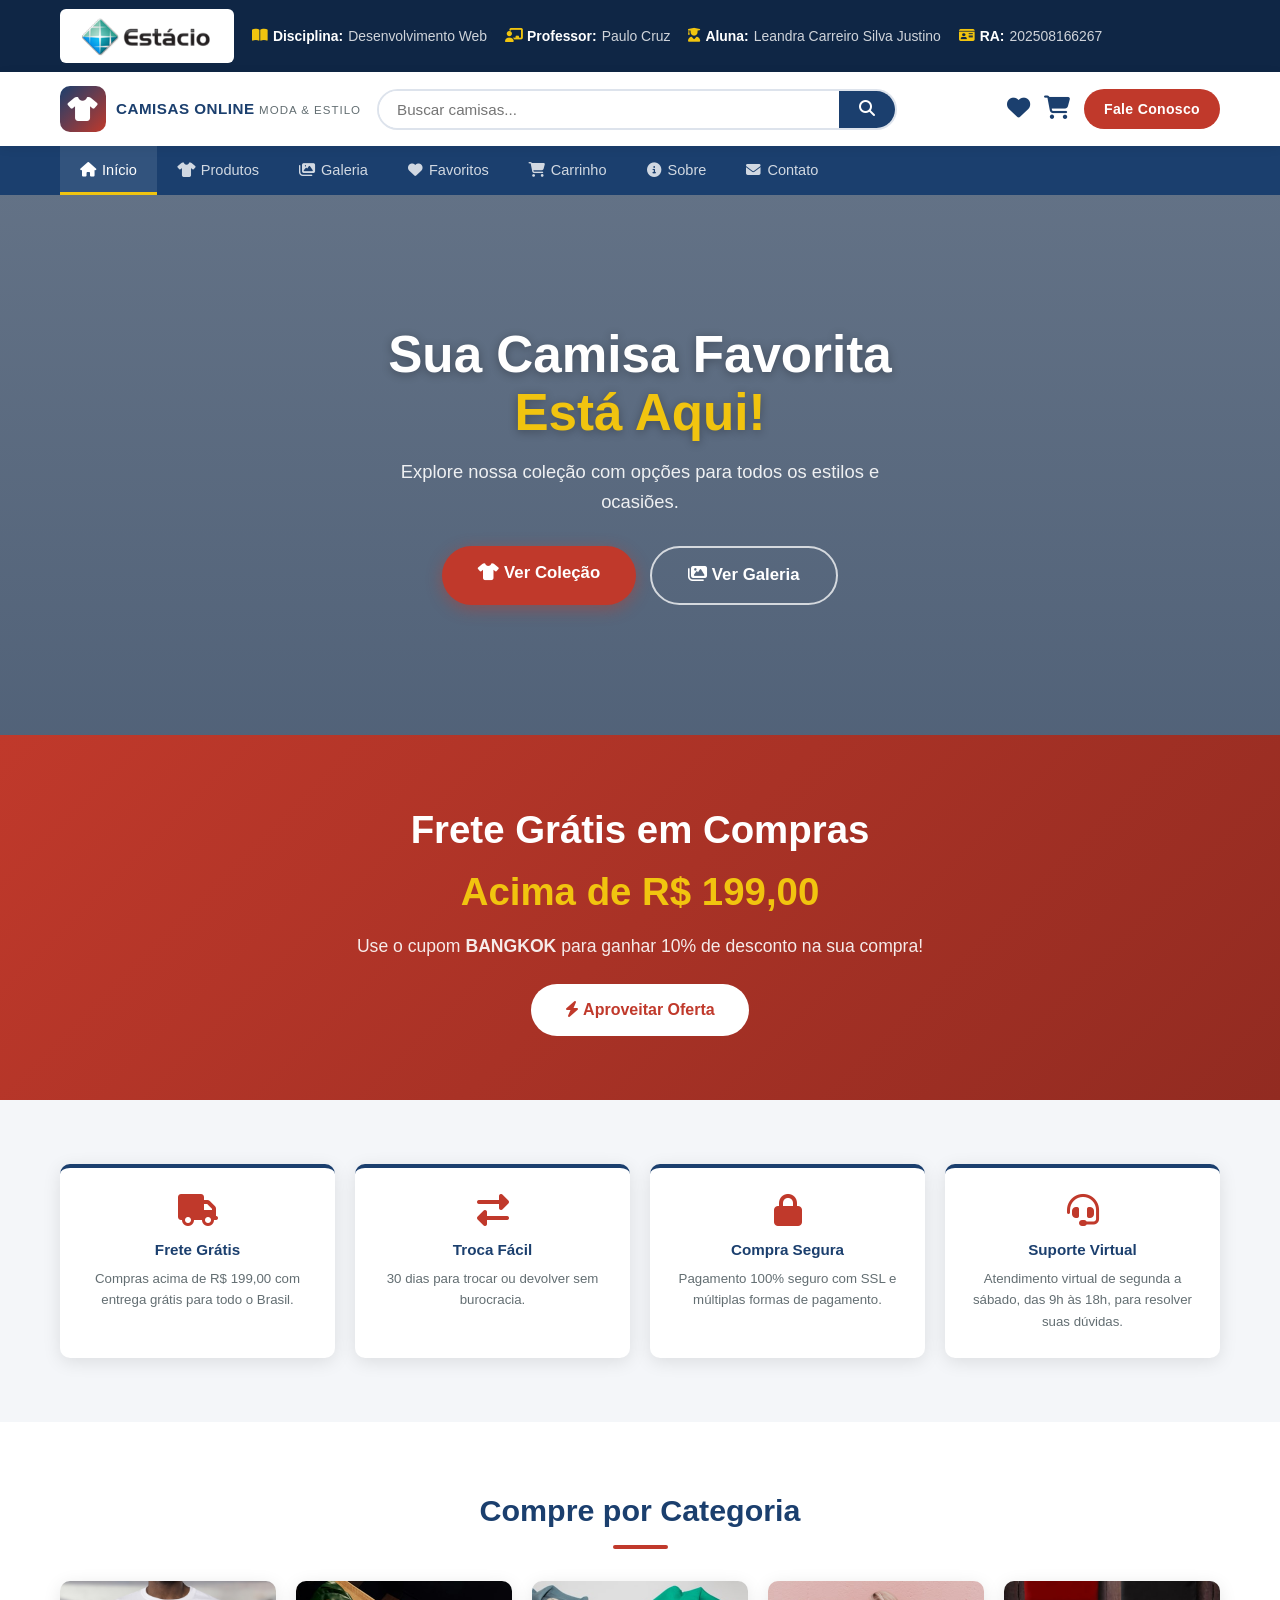
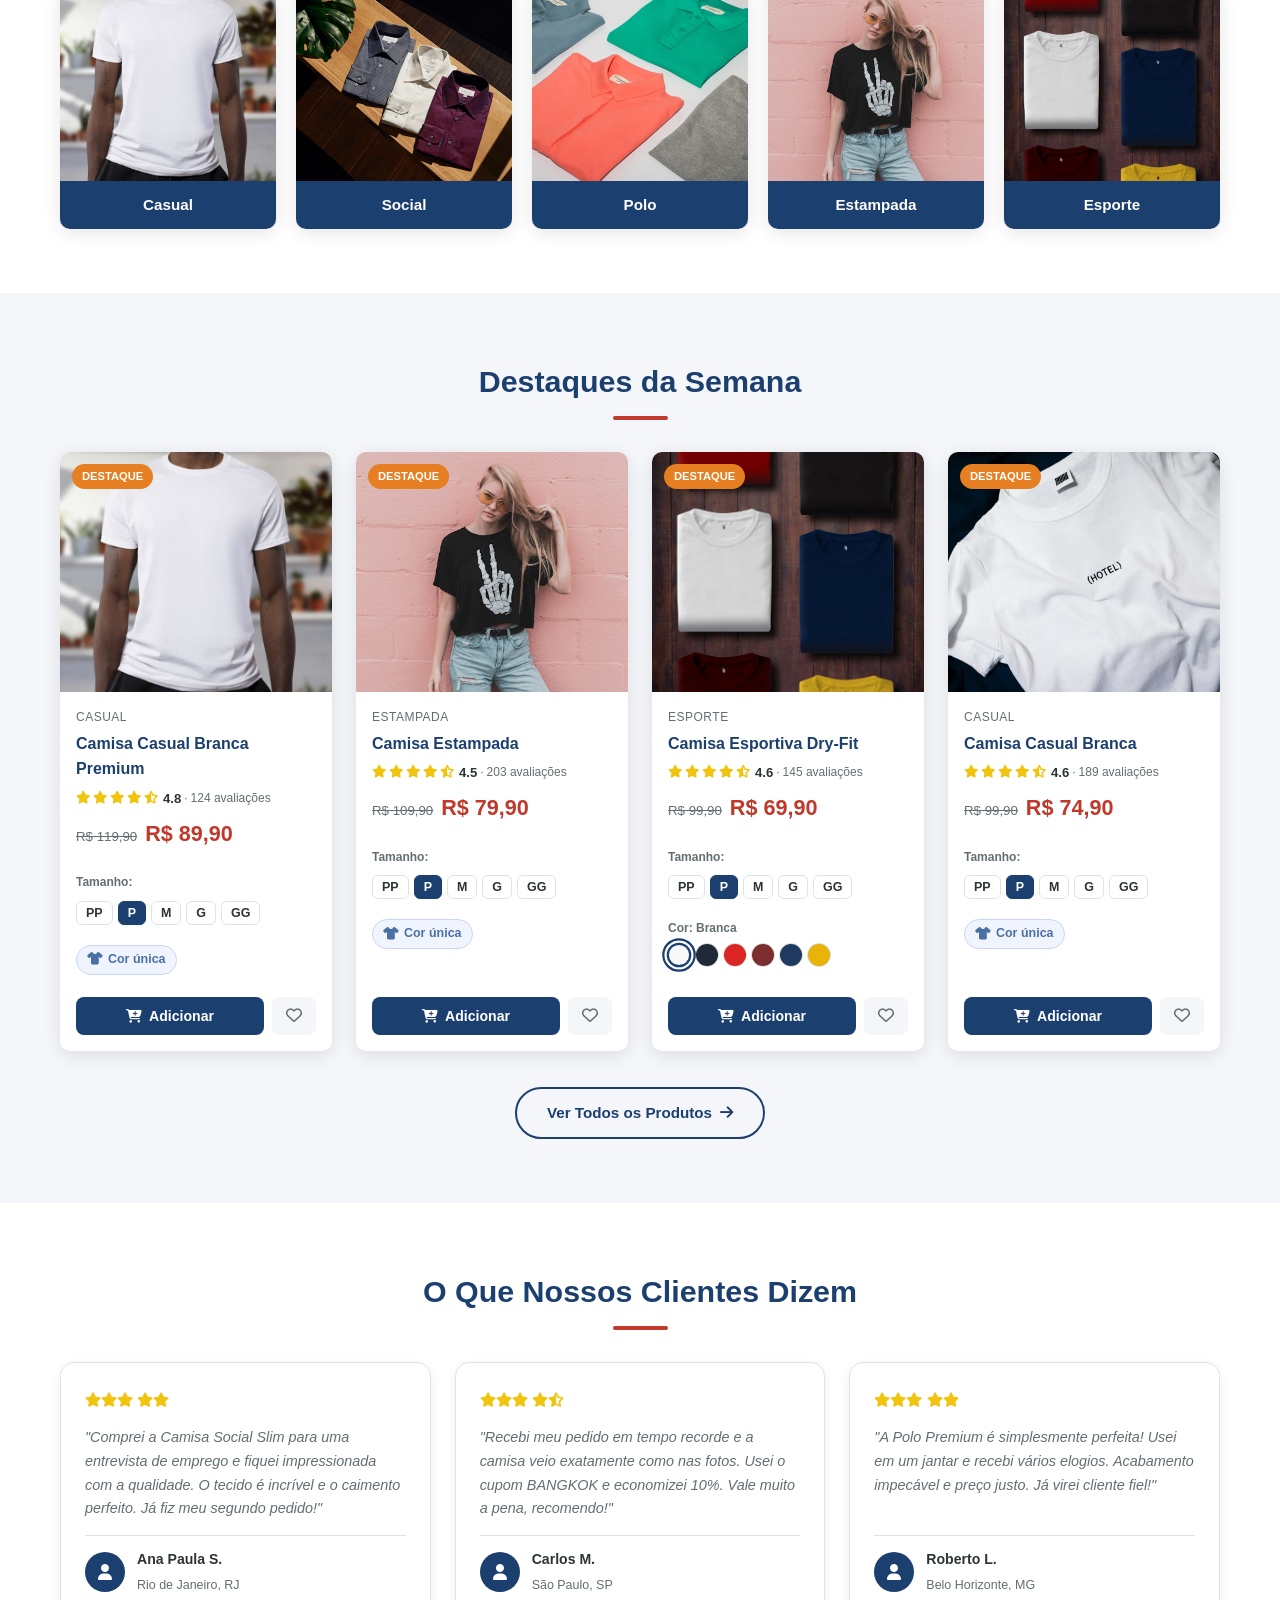
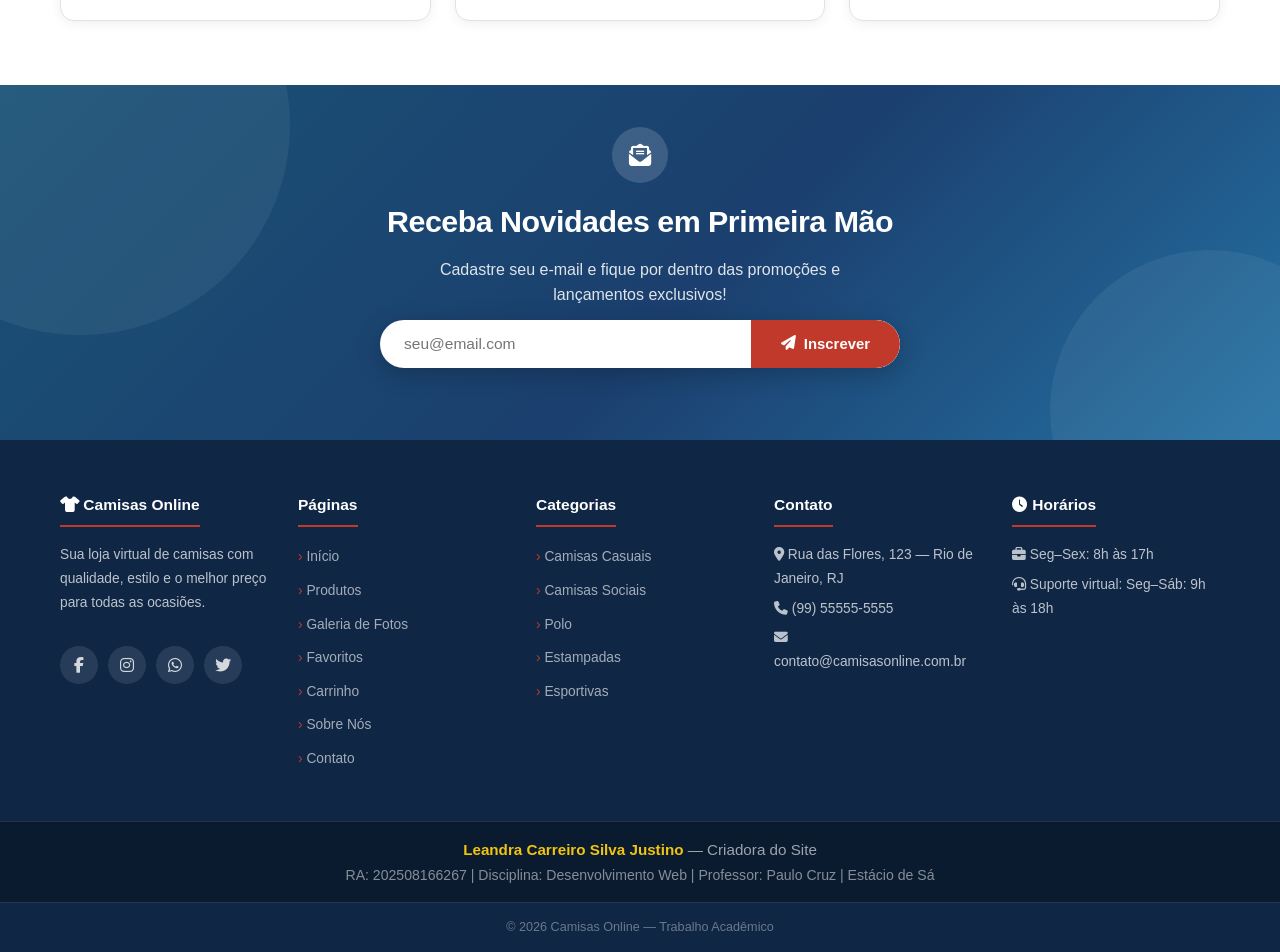
<file: index.html>
﻿<!DOCTYPE html>
<html lang="pt-BR">
<head>
  <meta charset="UTF-8" />
  <meta name="viewport" content="width=device-width, initial-scale=1.0" />
  
  <title>Camisas Online | Página Inicial</title>
  <link rel="stylesheet" href="css/style.css" />
  <link rel="stylesheet" href="https://cdnjs.cloudflare.com/ajax/libs/font-awesome/6.4.0/css/all.min.css" />
</head>
<body>

<!-- ═══════════════ BARRA ACADÊMICA ═══════════════ -->
<div class="barra-academica">
  <div class="container">
    <!-- Logo Estácio -->
    <div class="logo-estacio">
      <img src="images/estacio-logo.png" alt="Logo Estácio de Sá" class="logo-estacio-img" />
    </div>
    <!-- Dados Acadêmicos -->
    <div class="info-academica">
      <p><i class="fas fa-book-open"></i> <strong>Disciplina:</strong> Desenvolvimento Web</p>
      <p><i class="fas fa-chalkboard-teacher"></i> <strong>Professor:</strong> Paulo Cruz</p>
      <p><i class="fas fa-user-graduate"></i> <strong>Aluna:</strong> Leandra Carreiro Silva Justino</p>
      <p><i class="fas fa-id-card"></i> <strong>RA:</strong> 202508166267</p>
    </div>
  </div>
</div>

<!-- ═══════════════ HEADER PRINCIPAL ═══════════════ -->
<header class="header-principal">
  <div class="container header-flex">
    <div class="logo-site">
      <a href="index.html">
        <div class="logo-icone"><i class="fas fa-tshirt"></i></div>
        <div class="logo-texto">
          <span class="l1">CAMISAS ONLINE</span>
          <span class="l2">Moda &amp; Estilo</span>
        </div>
      </a>
    </div>
    <div class="busca-wrap">
      <input type="text" id="busca-header" placeholder="Buscar camisas..." />
      <button id="btn-busca-header"><i class="fas fa-search"></i></button>
    </div>
    <div class="header-acoes">
      <a href="pages/favoritos.html" class="icone-favoritos">
        <i class="fas fa-heart"></i>
        <span class="badge-favoritos">0</span>
      </a>
      <a href="pages/carrinho.html" class="icone-carrinho">
        <i class="fas fa-shopping-cart"></i>
        <span class="badge-carrinho">0</span>
      </a>
      <a href="pages/contato.html" class="btn-cta">Fale Conosco</a>
    </div>
  </div>
</header>

<!-- ═══════════════ NAVBAR ═══════════════ -->
<nav class="navbar">
  <div class="container">
    <ul class="nav-lista">
      <li><a href="index.html" class="ativo"><i class="fas fa-home"></i> Início</a></li>
      <li><a href="pages/produtos.html"><i class="fas fa-tshirt"></i> Produtos</a></li>
      <li><a href="pages/galeria.html"><i class="fas fa-images"></i> Galeria</a></li>
      <li><a href="pages/favoritos.html"><i class="fas fa-heart"></i> Favoritos</a></li>
      <li><a href="pages/carrinho.html"><i class="fas fa-shopping-cart"></i> Carrinho</a></li>
      <li><a href="pages/sobre.html"><i class="fas fa-info-circle"></i> Sobre</a></li>
      <li><a href="pages/contato.html"><i class="fas fa-envelope"></i> Contato</a></li>
    </ul>
  </div>
</nav>

<!-- ═══════════════ HERO ═══════════════ -->
<section class="hero">
  <div class="hero-conteudo">
    <h1>Sua Camisa Favorita<br><span>Está Aqui!</span></h1>
    <p>Explore nossa coleção com opções para todos os estilos e ocasiões.</p>
    <div class="hero-btns">
      <a href="pages/produtos.html" class="btn-hero-prim">
        <i class="fas fa-tshirt"></i> Ver Coleção
      </a>
      <a href="pages/galeria.html" class="btn-hero-sec">
        <i class="fas fa-images"></i> Ver Galeria
      </a>
    </div>
  </div>
</section>

<!-- ═══════════════ BANNER OFERTA ═══════════════ -->
<section class="banner-oferta">
  <div class="container">
    <h2>Frete Grátis em Compras<br><em>Acima de R$ 199,00</em></h2>
    <p>Use o cupom <strong>BANGKOK</strong> para ganhar 10% de desconto na sua compra!</p>
    <a href="pages/produtos.html" class="btn-oferta">
      <i class="fas fa-bolt"></i> Aproveitar Oferta
    </a>
  </div>
</section>

<!-- ═══════════════ VANTAGENS ═══════════════ -->
<section class="section bg-cinza">
  <div class="container">
    <div class="vantagens-grid">
      <div class="vantagem-card">
        <i class="fas fa-truck"></i>
        <h3>Frete Grátis</h3>
        <p>Compras acima de R$ 199,00 com entrega grátis para todo o Brasil.</p>
      </div>
      <div class="vantagem-card">
        <i class="fas fa-exchange-alt"></i>
        <h3>Troca Fácil</h3>
        <p>30 dias para trocar ou devolver sem burocracia.</p>
      </div>
      <div class="vantagem-card">
        <i class="fas fa-lock"></i>
        <h3>Compra Segura</h3>
        <p>Pagamento 100% seguro com SSL e múltiplas formas de pagamento.</p>
      </div>
      <div class="vantagem-card">
        <i class="fas fa-headset"></i>
        <h3>Suporte Virtual</h3>
        <p>Atendimento virtual de segunda a sábado, das 9h às 18h, para resolver suas dúvidas.</p>
      </div>
    </div>
  </div>
</section>

<!-- ═══════════════ CATEGORIAS ═══════════════ -->
<section class="section">
  <div class="container">
    <h2 class="titulo-secao">Compre por Categoria</h2>
    <div class="cats-grid">
      <div class="cat-item" onclick="sessionStorage.setItem('cat_pendente','casual');window.location='pages/produtos.html'">
        <div class="cat-foto" style="background-image:url('images/camisa-casual-branca-premium.jpg')"></div>
        <div class="cat-label">Casual</div>
      </div>
      <div class="cat-item" onclick="sessionStorage.setItem('cat_pendente','social');window.location='pages/produtos.html'">
        <div class="cat-foto" style="background-image:url('images/camisa-social-slim.jpg')"></div>
        <div class="cat-label">Social</div>
      </div>
      <div class="cat-item" onclick="sessionStorage.setItem('cat_pendente','polo');window.location='pages/produtos.html'">
        <div class="cat-foto" style="background-image:url('images/polo-classica.jpg')"></div>
        <div class="cat-label">Polo</div>
      </div>
      <div class="cat-item" onclick="sessionStorage.setItem('cat_pendente','estampada');window.location='pages/produtos.html'">
        <div class="cat-foto" style="background-image:url('images/camisa-estampada.jpg')"></div>
        <div class="cat-label">Estampada</div>
      </div>
      <div class="cat-item" onclick="sessionStorage.setItem('cat_pendente','esporte');window.location='pages/produtos.html'">
        <div class="cat-foto" style="background-image:url('images/camisa-esportiva-dry-fit.jpg')"></div>
        <div class="cat-label">Esporte</div>
      </div>
    </div>
  </div>
</section>

<!-- ═══════════════ PRODUTOS EM DESTAQUE ═══════════════ -->
<section class="section bg-cinza">
  <div class="container">
    <h2 class="titulo-secao">Destaques da Semana</h2>
    <div class="grid-produtos" id="destaques-grid"></div>
    <div class="centro">
      <a href="pages/produtos.html" class="btn-mais">
        Ver Todos os Produtos <i class="fas fa-arrow-right"></i>
      </a>
    </div>
  </div>
</section>

<!-- ═══════════════ DEPOIMENTOS ═══════════════ -->
<section class="section">
  <div class="container">
    <h2 class="titulo-secao">O Que Nossos Clientes Dizem</h2>
    <div class="depoimentos-grid">

      <div class="depoimento-card">
        <div class="depoimento-estrelas">
          <i class="fas fa-star"></i><i class="fas fa-star"></i><i class="fas fa-star"></i>
          <i class="fas fa-star"></i><i class="fas fa-star"></i>
        </div>
        <p class="depoimento-texto">"Comprei a Camisa Social Slim para uma entrevista de emprego e fiquei impressionada com a qualidade. O tecido é incrível e o caimento perfeito. Já fiz meu segundo pedido!"</p>
        <div class="depoimento-autor">
          <div class="depoimento-avatar"><i class="fas fa-user"></i></div>
          <div>
            <strong>Ana Paula S.</strong>
            <span>Rio de Janeiro, RJ</span>
          </div>
        </div>
      </div>

      <div class="depoimento-card">
        <div class="depoimento-estrelas">
          <i class="fas fa-star"></i><i class="fas fa-star"></i><i class="fas fa-star"></i>
          <i class="fas fa-star"></i><i class="fas fa-star-half-alt"></i>
        </div>
        <p class="depoimento-texto">"Recebi meu pedido em tempo recorde e a camisa veio exatamente como nas fotos. Usei o cupom BANGKOK e economizei 10%. Vale muito a pena, recomendo!"</p>
        <div class="depoimento-autor">
          <div class="depoimento-avatar"><i class="fas fa-user"></i></div>
          <div>
            <strong>Carlos M.</strong>
            <span>São Paulo, SP</span>
          </div>
        </div>
      </div>

      <div class="depoimento-card">
        <div class="depoimento-estrelas">
          <i class="fas fa-star"></i><i class="fas fa-star"></i><i class="fas fa-star"></i>
          <i class="fas fa-star"></i><i class="fas fa-star"></i>
        </div>
        <p class="depoimento-texto">"A Polo Premium é simplesmente perfeita! Usei em um jantar e recebi vários elogios. Acabamento impecável e preço justo. Já virei cliente fiel!"</p>
        <div class="depoimento-autor">
          <div class="depoimento-avatar"><i class="fas fa-user"></i></div>
          <div>
            <strong>Roberto L.</strong>
            <span>Belo Horizonte, MG</span>
          </div>
        </div>
      </div>

    </div>
  </div>
</section>

<!-- ═══════════════ NEWSLETTER ═══════════════ -->
<section class="newsletter-section">
  <div class="container newsletter-inner">
    <div class="newsletter-icone"><i class="fas fa-envelope-open-text"></i></div>
    <h3 class="newsletter-titulo">Receba Novidades em Primeira Mão</h3>
    <p class="newsletter-sub">Cadastre seu e-mail e fique por dentro das promoções e lançamentos exclusivos!</p>
    <div class="newsletter-form-wrap">
      <form class="newsletter-form" id="form-newsletter" onsubmit="return enviarNewsletter(event)">
        <div class="newsletter-campo">
          <input type="email" id="newsletter-email" placeholder="seu@email.com" required />
          <button type="submit"><i class="fas fa-paper-plane"></i> Inscrever</button>
        </div>
      </form>
      <p class="newsletter-msg" id="newsletter-msg"></p>
    </div>
  </div>
</section>

<!-- ═══════════════ FOOTER ═══════════════ -->
<footer class="footer">
  <div class="container footer-grid">
    <div class="footer-col">
      <h4><i class="fas fa-tshirt"></i> Camisas Online</h4>
      <p>Sua loja virtual de camisas com qualidade, estilo e o melhor preço para todas as ocasiões.</p>
      <br/>
      <div class="redes-sociais">
        <a href="#" title="Facebook"><i class="fab fa-facebook-f"></i></a>
        <a href="#" title="Instagram"><i class="fab fa-instagram"></i></a>
        <a href="#" title="WhatsApp"><i class="fab fa-whatsapp"></i></a>
        <a href="#" title="Twitter"><i class="fab fa-twitter"></i></a>
      </div>
    </div>
    <div class="footer-col">
      <h4>Páginas</h4>
      <ul>
        <li><a href="index.html">Início</a></li>
        <li><a href="pages/produtos.html">Produtos</a></li>
        <li><a href="pages/galeria.html">Galeria de Fotos</a></li>
        <li><a href="pages/favoritos.html">Favoritos</a></li>
        <li><a href="pages/carrinho.html">Carrinho</a></li>
        <li><a href="pages/sobre.html">Sobre Nós</a></li>
        <li><a href="pages/contato.html">Contato</a></li>
      </ul>
    </div>
    <div class="footer-col">
      <h4>Categorias</h4>
      <ul>
        <li><a href="pages/produtos.html" onclick="sessionStorage.setItem('cat_pendente','casual')">Camisas Casuais</a></li>
        <li><a href="pages/produtos.html" onclick="sessionStorage.setItem('cat_pendente','social')">Camisas Sociais</a></li>
        <li><a href="pages/produtos.html" onclick="sessionStorage.setItem('cat_pendente','polo')">Polo</a></li>
        <li><a href="pages/produtos.html" onclick="sessionStorage.setItem('cat_pendente','estampada')">Estampadas</a></li>
        <li><a href="pages/produtos.html" onclick="sessionStorage.setItem('cat_pendente','esporte')">Esportivas</a></li>
      </ul>
    </div>
    <div class="footer-col">
      <h4>Contato</h4>
      <p><i class="fas fa-map-marker-alt"></i> Rua das Flores, 123 — Rio de Janeiro, RJ</p>
      <p><i class="fas fa-phone"></i> (99) 55555-5555</p>
      <p><i class="fas fa-envelope"></i> contato@camisasonline.com.br</p>
    </div>
    <div class="footer-col">
      <h4><i class="fas fa-clock"></i> Horários</h4>
      <p><i class="fas fa-briefcase"></i> Seg–Sex: 8h às 17h</p>
      <p><i class="fas fa-headset"></i> Suporte virtual: Seg–Sáb: 9h às 18h</p>
    </div>
  </div>

  <!-- Créditos da Criadora -->
  <div class="footer-criadora">
    <strong>Leandra Carreiro Silva Justino</strong> — Criadora do Site
    <span class="ra">RA: 202508166267 | Disciplina: Desenvolvimento Web | Professor: Paulo Cruz | Estácio de Sá</span>
  </div>

  <div class="footer-copy">
    &copy; 2026 Camisas Online — Trabalho Acadêmico
  </div>
</footer>

<script src="js/main.js"></script>
<script src="js/carrinho.js"></script>
<script>
  carregarProdutos().then(() => renderizarDestaques());
  atualizarBadge();
  atualizarBadgeFavoritos();
  iniciarBuscaHeader();
</script>

</body>
</html>
</file>
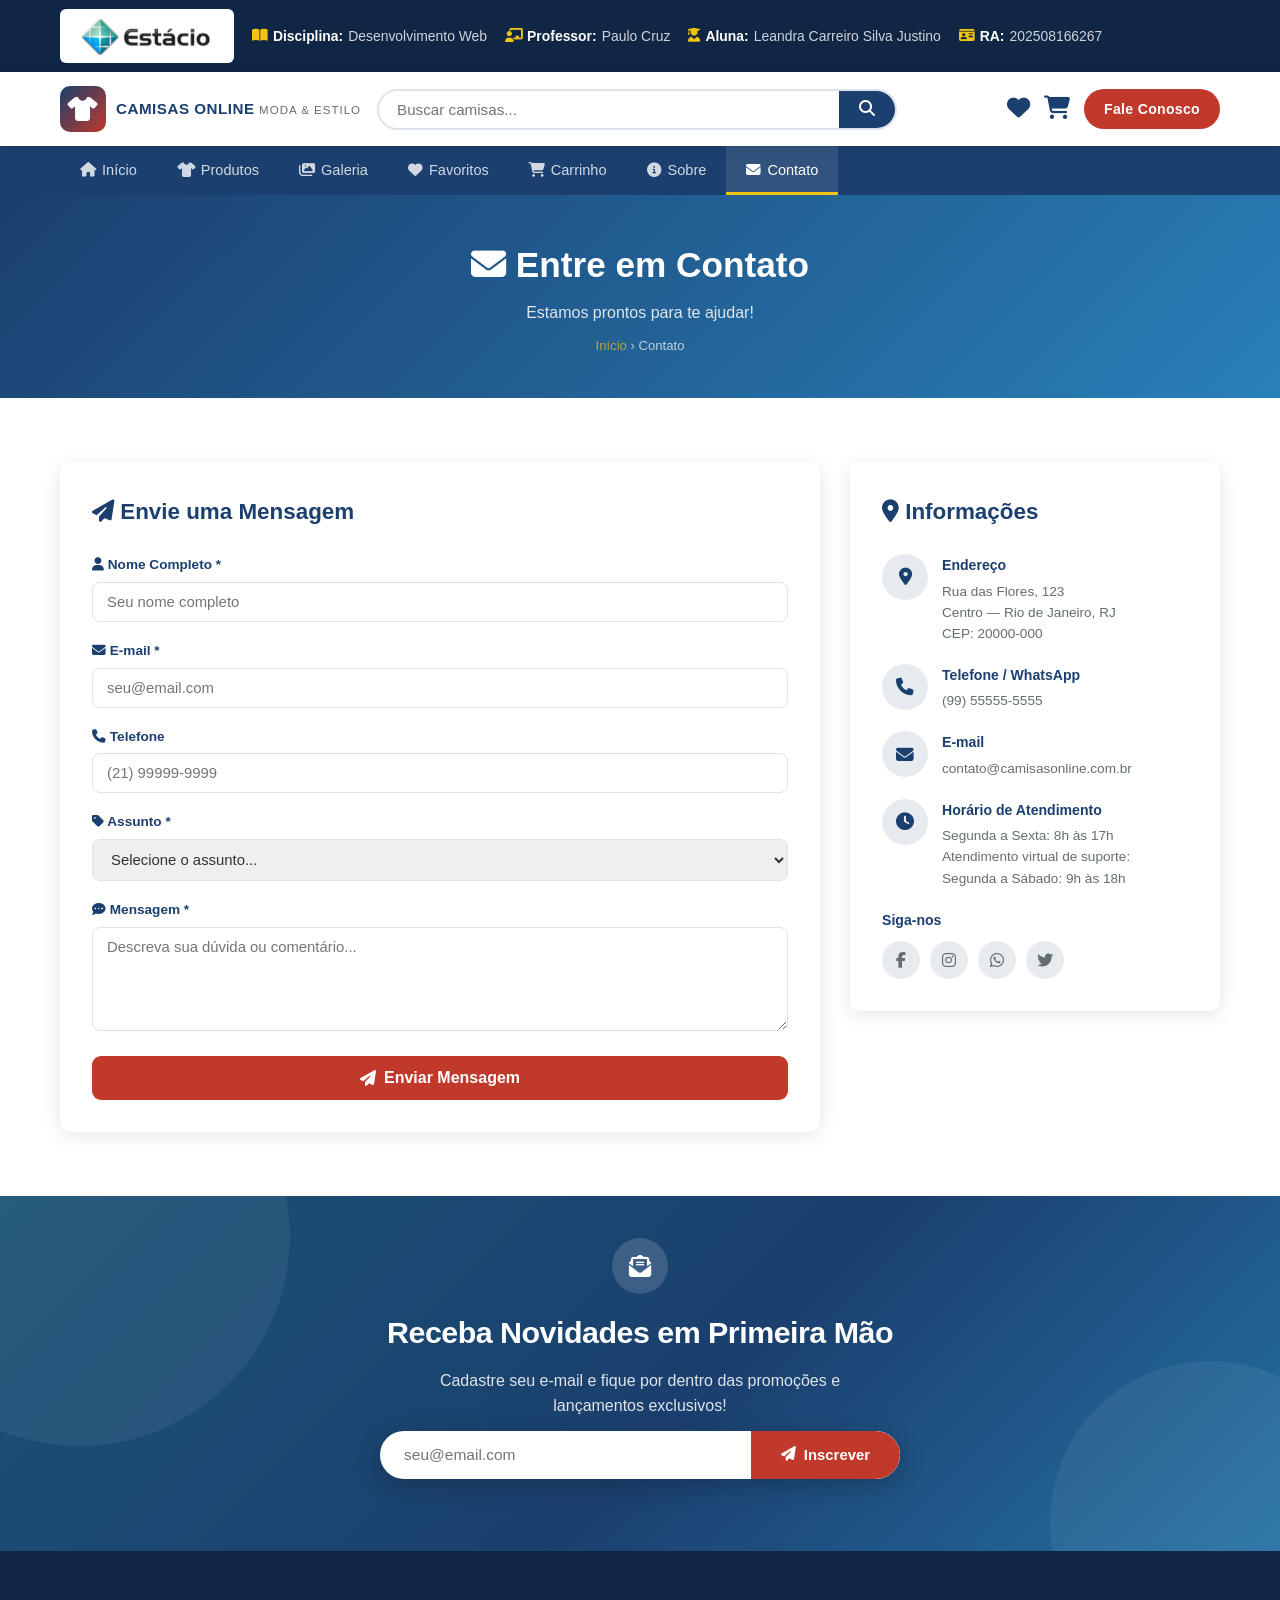
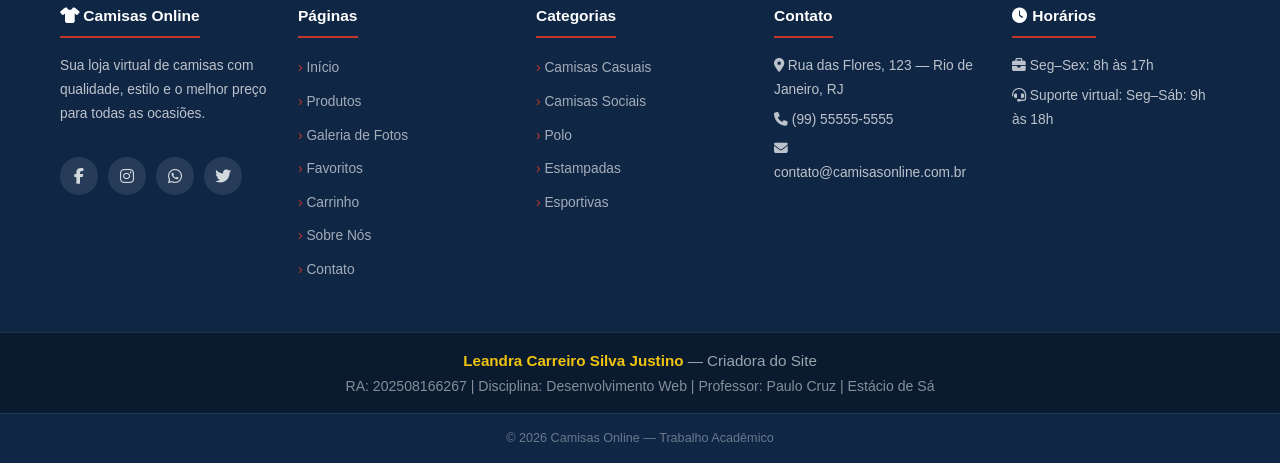
<file: pages/contato.html>
﻿<!DOCTYPE html>
<html lang="pt-BR">
<head>
  <meta charset="UTF-8" />
  <meta name="viewport" content="width=device-width, initial-scale=1.0" />
  
  <title>Camisas Online | Contato</title>
  <link rel="stylesheet" href="../css/style.css" />
  <link rel="stylesheet" href="https://cdnjs.cloudflare.com/ajax/libs/font-awesome/6.4.0/css/all.min.css" />
</head>
<body>

<!-- BARRA ACADÊMICA -->
<div class="barra-academica">
  <div class="container">
    <div class="logo-estacio">
      <img src="../images/estacio-logo.png" alt="Logo Estácio de Sá" class="logo-estacio-img" />
    </div>
    <div class="info-academica">
      <p><i class="fas fa-book-open"></i> <strong>Disciplina:</strong> Desenvolvimento Web</p>
      <p><i class="fas fa-chalkboard-teacher"></i> <strong>Professor:</strong> Paulo Cruz</p>
      <p><i class="fas fa-user-graduate"></i> <strong>Aluna:</strong> Leandra Carreiro Silva Justino</p>
      <p><i class="fas fa-id-card"></i> <strong>RA:</strong> 202508166267</p>
    </div>
  </div>
</div>

<!-- HEADER -->
<header class="header-principal">
  <div class="container header-flex">
    <div class="logo-site">
      <a href="../index.html">
        <div class="logo-icone"><i class="fas fa-tshirt"></i></div>
        <div class="logo-texto">
          <span class="l1">CAMISAS ONLINE</span>
          <span class="l2">Moda &amp; Estilo</span>
        </div>
      </a>
    </div>
    <div class="busca-wrap">
      <input type="text" id="busca-header" placeholder="Buscar camisas..." />
      <button id="btn-busca-header"><i class="fas fa-search"></i></button>
    </div>
    <div class="header-acoes">
      <a href="favoritos.html" class="icone-favoritos">
        <i class="fas fa-heart"></i>
        <span class="badge-favoritos">0</span>
      </a>
      <a href="carrinho.html" class="icone-carrinho">
        <i class="fas fa-shopping-cart"></i>
        <span class="badge-carrinho">0</span>
      </a>
      <a href="contato.html" class="btn-cta">Fale Conosco</a>
    </div>
  </div>
</header>

<!-- NAVBAR -->
<nav class="navbar">
  <div class="container">
    <ul class="nav-lista">
      <li><a href="../index.html"><i class="fas fa-home"></i> Início</a></li>
      <li><a href="produtos.html"><i class="fas fa-tshirt"></i> Produtos</a></li>
      <li><a href="galeria.html"><i class="fas fa-images"></i> Galeria</a></li>
      <li><a href="favoritos.html"><i class="fas fa-heart"></i> Favoritos</a></li>
      <li><a href="carrinho.html"><i class="fas fa-shopping-cart"></i> Carrinho</a></li>
      <li><a href="sobre.html"><i class="fas fa-info-circle"></i> Sobre</a></li>
      <li><a href="contato.html" class="ativo"><i class="fas fa-envelope"></i> Contato</a></li>
    </ul>
  </div>
</nav>

<!-- BANNER -->
<div class="banner-titulo">
  <div class="container">
    <h1><i class="fas fa-envelope"></i> Entre em Contato</h1>
    <p>Estamos prontos para te ajudar!</p>
    <div class="breadcrumb"><a href="../index.html">Início</a> &rsaquo; Contato</div>
  </div>
</div>

<!-- CONTEÚDO -->
<section class="section">
  <div class="container contato-wrap">

    <!-- FORMULÁRIO -->
    <div class="box-form">
      <h2><i class="fas fa-paper-plane"></i> Envie uma Mensagem</h2>

      <form id="form-contato" onsubmit="return validarForm(event)">

        <div class="campo-form">
          <label for="nome"><i class="fas fa-user"></i> Nome Completo *</label>
          <input type="text" id="nome" name="nome" placeholder="Seu nome completo" required />
          <span class="msg-erro" id="erro-nome"></span>
        </div>

        <div class="campo-form">
          <label for="email"><i class="fas fa-envelope"></i> E-mail *</label>
          <input type="email" id="email" name="email" placeholder="seu@email.com" required />
          <span class="msg-erro" id="erro-email"></span>
        </div>

        <div class="campo-form">
          <label for="telefone"><i class="fas fa-phone"></i> Telefone</label>
          <input type="tel" id="telefone" name="telefone"
                 placeholder="(21) 99999-9999"
                 oninput="mascaraTel(this)" maxlength="15" />
        </div>

        <div class="campo-form">
          <label for="assunto"><i class="fas fa-tag"></i> Assunto *</label>
          <select id="assunto" name="assunto" required>
            <option value="">Selecione o assunto...</option>
            <option value="pedido">Dúvida sobre pedido</option>
            <option value="troca">Troca ou devolução</option>
            <option value="produto">Informação sobre produto</option>
            <option value="pagamento">Problema com pagamento</option>
            <option value="outro">Outro</option>
          </select>
        </div>

        <div class="campo-form">
          <label for="mensagem"><i class="fas fa-comment-dots"></i> Mensagem *</label>
          <textarea id="mensagem" name="mensagem" rows="5"
                    placeholder="Descreva sua dúvida ou comentário..." required></textarea>
          <span class="msg-erro" id="erro-msg"></span>
        </div>

        <button type="submit" class="btn-enviar">
          <i class="fas fa-paper-plane"></i> Enviar Mensagem
        </button>
      </form>

      <!-- SUCESSO -->
      <div class="msg-sucesso-form" id="sucesso-form">
        <i class="fas fa-check-circle"></i>
        <h3>Mensagem Enviada!</h3>
        <p>Obrigado pelo contato. Retornaremos em até 24 horas úteis.</p>
      </div>
    </div>

    <!-- INFORMAÇÕES -->
    <div class="box-info-contato">
      <h2><i class="fas fa-map-marker-alt"></i> Informações</h2>

      <div class="card-info-contato">
        <div class="icone-info"><i class="fas fa-map-marker-alt"></i></div>
        <div>
          <h4>Endereço</h4>
          <p>Rua das Flores, 123<br>Centro — Rio de Janeiro, RJ<br>CEP: 20000-000</p>
        </div>
      </div>

      <div class="card-info-contato">
        <div class="icone-info"><i class="fas fa-phone"></i></div>
        <div>
          <h4>Telefone / WhatsApp</h4>
          <p>(99) 55555-5555</p>
        </div>
      </div>

      <div class="card-info-contato">
        <div class="icone-info"><i class="fas fa-envelope"></i></div>
        <div>
          <h4>E-mail</h4>
          <p>contato@camisasonline.com.br</p>
        </div>
      </div>

      <div class="card-info-contato">
        <div class="icone-info"><i class="fas fa-clock"></i></div>
        <div>
          <h4>Horário de Atendimento</h4>
          <p>Segunda a Sexta: 8h às 17h<br>Atendimento virtual de suporte: Segunda a Sábado: 9h às 18h</p>
        </div>
      </div>

      <div class="redes-sociais-contato">
        <h4>Siga-nos</h4>
        <div class="redes-sociais dark">
          <a href="#"><i class="fab fa-facebook-f"></i></a>
          <a href="#"><i class="fab fa-instagram"></i></a>
          <a href="#"><i class="fab fa-whatsapp"></i></a>
          <a href="#"><i class="fab fa-twitter"></i></a>
        </div>
      </div>
    </div>

  </div>
</section>

<!-- NEWSLETTER -->
<section class="newsletter-section">
  <div class="container newsletter-inner">
    <div class="newsletter-icone"><i class="fas fa-envelope-open-text"></i></div>
    <h3 class="newsletter-titulo">Receba Novidades em Primeira Mão</h3>
    <p class="newsletter-sub">Cadastre seu e-mail e fique por dentro das promoções e lançamentos exclusivos!</p>
    <div class="newsletter-form-wrap">
      <form class="newsletter-form" id="form-newsletter" onsubmit="return enviarNewsletter(event)">
        <div class="newsletter-campo">
          <input type="email" id="newsletter-email" placeholder="seu@email.com" required />
          <button type="submit"><i class="fas fa-paper-plane"></i> Inscrever</button>
        </div>
      </form>
      <p class="newsletter-msg" id="newsletter-msg"></p>
    </div>
  </div>
</section>

<!-- FOOTER -->
<footer class="footer">
  <div class="container footer-grid">
    <div class="footer-col">
      <h4><i class="fas fa-tshirt"></i> Camisas Online</h4>
      <p>Sua loja virtual de camisas com qualidade, estilo e o melhor preço para todas as ocasiões.</p>
      <br/>
      <div class="redes-sociais">
        <a href="#" title="Facebook"><i class="fab fa-facebook-f"></i></a>
        <a href="#" title="Instagram"><i class="fab fa-instagram"></i></a>
        <a href="#" title="WhatsApp"><i class="fab fa-whatsapp"></i></a>
        <a href="#" title="Twitter"><i class="fab fa-twitter"></i></a>
      </div>
    </div>
    <div class="footer-col">
      <h4>Páginas</h4>
      <ul>
        <li><a href="../index.html">Início</a></li>
        <li><a href="produtos.html">Produtos</a></li>
        <li><a href="galeria.html">Galeria de Fotos</a></li>
        <li><a href="favoritos.html">Favoritos</a></li>
        <li><a href="carrinho.html">Carrinho</a></li>
        <li><a href="sobre.html">Sobre Nós</a></li>
        <li><a href="contato.html">Contato</a></li>
      </ul>
    </div>
    <div class="footer-col">
      <h4>Categorias</h4>
      <ul>
        <li><a href="produtos.html" onclick="sessionStorage.setItem('cat_pendente','casual')">Camisas Casuais</a></li>
        <li><a href="produtos.html" onclick="sessionStorage.setItem('cat_pendente','social')">Camisas Sociais</a></li>
        <li><a href="produtos.html" onclick="sessionStorage.setItem('cat_pendente','polo')">Polo</a></li>
        <li><a href="produtos.html" onclick="sessionStorage.setItem('cat_pendente','estampada')">Estampadas</a></li>
        <li><a href="produtos.html" onclick="sessionStorage.setItem('cat_pendente','esporte')">Esportivas</a></li>
      </ul>
    </div>
    <div class="footer-col">
      <h4>Contato</h4>
      <p><i class="fas fa-map-marker-alt"></i> Rua das Flores, 123 — Rio de Janeiro, RJ</p>
      <p><i class="fas fa-phone"></i> (99) 55555-5555</p>
      <p><i class="fas fa-envelope"></i> contato@camisasonline.com.br</p>
    </div>
    <div class="footer-col">
      <h4><i class="fas fa-clock"></i> Horários</h4>
      <p><i class="fas fa-briefcase"></i> Seg–Sex: 8h às 17h</p>
      <p><i class="fas fa-headset"></i> Suporte virtual: Seg–Sáb: 9h às 18h</p>
    </div>
  </div>
  <div class="footer-criadora">
    <strong>Leandra Carreiro Silva Justino</strong> — Criadora do Site
    <span class="ra">RA: 202508166267 | Disciplina: Desenvolvimento Web | Professor: Paulo Cruz | Estácio de Sá</span>
  </div>
  <div class="footer-copy">&copy; 2026 Camisas Online — Trabalho Acadêmico</div>
</footer>

<script src="../js/main.js"></script>
<script src="../js/carrinho.js"></script>
<script>
  atualizarBadge();
  atualizarBadgeFavoritos();
  iniciarBuscaHeader();

  function mascaraTel(input) {
    let v = input.value.replace(/\D/g,'');
    if (v.length <= 10) v = v.replace(/(\d{2})(\d{4})(\d{0,4})/,'($1) $2-$3');
    else                v = v.replace(/(\d{2})(\d{5})(\d{0,4})/,'($1) $2-$3');
    input.value = v;
  }

  function validarForm(e) {
    e.preventDefault();
    let ok = true;
    const nome    = document.getElementById('nome').value.trim();
    const email   = document.getElementById('email').value.trim();
    const msg     = document.getElementById('mensagem').value.trim();
    const assunto = document.getElementById('assunto').value;

    document.getElementById('erro-nome').textContent  = '';
    document.getElementById('erro-email').textContent = '';
    document.getElementById('erro-msg').textContent   = '';

    const emailValido = /^[^\s@]+@[^\s@]+\.[^\s@]+$/.test(email);
    if (nome.length < 3)   { document.getElementById('erro-nome').textContent  = 'Nome muito curto.'; ok = false; }
    if (!emailValido)      { document.getElementById('erro-email').textContent = 'E-mail inválido.'; ok = false; }
    if (msg.length < 10)   { document.getElementById('erro-msg').textContent   = 'Mensagem muito curta.'; ok = false; }

    if (!ok) return false;

    // Envia para o PHP via fetch
    const btnEnviar = document.querySelector('.btn-enviar');
    btnEnviar.disabled = true;
    btnEnviar.innerHTML = '<i class="fas fa-spinner fa-spin"></i> Enviando...';

    const dados = new FormData(document.getElementById('form-contato'));

    fetch('../php/contato.php', {
      method: 'POST',
      headers: { 'X-Requested-With': 'XMLHttpRequest' },
      body: dados
    })
    .then(r => r.json())
    .then(res => {
      document.getElementById('form-contato').style.display = 'none';
      document.getElementById('sucesso-form').style.display = 'block';
    })
    .catch(() => {
      // Sem servidor PHP ativo: exibe sucesso de forma acadêmica
      document.getElementById('form-contato').style.display = 'none';
      document.getElementById('sucesso-form').style.display = 'block';
    });

    return false;
  }
</script>
</body>
</html>
</file>
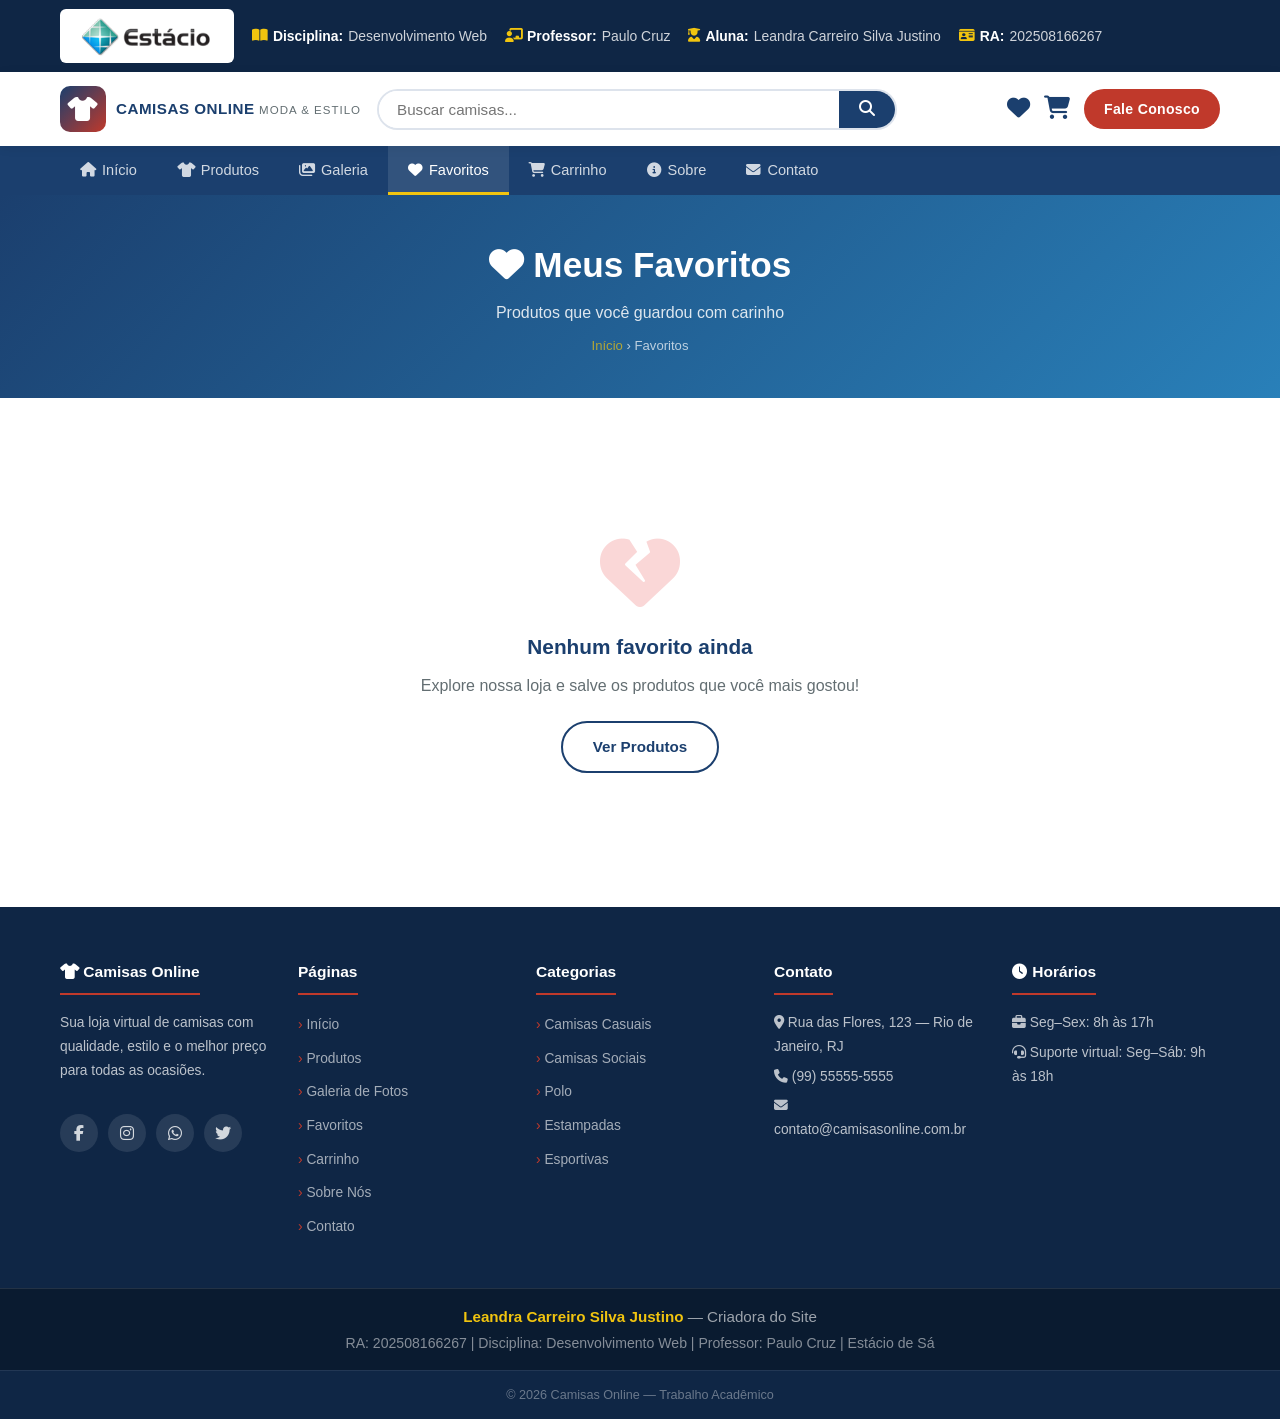
<file: pages/favoritos.html>
﻿<!DOCTYPE html>
<html lang="pt-BR">
<head>
  <meta charset="UTF-8" />
  <meta name="viewport" content="width=device-width, initial-scale=1.0" />
  
  <title>Camisas Online | Favoritos</title>
  <link rel="stylesheet" href="../css/style.css" />
  <link rel="stylesheet" href="https://cdnjs.cloudflare.com/ajax/libs/font-awesome/6.4.0/css/all.min.css" />
</head>
<body>

<!-- BARRA ACADÊMICA -->
<div class="barra-academica">
  <div class="container">
    <div class="logo-estacio">
      <img src="../images/estacio-logo.png" alt="Logo Estácio de Sá" class="logo-estacio-img" />
    </div>
    <div class="info-academica">
      <p><i class="fas fa-book-open"></i> <strong>Disciplina:</strong> Desenvolvimento Web</p>
      <p><i class="fas fa-chalkboard-teacher"></i> <strong>Professor:</strong> Paulo Cruz</p>
      <p><i class="fas fa-user-graduate"></i> <strong>Aluna:</strong> Leandra Carreiro Silva Justino</p>
      <p><i class="fas fa-id-card"></i> <strong>RA:</strong> 202508166267</p>
    </div>
  </div>
</div>

<!-- HEADER -->
<header class="header-principal">
  <div class="container header-flex">
    <div class="logo-site">
      <a href="../index.html">
        <div class="logo-icone"><i class="fas fa-tshirt"></i></div>
        <div class="logo-texto">
          <span class="l1">CAMISAS ONLINE</span>
          <span class="l2">Moda &amp; Estilo</span>
        </div>
      </a>
    </div>
    <div class="busca-wrap">
      <input type="text" id="busca-header" placeholder="Buscar camisas..." />
      <button id="btn-busca-header"><i class="fas fa-search"></i></button>
    </div>
    <div class="header-acoes">
      <a href="favoritos.html" class="icone-favoritos">
        <i class="fas fa-heart"></i>
        <span class="badge-favoritos">0</span>
      </a>
      <a href="carrinho.html" class="icone-carrinho">
        <i class="fas fa-shopping-cart"></i>
        <span class="badge-carrinho">0</span>
      </a>
      <a href="contato.html" class="btn-cta">Fale Conosco</a>
    </div>
  </div>
</header>

<!-- NAVBAR -->
<nav class="navbar">
  <div class="container">
    <ul class="nav-lista">
      <li><a href="../index.html"><i class="fas fa-home"></i> Início</a></li>
      <li><a href="produtos.html"><i class="fas fa-tshirt"></i> Produtos</a></li>
      <li><a href="galeria.html"><i class="fas fa-images"></i> Galeria</a></li>
      <li><a href="favoritos.html" class="ativo"><i class="fas fa-heart"></i> Favoritos</a></li>
      <li><a href="carrinho.html"><i class="fas fa-shopping-cart"></i> Carrinho</a></li>
      <li><a href="sobre.html"><i class="fas fa-info-circle"></i> Sobre</a></li>
      <li><a href="contato.html"><i class="fas fa-envelope"></i> Contato</a></li>
    </ul>
  </div>
</nav>

<!-- BANNER TÍTULO -->
<div class="banner-titulo">
  <div class="container">
    <h1><i class="fas fa-heart"></i> Meus Favoritos</h1>
    <p>Produtos que você guardou com carinho</p>
    <div class="breadcrumb"><a href="../index.html">Início</a> &rsaquo; Favoritos</div>
  </div>
</div>

<!-- FAVORITOS -->
<section class="section">
  <div class="container">

    <div id="favoritos-vazio" class="favoritos-vazio" style="display:none">
      <i class="fas fa-heart-broken"></i>
      <h3>Nenhum favorito ainda</h3>
      <p>Explore nossa loja e salve os produtos que você mais gostou!</p>
      <a href="produtos.html" class="btn-mais">Ver Produtos</a>
    </div>

    <div id="lista-favoritos" class="grid-produtos"></div>

  </div>
</section>


<!-- FOOTER -->
<footer class="footer">
  <div class="container footer-grid">
    <div class="footer-col">
      <h4><i class="fas fa-tshirt"></i> Camisas Online</h4>
      <p>Sua loja virtual de camisas com qualidade, estilo e o melhor preço para todas as ocasiões.</p>
      <br/>
      <div class="redes-sociais">
        <a href="#" title="Facebook"><i class="fab fa-facebook-f"></i></a>
        <a href="#" title="Instagram"><i class="fab fa-instagram"></i></a>
        <a href="#" title="WhatsApp"><i class="fab fa-whatsapp"></i></a>
        <a href="#" title="Twitter"><i class="fab fa-twitter"></i></a>
      </div>
    </div>
    <div class="footer-col">
      <h4>Páginas</h4>
      <ul>
        <li><a href="../index.html">Início</a></li>
        <li><a href="produtos.html">Produtos</a></li>
        <li><a href="galeria.html">Galeria de Fotos</a></li>
        <li><a href="favoritos.html">Favoritos</a></li>
        <li><a href="carrinho.html">Carrinho</a></li>
        <li><a href="sobre.html">Sobre Nós</a></li>
        <li><a href="contato.html">Contato</a></li>
      </ul>
    </div>
    <div class="footer-col">
      <h4>Categorias</h4>
      <ul>
        <li><a href="produtos.html" onclick="sessionStorage.setItem('cat_pendente','casual')">Camisas Casuais</a></li>
        <li><a href="produtos.html" onclick="sessionStorage.setItem('cat_pendente','social')">Camisas Sociais</a></li>
        <li><a href="produtos.html" onclick="sessionStorage.setItem('cat_pendente','polo')">Polo</a></li>
        <li><a href="produtos.html" onclick="sessionStorage.setItem('cat_pendente','estampada')">Estampadas</a></li>
        <li><a href="produtos.html" onclick="sessionStorage.setItem('cat_pendente','esporte')">Esportivas</a></li>
      </ul>
    </div>
    <div class="footer-col">
      <h4>Contato</h4>
      <p><i class="fas fa-map-marker-alt"></i> Rua das Flores, 123 — Rio de Janeiro, RJ</p>
      <p><i class="fas fa-phone"></i> (99) 55555-5555</p>
      <p><i class="fas fa-envelope"></i> contato@camisasonline.com.br</p>
    </div>
    <div class="footer-col">
      <h4><i class="fas fa-clock"></i> Horários</h4>
      <p><i class="fas fa-briefcase"></i> Seg–Sex: 8h às 17h</p>
      <p><i class="fas fa-headset"></i> Suporte virtual: Seg–Sáb: 9h às 18h</p>
    </div>
  </div>
  <div class="footer-criadora">
    <strong>Leandra Carreiro Silva Justino</strong> — Criadora do Site
    <span class="ra">RA: 202508166267 | Disciplina: Desenvolvimento Web | Professor: Paulo Cruz | Estácio de Sá</span>
  </div>
  <div class="footer-copy">&copy; 2026 Camisas Online — Trabalho Acadêmico</div>
</footer>

<script src="../js/main.js"></script>
<script src="../js/carrinho.js"></script>
<script>
  carregarProdutos().then(() => renderizarFavoritos());
  atualizarBadge();
  atualizarBadgeFavoritos();
  iniciarBuscaHeader();
</script>
</body>
</html>
</file>
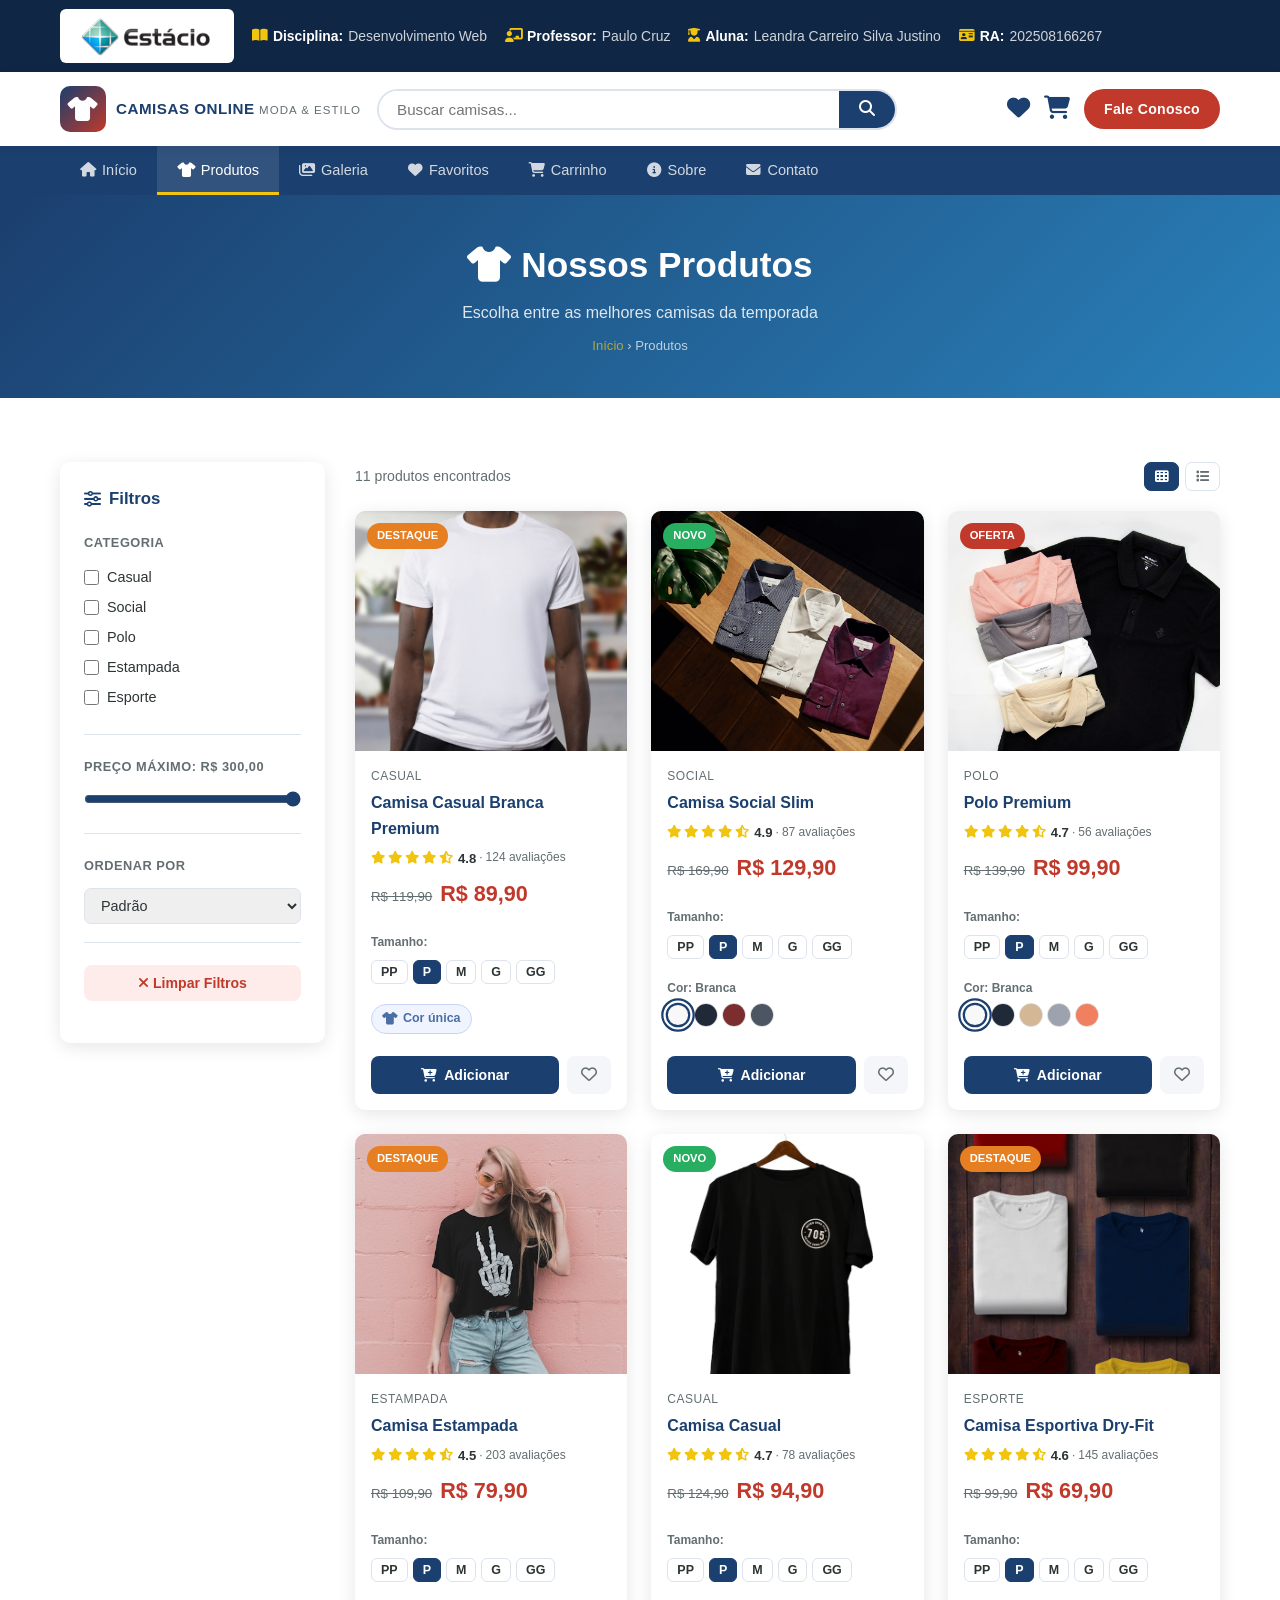
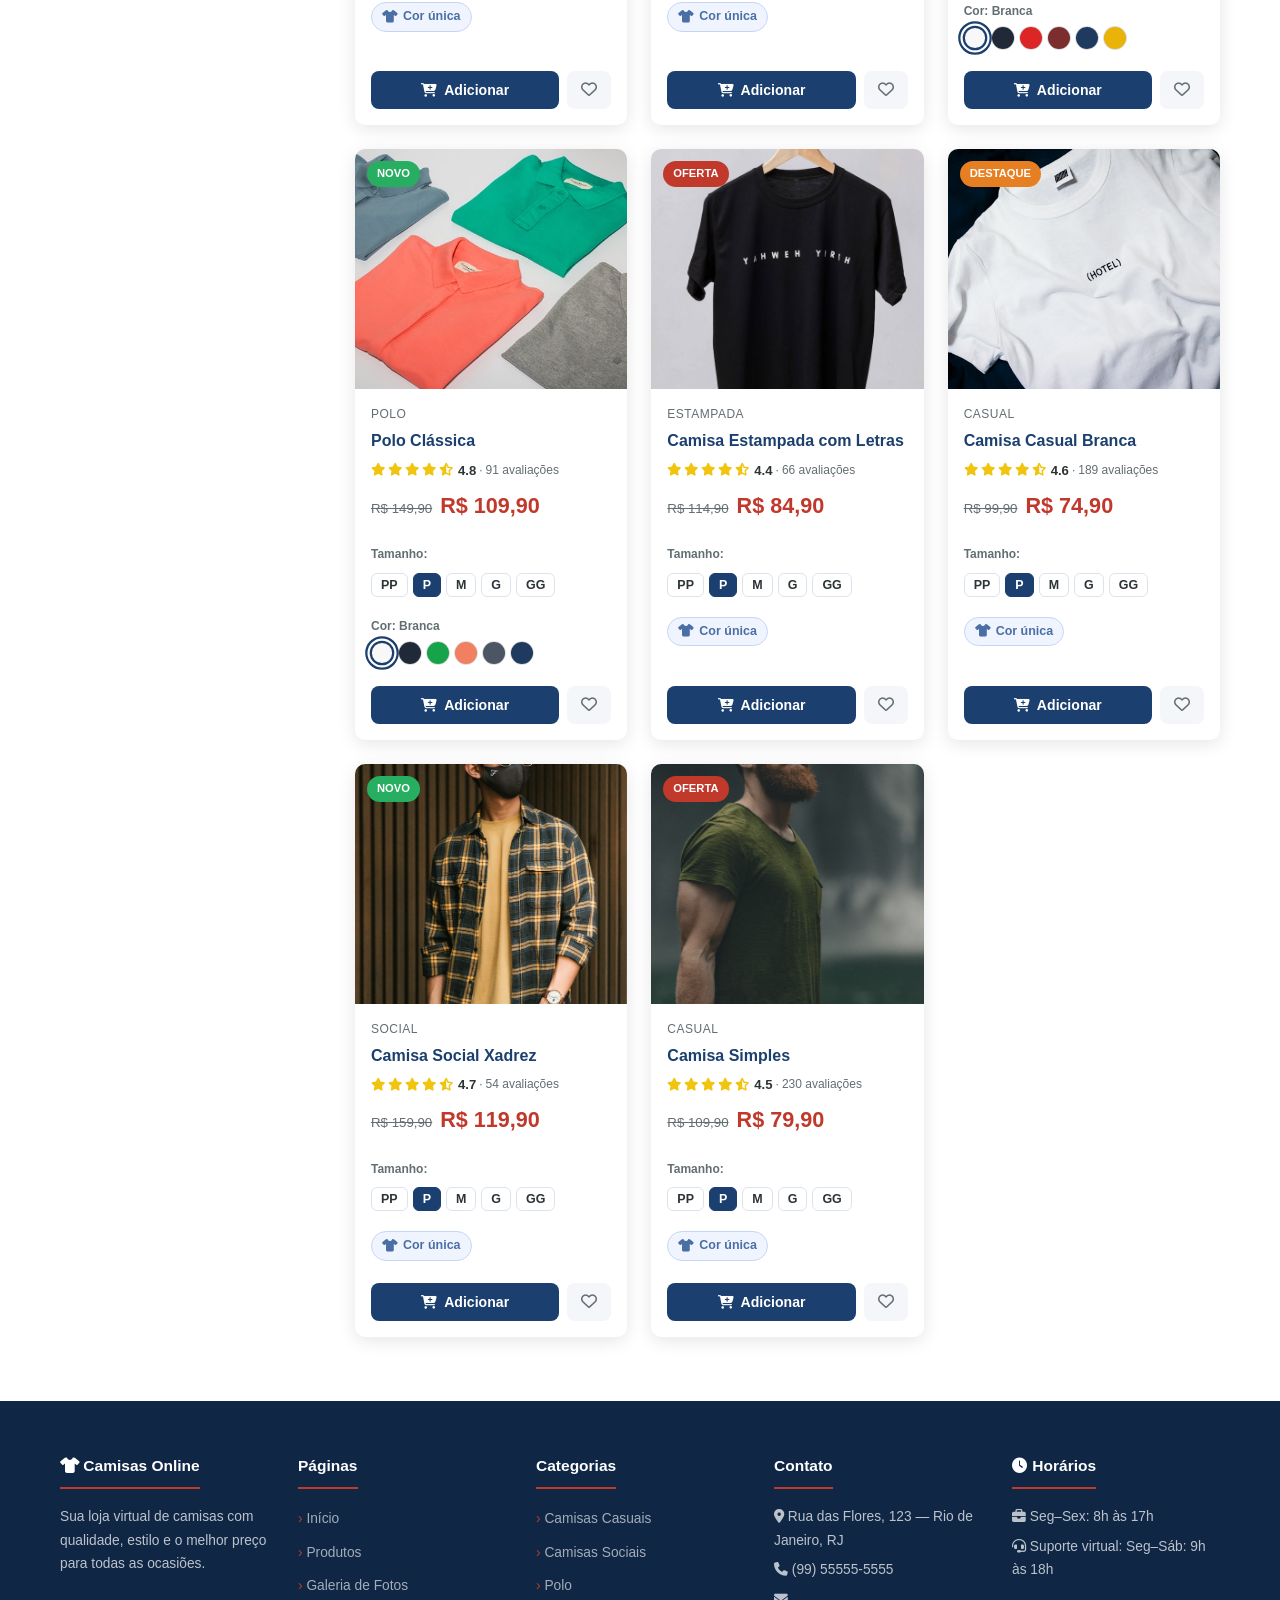
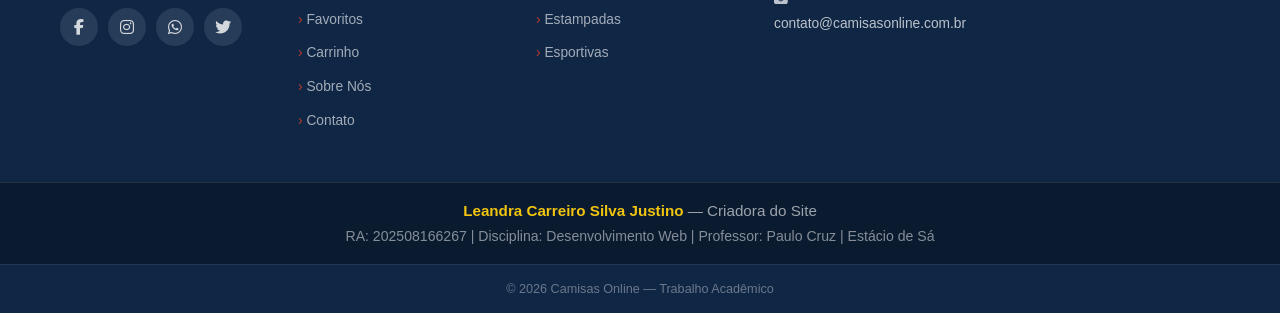
<file: pages/produtos.html>
﻿<!DOCTYPE html>
<html lang="pt-BR">
<head>
  <meta charset="UTF-8" />
  <meta name="viewport" content="width=device-width, initial-scale=1.0" />
  
  <title>Camisas Online | Produtos</title>
  <link rel="stylesheet" href="../css/style.css" />
  <link rel="stylesheet" href="https://cdnjs.cloudflare.com/ajax/libs/font-awesome/6.4.0/css/all.min.css" />
</head>
<body>

<!-- BARRA ACADÊMICA -->
<div class="barra-academica">
  <div class="container">
    <div class="logo-estacio">
      <img src="../images/estacio-logo.png" alt="Logo Estácio de Sá" class="logo-estacio-img" />
    </div>
    <div class="info-academica">
      <p><i class="fas fa-book-open"></i> <strong>Disciplina:</strong> Desenvolvimento Web</p>
      <p><i class="fas fa-chalkboard-teacher"></i> <strong>Professor:</strong> Paulo Cruz</p>
      <p><i class="fas fa-user-graduate"></i> <strong>Aluna:</strong> Leandra Carreiro Silva Justino</p>
      <p><i class="fas fa-id-card"></i> <strong>RA:</strong> 202508166267</p>
    </div>
  </div>
</div>

<!-- HEADER -->
<header class="header-principal">
  <div class="container header-flex">
    <div class="logo-site">
      <a href="../index.html">
        <div class="logo-icone"><i class="fas fa-tshirt"></i></div>
        <div class="logo-texto">
          <span class="l1">CAMISAS ONLINE</span>
          <span class="l2">Moda &amp; Estilo</span>
        </div>
      </a>
    </div>
    <div class="busca-wrap">
      <input type="text" id="busca-input" placeholder="Buscar camisas..."
             oninput="filtroAtivo.busca=this.value;renderizarTodos()"
             onkeydown="if(event.key==='Enter'){filtroAtivo.busca=this.value;renderizarTodos()}" />
      <button onclick="filtroAtivo.busca=document.getElementById('busca-input').value;renderizarTodos()"><i class="fas fa-search"></i></button>
    </div>
    <div class="header-acoes">
      <a href="favoritos.html" class="icone-favoritos">
        <i class="fas fa-heart"></i>
        <span class="badge-favoritos">0</span>
      </a>
      <a href="carrinho.html" class="icone-carrinho">
        <i class="fas fa-shopping-cart"></i>
        <span class="badge-carrinho">0</span>
      </a>
      <a href="contato.html" class="btn-cta">Fale Conosco</a>
    </div>
  </div>
</header>

<!-- NAVBAR -->
<nav class="navbar">
  <div class="container">
    <ul class="nav-lista">
      <li><a href="../index.html"><i class="fas fa-home"></i> Início</a></li>
      <li><a href="produtos.html" class="ativo"><i class="fas fa-tshirt"></i> Produtos</a></li>
      <li><a href="galeria.html"><i class="fas fa-images"></i> Galeria</a></li>
      <li><a href="favoritos.html"><i class="fas fa-heart"></i> Favoritos</a></li>
      <li><a href="carrinho.html"><i class="fas fa-shopping-cart"></i> Carrinho</a></li>
      <li><a href="sobre.html"><i class="fas fa-info-circle"></i> Sobre</a></li>
      <li><a href="contato.html"><i class="fas fa-envelope"></i> Contato</a></li>
    </ul>
  </div>
</nav>

<!-- TÍTULO DA PÁGINA -->
<div class="banner-titulo">
  <div class="container">
    <h1><i class="fas fa-tshirt"></i> Nossos Produtos</h1>
    <p>Escolha entre as melhores camisas da temporada</p>
    <div class="breadcrumb">
      <a href="../index.html">Início</a> &rsaquo; Produtos
    </div>
  </div>
</div>

<!-- LOJA -->
<section class="section">
  <div class="container loja-wrap">

    <!-- SIDEBAR -->
    <aside class="sidebar-filtros">
      <h3><i class="fas fa-sliders-h"></i> Filtros</h3>

      <div class="grupo-filtro">
        <h4>Categoria</h4>
        <label><input type="checkbox" value="casual"    onchange="aplicarFiltros()"> Casual</label>
        <label><input type="checkbox" value="social"    onchange="aplicarFiltros()"> Social</label>
        <label><input type="checkbox" value="polo"      onchange="aplicarFiltros()"> Polo</label>
        <label><input type="checkbox" value="estampada" onchange="aplicarFiltros()"> Estampada</label>
        <label><input type="checkbox" value="esporte"   onchange="aplicarFiltros()"> Esporte</label>
      </div>

      <div class="grupo-filtro">
        <h4>Preço máximo: <span id="preco-display">R$ 300,00</span></h4>
        <input type="range" id="range-preco" min="30" max="300" value="300"
               oninput="atualizarPreco(this.value)" />
      </div>

      <div class="grupo-filtro">
        <h4>Ordenar por</h4>
        <select id="select-ordem" onchange="aplicarFiltros()">
          <option value="padrao">Padrão</option>
          <option value="menor">Menor preço</option>
          <option value="maior">Maior preço</option>
          <option value="nome">Nome A–Z</option>
        </select>
      </div>

      <div class="grupo-filtro">
        <button class="btn-limpar-filtros" onclick="limparFiltros()">
          <i class="fas fa-times"></i> Limpar Filtros
        </button>
      </div>
    </aside>

    <!-- LISTA -->
    <main>
      <div class="barra-resultados">
        <span id="total-resultados"></span>
        <div class="toggle-view">
          <button id="btn-grid" class="ativo" onclick="toggleView('grid')" title="Grade"><i class="fas fa-th"></i></button>
          <button id="btn-lista" onclick="toggleView('lista')" title="Lista"><i class="fas fa-list"></i></button>
        </div>
      </div>
      <div class="grid-produtos" id="lista-produtos"></div>
    </main>

  </div>
</section>


<!-- FOOTER -->
<footer class="footer">
  <div class="container footer-grid">
    <div class="footer-col">
      <h4><i class="fas fa-tshirt"></i> Camisas Online</h4>
      <p>Sua loja virtual de camisas com qualidade, estilo e o melhor preço para todas as ocasiões.</p>
      <br/>
      <div class="redes-sociais">
        <a href="#" title="Facebook"><i class="fab fa-facebook-f"></i></a>
        <a href="#" title="Instagram"><i class="fab fa-instagram"></i></a>
        <a href="#" title="WhatsApp"><i class="fab fa-whatsapp"></i></a>
        <a href="#" title="Twitter"><i class="fab fa-twitter"></i></a>
      </div>
    </div>
    <div class="footer-col">
      <h4>Páginas</h4>
      <ul>
        <li><a href="../index.html">Início</a></li>
        <li><a href="produtos.html">Produtos</a></li>
        <li><a href="galeria.html">Galeria de Fotos</a></li>
        <li><a href="favoritos.html">Favoritos</a></li>
        <li><a href="carrinho.html">Carrinho</a></li>
        <li><a href="sobre.html">Sobre Nós</a></li>
        <li><a href="contato.html">Contato</a></li>
      </ul>
    </div>
    <div class="footer-col">
      <h4>Categorias</h4>
      <ul>
        <li><a href="produtos.html" onclick="sessionStorage.setItem('cat_pendente','casual')">Camisas Casuais</a></li>
        <li><a href="produtos.html" onclick="sessionStorage.setItem('cat_pendente','social')">Camisas Sociais</a></li>
        <li><a href="produtos.html" onclick="sessionStorage.setItem('cat_pendente','polo')">Polo</a></li>
        <li><a href="produtos.html" onclick="sessionStorage.setItem('cat_pendente','estampada')">Estampadas</a></li>
        <li><a href="produtos.html" onclick="sessionStorage.setItem('cat_pendente','esporte')">Esportivas</a></li>
      </ul>
    </div>
    <div class="footer-col">
      <h4>Contato</h4>
      <p><i class="fas fa-map-marker-alt"></i> Rua das Flores, 123 — Rio de Janeiro, RJ</p>
      <p><i class="fas fa-phone"></i> (99) 55555-5555</p>
      <p><i class="fas fa-envelope"></i> contato@camisasonline.com.br</p>
    </div>
    <div class="footer-col">
      <h4><i class="fas fa-clock"></i> Horários</h4>
      <p><i class="fas fa-briefcase"></i> Seg–Sex: 8h às 17h</p>
      <p><i class="fas fa-headset"></i> Suporte virtual: Seg–Sáb: 9h às 18h</p>
    </div>
  </div>
  <div class="footer-criadora">
    <strong>Leandra Carreiro Silva Justino</strong> — Criadora do Site
    <span class="ra">RA: 202508166267 | Disciplina: Desenvolvimento Web | Professor: Paulo Cruz | Estácio de Sá</span>
  </div>
  <div class="footer-copy">&copy; 2026 Camisas Online — Trabalho Acadêmico</div>
</footer>

<script src="../js/main.js"></script>
<script src="../js/carrinho.js"></script>
<script>
  // Checar parâmetros da URL
  const params = new URLSearchParams(window.location.search);
  if (params.get('cat')) {
    filtroAtivo.cats = [params.get('cat')];
    document.querySelectorAll('.grupo-filtro input[type="checkbox"]').forEach(c => {
      if (c.value === params.get('cat')) c.checked = true;
    });
  }
  if (params.get('busca')) {
    filtroAtivo.busca = params.get('busca');
    const bi = document.getElementById('busca-input');
    if (bi) bi.value = params.get('busca');
  }
  const buscaPendente = sessionStorage.getItem('busca_pendente');
  if (buscaPendente) {
    filtroAtivo.busca = buscaPendente;
    const bi = document.getElementById('busca-input');
    if (bi) bi.value = buscaPendente;
    sessionStorage.removeItem('busca_pendente');
  }
  const catPendente = sessionStorage.getItem('cat_pendente');
  if (catPendente) {
    filtroAtivo.cats = [catPendente];
    document.querySelectorAll('.grupo-filtro input[type="checkbox"]').forEach(c => {
      if (c.value === catPendente) c.checked = true;
    });
    sessionStorage.removeItem('cat_pendente');
  }
  carregarProdutos().then(() => renderizarTodos());
  atualizarBadge();
  atualizarBadgeFavoritos();
  iniciarBuscaHeader();
</script>
</body>
</html>
</file>
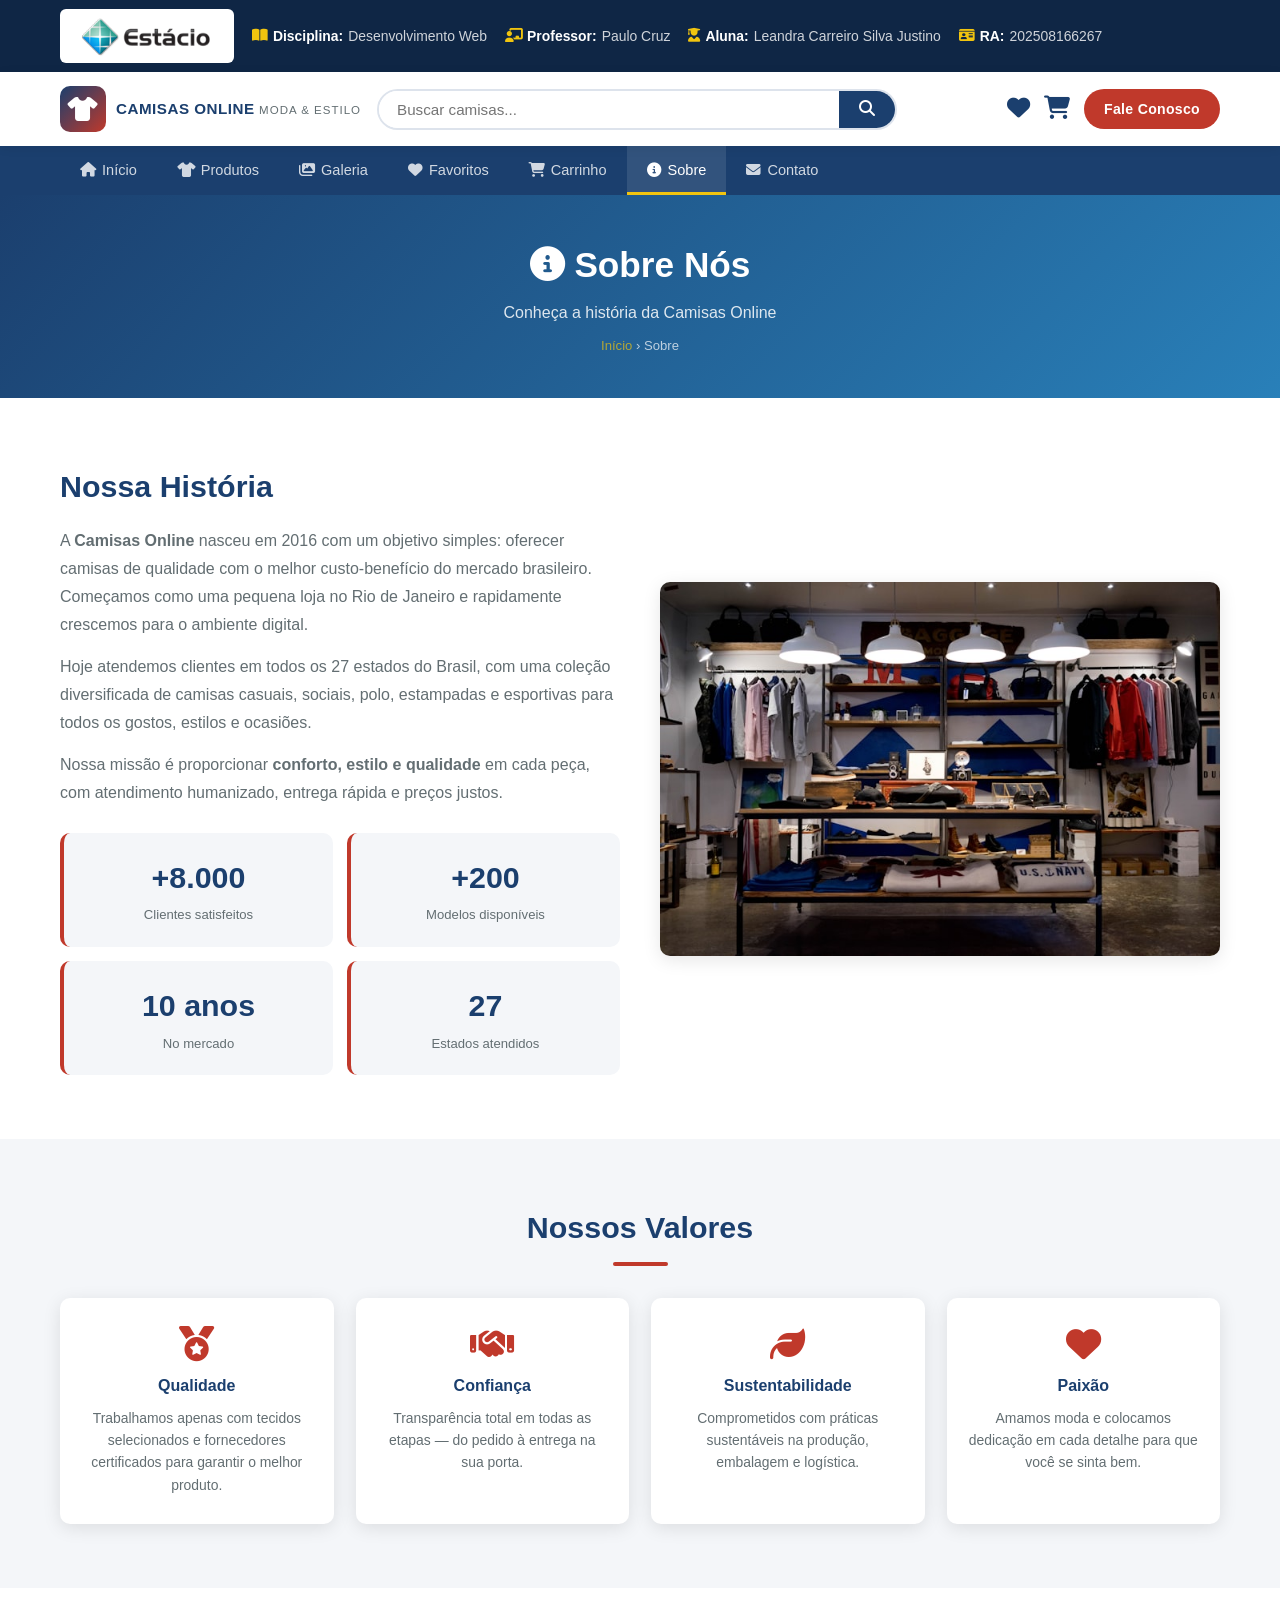
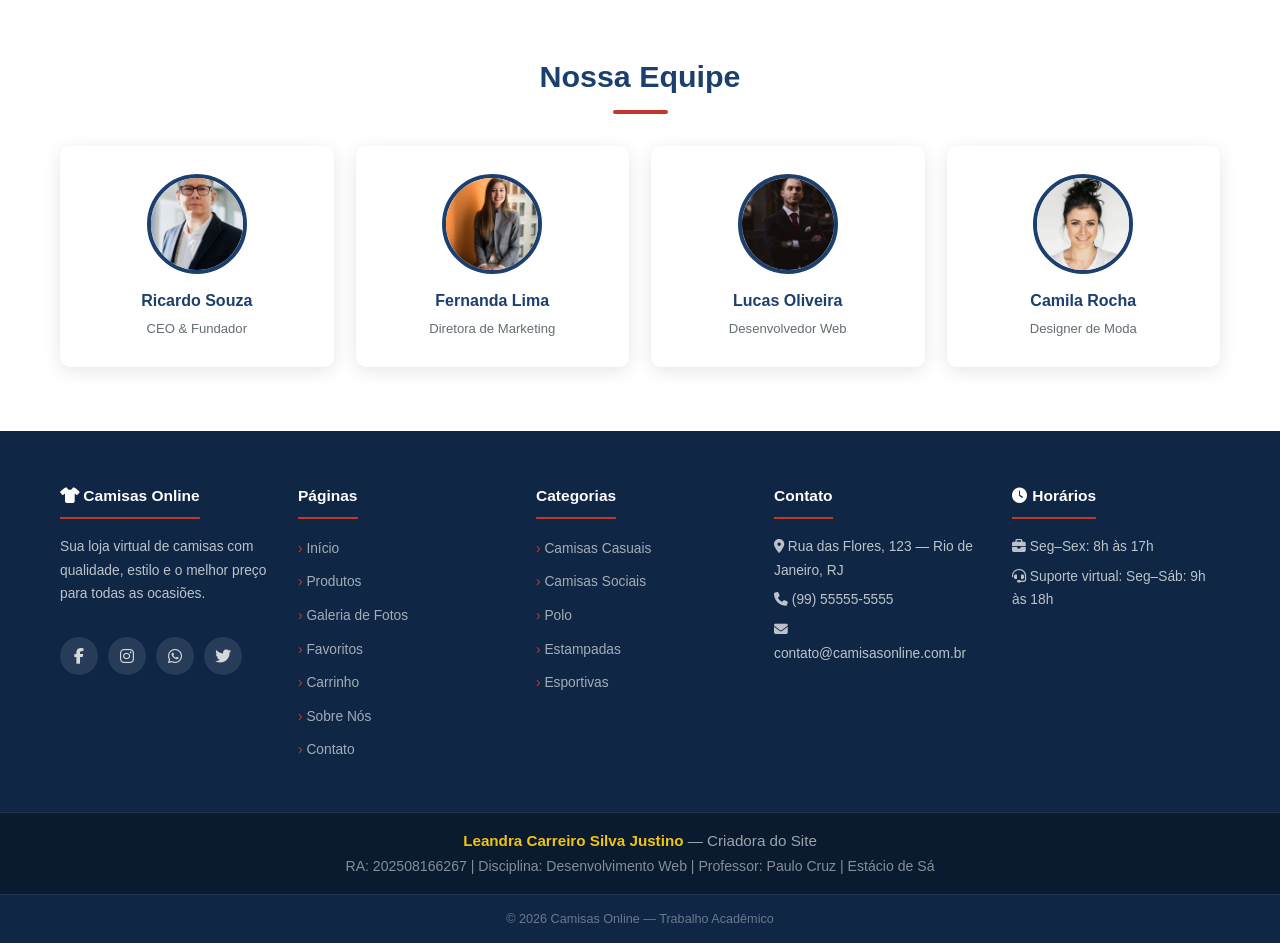
<file: pages/sobre.html>
﻿<!DOCTYPE html>
<html lang="pt-BR">
<head>
  <meta charset="UTF-8" />
  <meta name="viewport" content="width=device-width, initial-scale=1.0" />
  
  <title>Camisas Online | Sobre Nós</title>
  <link rel="stylesheet" href="../css/style.css" />
  <link rel="stylesheet" href="https://cdnjs.cloudflare.com/ajax/libs/font-awesome/6.4.0/css/all.min.css" />
</head>
<body>

<!-- BARRA ACADÊMICA -->
<div class="barra-academica">
  <div class="container">
    <div class="logo-estacio">
      <img src="../images/estacio-logo.png" alt="Logo Estácio de Sá" class="logo-estacio-img" />
    </div>
    <div class="info-academica">
      <p><i class="fas fa-book-open"></i> <strong>Disciplina:</strong> Desenvolvimento Web</p>
      <p><i class="fas fa-chalkboard-teacher"></i> <strong>Professor:</strong> Paulo Cruz</p>
      <p><i class="fas fa-user-graduate"></i> <strong>Aluna:</strong> Leandra Carreiro Silva Justino</p>
      <p><i class="fas fa-id-card"></i> <strong>RA:</strong> 202508166267</p>
    </div>
  </div>
</div>

<!-- HEADER -->
<header class="header-principal">
  <div class="container header-flex">
    <div class="logo-site">
      <a href="../index.html">
        <div class="logo-icone"><i class="fas fa-tshirt"></i></div>
        <div class="logo-texto">
          <span class="l1">CAMISAS ONLINE</span>
          <span class="l2">Moda &amp; Estilo</span>
        </div>
      </a>
    </div>
    <div class="busca-wrap">
      <input type="text" id="busca-header" placeholder="Buscar camisas..." />
      <button id="btn-busca-header"><i class="fas fa-search"></i></button>
    </div>
    <div class="header-acoes">
      <a href="favoritos.html" class="icone-favoritos">
        <i class="fas fa-heart"></i>
        <span class="badge-favoritos">0</span>
      </a>
      <a href="carrinho.html" class="icone-carrinho">
        <i class="fas fa-shopping-cart"></i>
        <span class="badge-carrinho">0</span>
      </a>
      <a href="contato.html" class="btn-cta">Fale Conosco</a>
    </div>
  </div>
</header>

<!-- NAVBAR -->
<nav class="navbar">
  <div class="container">
    <ul class="nav-lista">
      <li><a href="../index.html"><i class="fas fa-home"></i> Início</a></li>
      <li><a href="produtos.html"><i class="fas fa-tshirt"></i> Produtos</a></li>
      <li><a href="galeria.html"><i class="fas fa-images"></i> Galeria</a></li>
      <li><a href="favoritos.html"><i class="fas fa-heart"></i> Favoritos</a></li>
      <li><a href="carrinho.html"><i class="fas fa-shopping-cart"></i> Carrinho</a></li>
      <li><a href="sobre.html" class="ativo"><i class="fas fa-info-circle"></i> Sobre</a></li>
      <li><a href="contato.html"><i class="fas fa-envelope"></i> Contato</a></li>
    </ul>
  </div>
</nav>

<!-- BANNER -->
<div class="banner-titulo">
  <div class="container">
    <h1><i class="fas fa-info-circle"></i> Sobre Nós</h1>
    <p>Conheça a história da Camisas Online</p>
    <div class="breadcrumb"><a href="../index.html">Início</a> &rsaquo; Sobre</div>
  </div>
</div>

<!-- NOSSA HISTÓRIA -->
<section class="section">
  <div class="container sobre-grid">
    <div class="sobre-texto">
      <h2>Nossa História</h2>
      <p>
        A <strong>Camisas Online</strong> nasceu em 2016 com um objetivo simples: oferecer camisas
        de qualidade com o melhor custo-benefício do mercado brasileiro. Começamos como uma pequena
        loja no Rio de Janeiro e rapidamente crescemos para o ambiente digital.
      </p>
      <p>
        Hoje atendemos clientes em todos os 27 estados do Brasil, com uma coleção diversificada de
        camisas casuais, sociais, polo, estampadas e esportivas para todos os gostos, estilos e
        ocasiões.
      </p>
      <p>
        Nossa missão é proporcionar <strong>conforto, estilo e qualidade</strong> em cada peça,
        com atendimento humanizado, entrega rápida e preços justos.
      </p>
      <div class="numeros-grid">
        <div class="numero-box">
          <strong>+8.000</strong>
          <span>Clientes satisfeitos</span>
        </div>
        <div class="numero-box">
          <strong>+200</strong>
          <span>Modelos disponíveis</span>
        </div>
        <div class="numero-box">
          <strong>10 anos</strong>
          <span>No mercado</span>
        </div>
        <div class="numero-box">
          <strong>27</strong>
          <span>Estados atendidos</span>
        </div>
      </div>
    </div>
    <div class="sobre-img">
      <img src="../images/sobre-loja.jpg"
           alt="Interior da loja Camisas Online" loading="lazy" />
    </div>
  </div>
</section>

<!-- VALORES -->
<section class="section bg-cinza">
  <div class="container">
    <h2 class="titulo-secao">Nossos Valores</h2>
    <div class="grid-valores">
      <div class="card-valor">
        <i class="fas fa-medal"></i>
        <h3>Qualidade</h3>
        <p>Trabalhamos apenas com tecidos selecionados e fornecedores certificados para garantir o melhor produto.</p>
      </div>
      <div class="card-valor">
        <i class="fas fa-handshake"></i>
        <h3>Confiança</h3>
        <p>Transparência total em todas as etapas — do pedido à entrega na sua porta.</p>
      </div>
      <div class="card-valor">
        <i class="fas fa-leaf"></i>
        <h3>Sustentabilidade</h3>
        <p>Comprometidos com práticas sustentáveis na produção, embalagem e logística.</p>
      </div>
      <div class="card-valor">
        <i class="fas fa-heart"></i>
        <h3>Paixão</h3>
        <p>Amamos moda e colocamos dedicação em cada detalhe para que você se sinta bem.</p>
      </div>
    </div>
  </div>
</section>

<!-- EQUIPE -->
<section class="section">
  <div class="container">
    <h2 class="titulo-secao">Nossa Equipe</h2>
    <div class="grid-equipe">
      <div class="card-membro">
        <img src="../images/equipe-ceo.jpg" alt="CEO" />
        <h4>Ricardo Souza</h4>
        <p>CEO &amp; Fundador</p>
      </div>
      <div class="card-membro">
        <img src="../images/equipe-marketing.jpg" alt="Marketing" />
        <h4>Fernanda Lima</h4>
        <p>Diretora de Marketing</p>
      </div>
      <div class="card-membro">
        <img src="../images/equipe-dev.jpg" alt="Dev" />
        <h4>Lucas Oliveira</h4>
        <p>Desenvolvedor Web</p>
      </div>
      <div class="card-membro">
        <img src="../images/equipe-design.jpg" alt="Design" />
        <h4>Camila Rocha</h4>
        <p>Designer de Moda</p>
      </div>
    </div>
  </div>
</section>


<!-- FOOTER -->
<footer class="footer">
  <div class="container footer-grid">
    <div class="footer-col">
      <h4><i class="fas fa-tshirt"></i> Camisas Online</h4>
      <p>Sua loja virtual de camisas com qualidade, estilo e o melhor preço para todas as ocasiões.</p>
      <br/>
      <div class="redes-sociais">
        <a href="#" title="Facebook"><i class="fab fa-facebook-f"></i></a>
        <a href="#" title="Instagram"><i class="fab fa-instagram"></i></a>
        <a href="#" title="WhatsApp"><i class="fab fa-whatsapp"></i></a>
        <a href="#" title="Twitter"><i class="fab fa-twitter"></i></a>
      </div>
    </div>
    <div class="footer-col">
      <h4>Páginas</h4>
      <ul>
        <li><a href="../index.html">Início</a></li>
        <li><a href="produtos.html">Produtos</a></li>
        <li><a href="galeria.html">Galeria de Fotos</a></li>
        <li><a href="favoritos.html">Favoritos</a></li>
        <li><a href="carrinho.html">Carrinho</a></li>
        <li><a href="sobre.html">Sobre Nós</a></li>
        <li><a href="contato.html">Contato</a></li>
      </ul>
    </div>
    <div class="footer-col">
      <h4>Categorias</h4>
      <ul>
        <li><a href="produtos.html" onclick="sessionStorage.setItem('cat_pendente','casual')">Camisas Casuais</a></li>
        <li><a href="produtos.html" onclick="sessionStorage.setItem('cat_pendente','social')">Camisas Sociais</a></li>
        <li><a href="produtos.html" onclick="sessionStorage.setItem('cat_pendente','polo')">Polo</a></li>
        <li><a href="produtos.html" onclick="sessionStorage.setItem('cat_pendente','estampada')">Estampadas</a></li>
        <li><a href="produtos.html" onclick="sessionStorage.setItem('cat_pendente','esporte')">Esportivas</a></li>
      </ul>
    </div>
    <div class="footer-col">
      <h4>Contato</h4>
      <p><i class="fas fa-map-marker-alt"></i> Rua das Flores, 123 — Rio de Janeiro, RJ</p>
      <p><i class="fas fa-phone"></i> (99) 55555-5555</p>
      <p><i class="fas fa-envelope"></i> contato@camisasonline.com.br</p>
    </div>
    <div class="footer-col">
      <h4><i class="fas fa-clock"></i> Horários</h4>
      <p><i class="fas fa-briefcase"></i> Seg–Sex: 8h às 17h</p>
      <p><i class="fas fa-headset"></i> Suporte virtual: Seg–Sáb: 9h às 18h</p>
    </div>
  </div>
  <div class="footer-criadora">
    <strong>Leandra Carreiro Silva Justino</strong> — Criadora do Site
    <span class="ra">RA: 202508166267 | Disciplina: Desenvolvimento Web | Professor: Paulo Cruz | Estácio de Sá</span>
  </div>
  <div class="footer-copy">&copy; 2026 Camisas Online — Trabalho Acadêmico</div>
</footer>

<script src="../js/main.js"></script>
<script src="../js/carrinho.js"></script>
<script>atualizarBadge(); atualizarBadgeFavoritos(); iniciarBuscaHeader();</script>
</body>
</html>
</file>
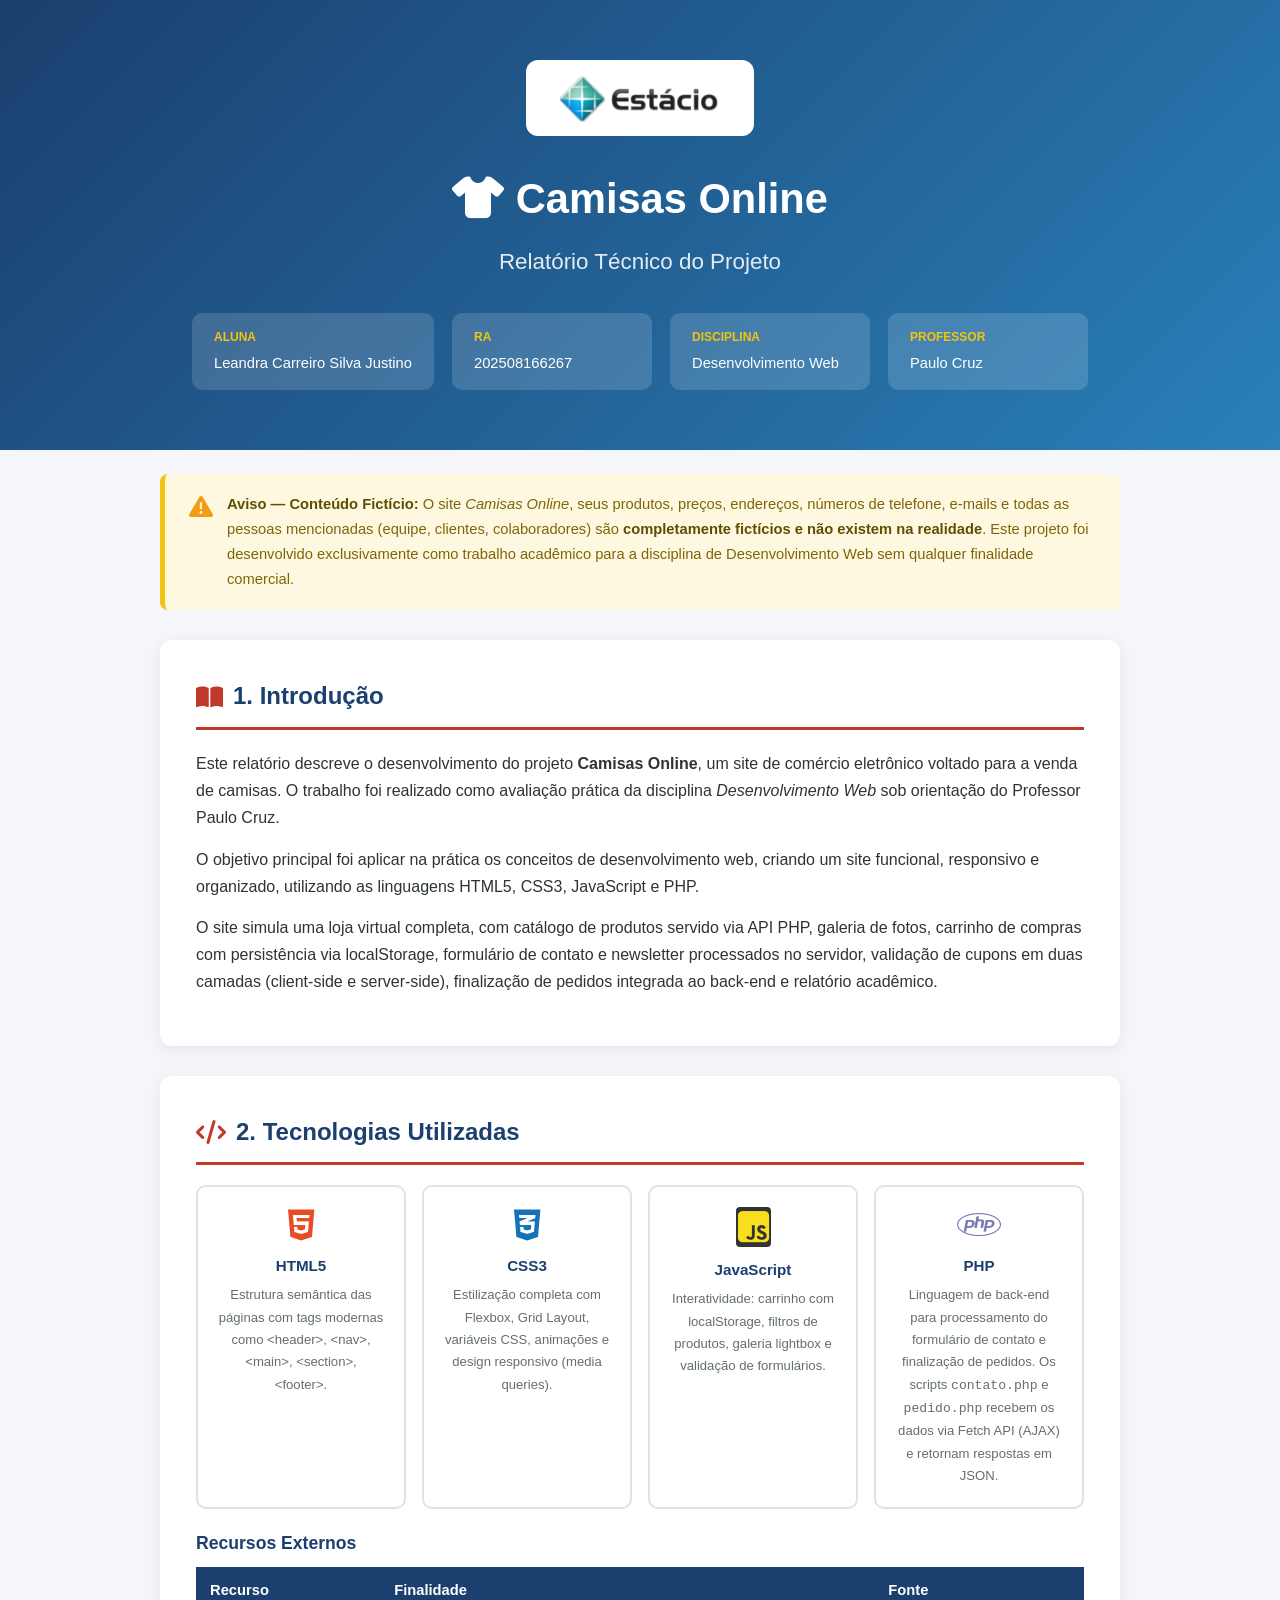
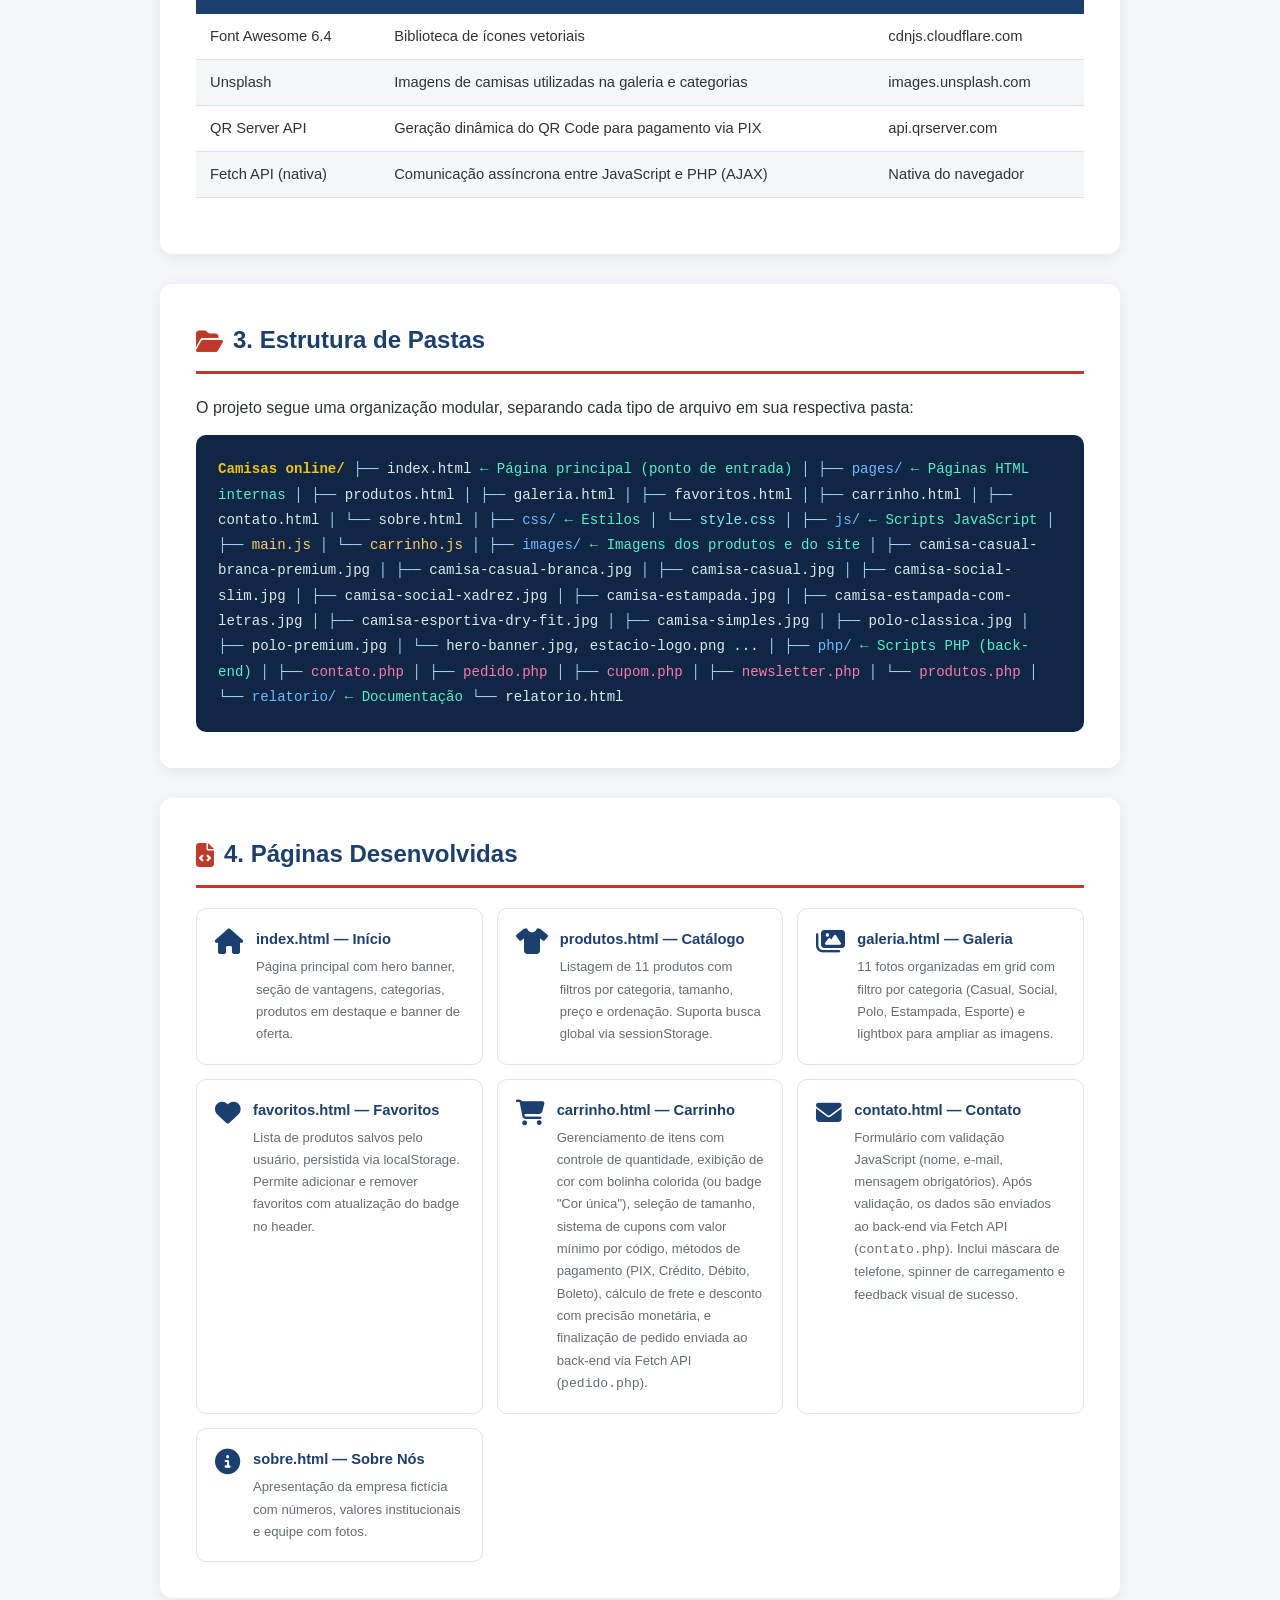
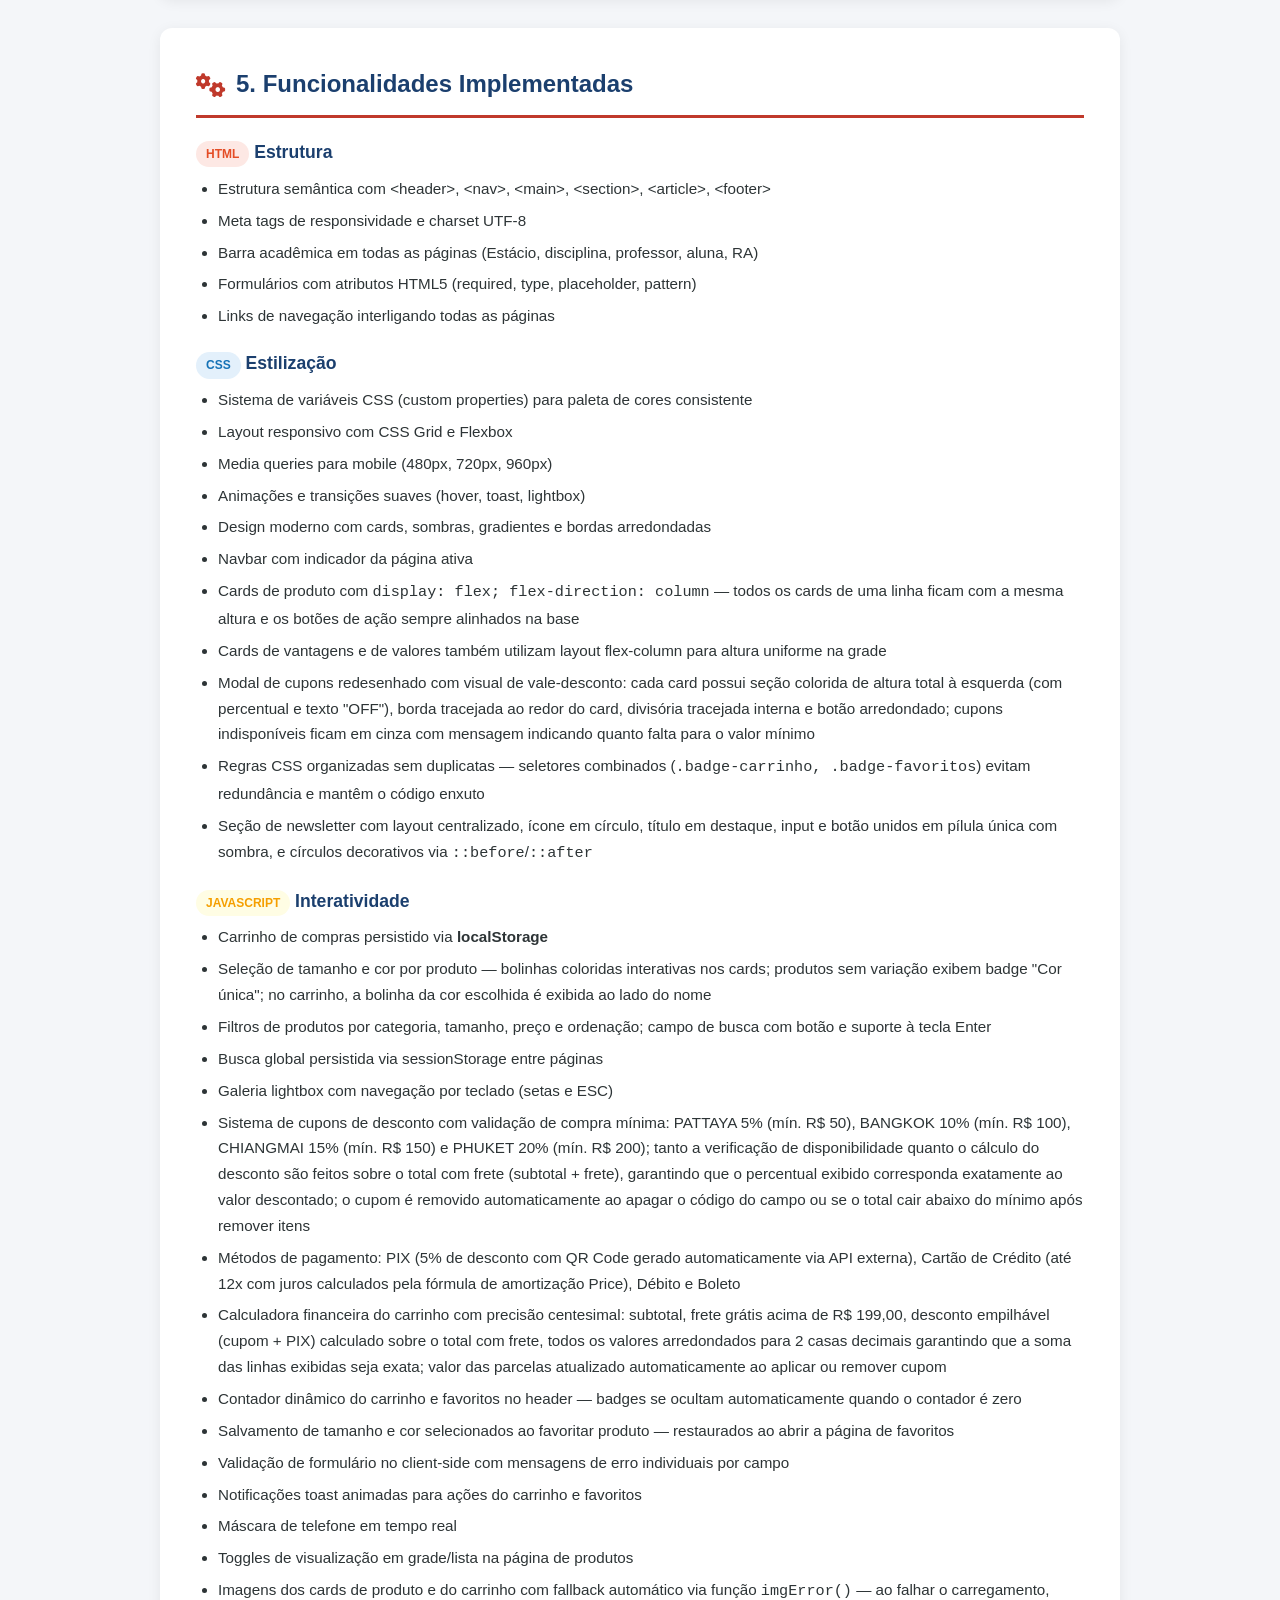
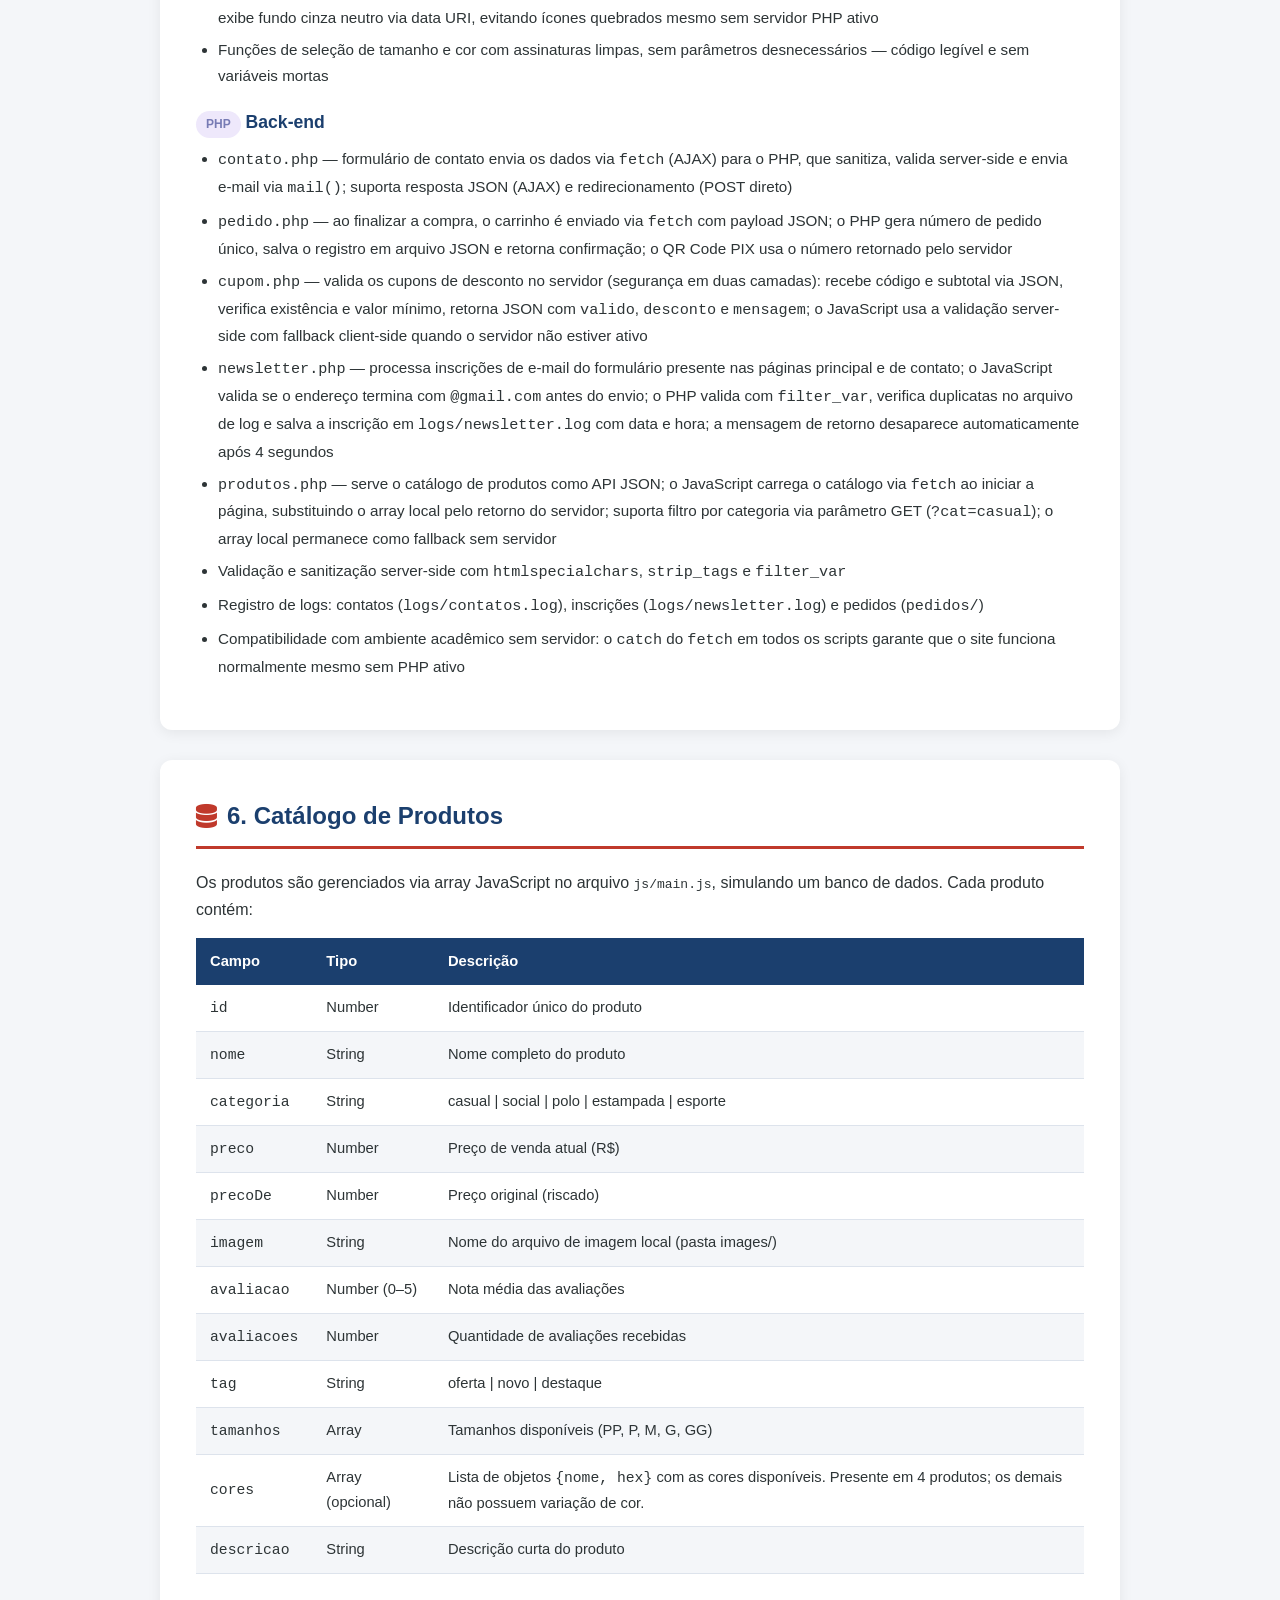
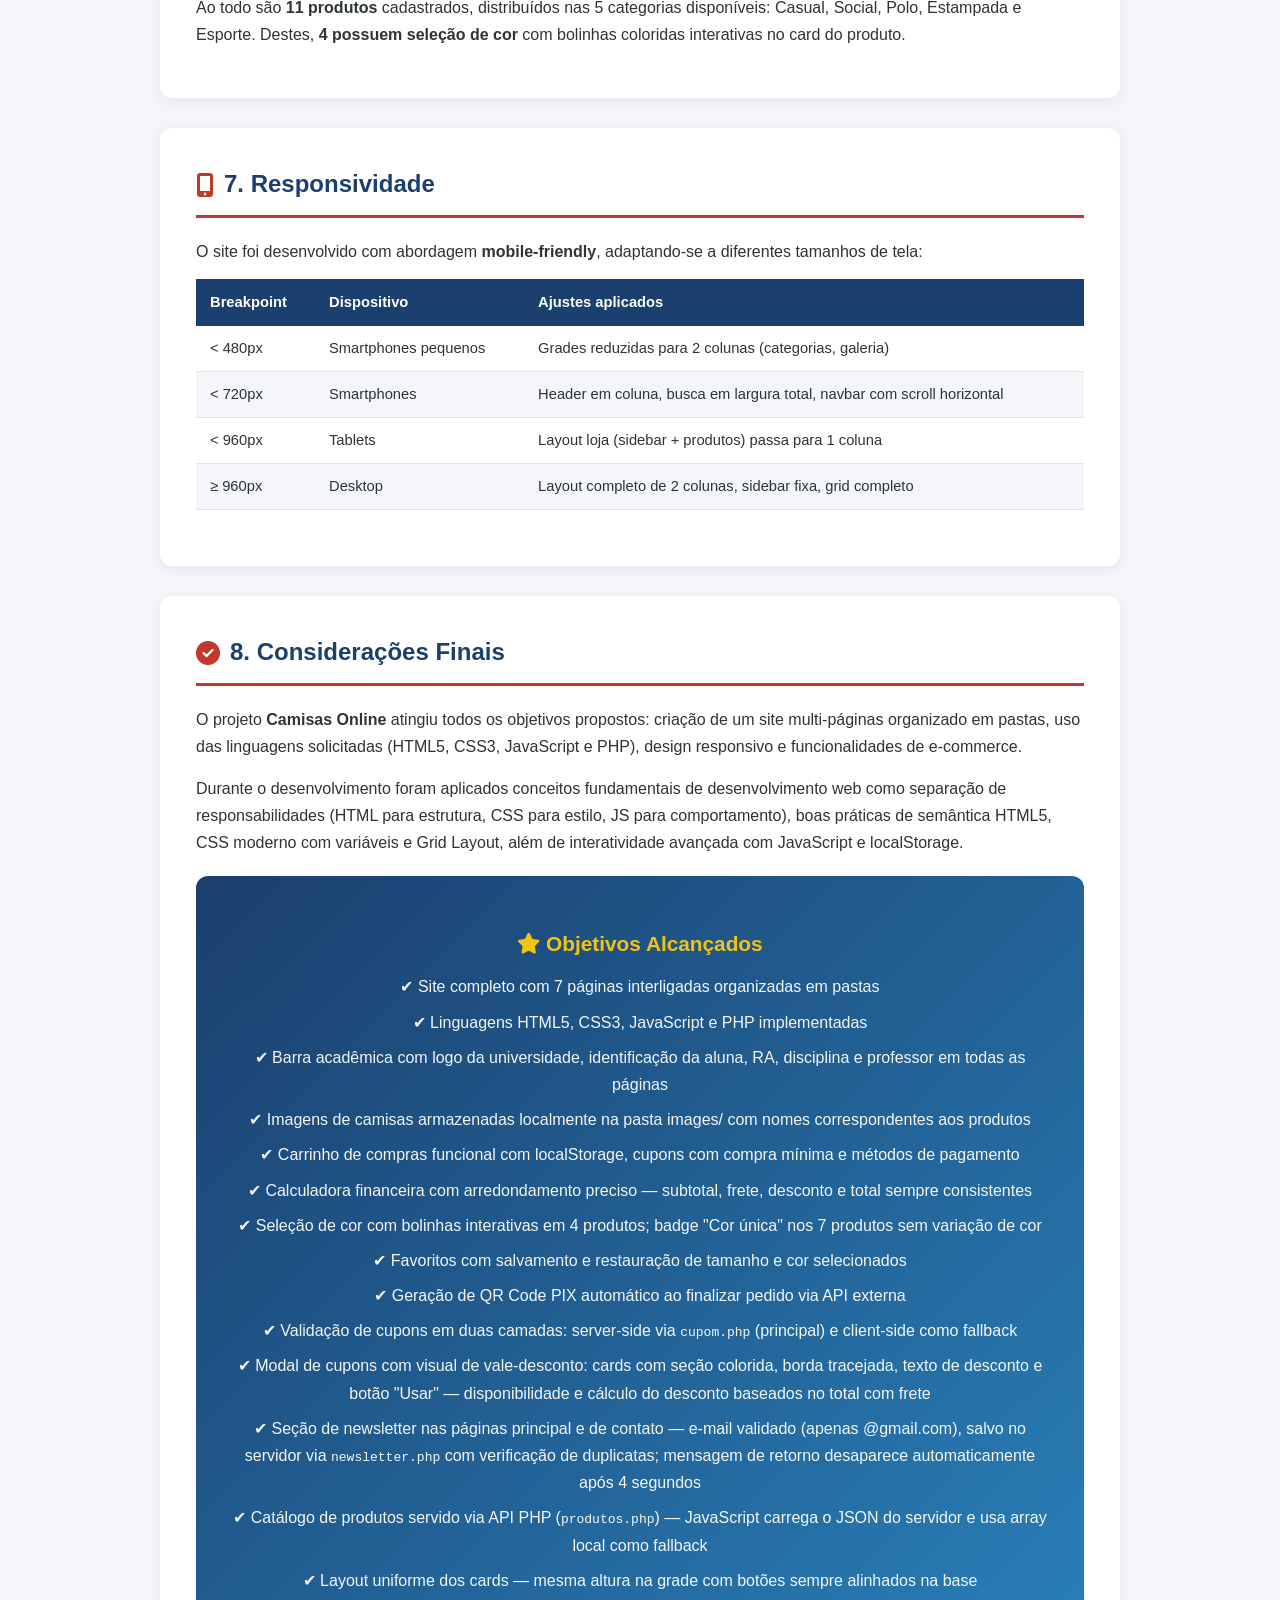
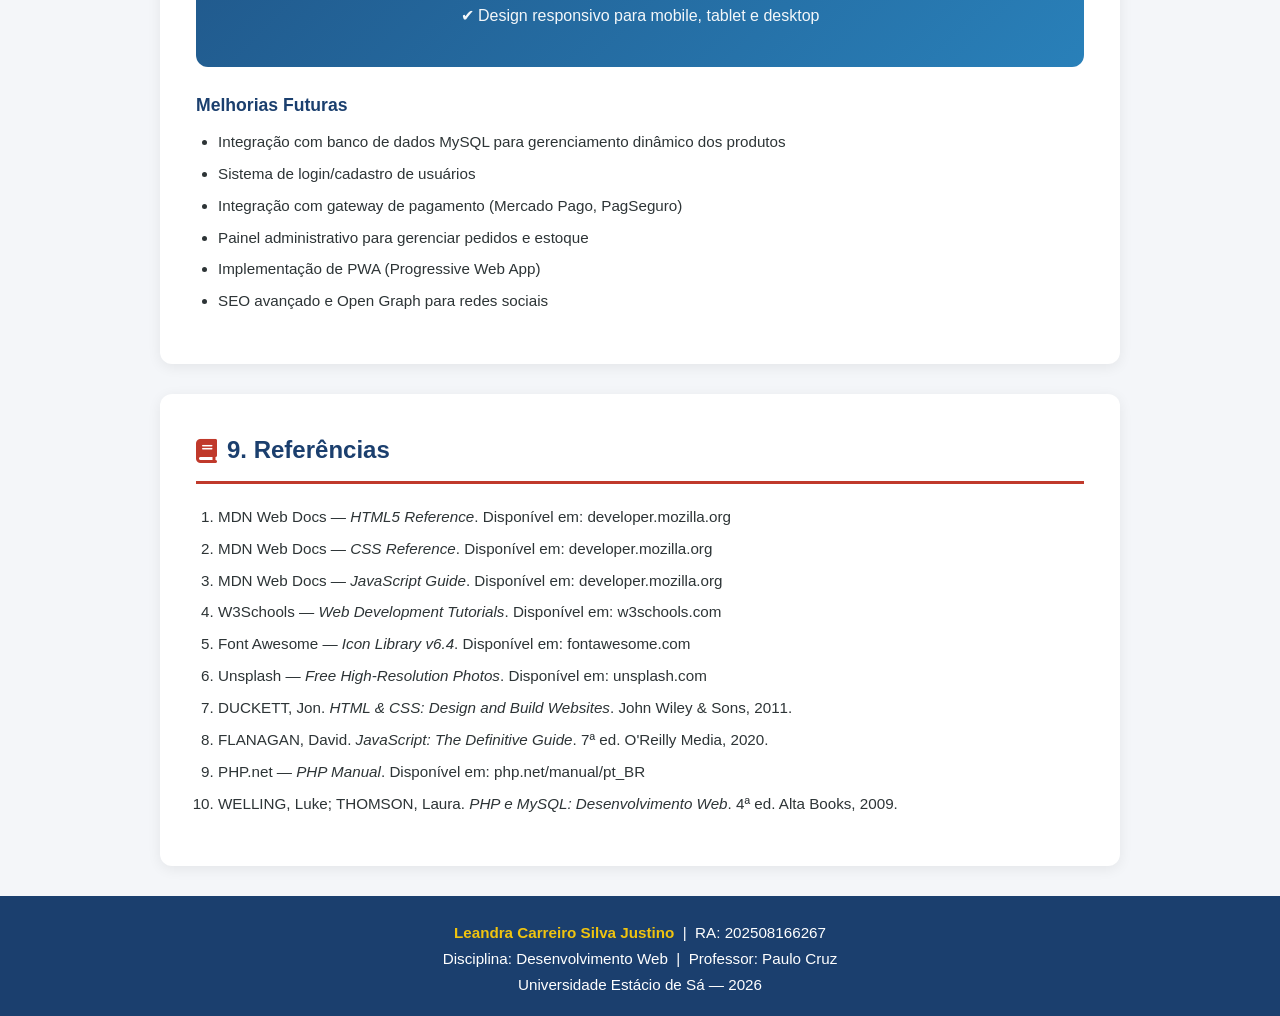
<file: relatorio/relatorio.html>
<!DOCTYPE html>
<html lang="pt-BR">
<head>
  <meta charset="UTF-8" />
  <meta name="viewport" content="width=device-width, initial-scale=1.0" />
  <title>Relatório Técnico — Camisas Online</title>
  <link rel="stylesheet" href="https://cdnjs.cloudflare.com/ajax/libs/font-awesome/6.4.0/css/all.min.css" />
  <style>
    *, *::before, *::after { box-sizing: border-box; margin: 0; padding: 0; }
    :root {
      --azul:    #1b3f6e;
      --verm:    #c0392b;
      --am:      #f1c40f;
      --cinza:   #f4f6f9;
      --texto:   #2d3436;
      --muted:   #636e72;
      --borda:   #dde3ec;
      --branco:  #fff;
    }
    body { font-family: 'Segoe UI', Arial, sans-serif; color: var(--texto); background: var(--cinza); line-height: 1.7; }
    a { color: var(--azul); }

    /* CAPA */
    .capa {
      background: linear-gradient(135deg, var(--azul) 0%, #2980b9 100%);
      color: var(--branco); text-align: center; padding: 60px 30px;
    }
    .capa .logo-box {
      display: inline-flex; align-items: center; gap: 14px;
      background: var(--branco); padding: 12px 24px; border-radius: 12px; margin-bottom: 28px;
    }
    .capa h1 { font-size: 2.6rem; margin-bottom: 8px; }
    .capa h2 { font-size: 1.4rem; font-weight: 400; opacity: .88; margin-bottom: 32px; }
    .capa-grid { display: flex; flex-wrap: wrap; justify-content: center; gap: 18px; margin-top: 20px; }
    .capa-info {
      background: rgba(255,255,255,.15); padding: 14px 22px; border-radius: 10px;
      font-size: .92rem; text-align: left; min-width: 200px;
    }
    .capa-info strong { display: block; color: var(--am); font-size: .75rem; text-transform: uppercase; margin-bottom: 4px; }

    /* CONTAINER */
    .container { max-width: 960px; margin: 0 auto; padding: 0 24px; }

    /* SEÇÕES */
    .secao { background: var(--branco); border-radius: 12px; padding: 36px; margin: 30px auto; max-width: 960px; box-shadow: 0 3px 14px rgba(0,0,0,.07); }
    .secao-titulo {
      font-size: 1.5rem; color: var(--azul); font-weight: 800;
      margin-bottom: 20px; padding-bottom: 10px;
      border-bottom: 3px solid var(--verm); display: flex; align-items: center; gap: 10px;
    }
    .secao-titulo i { color: var(--verm); }
    p { margin-bottom: 14px; color: var(--texto); }
    h3 { font-size: 1.1rem; color: var(--azul); margin: 20px 0 8px; font-weight: 700; }
    ul, ol { padding-left: 22px; margin-bottom: 14px; }
    ul li, ol li { margin-bottom: 6px; font-size: .95rem; }

    /* TABELAS */
    table { width: 100%; border-collapse: collapse; margin-bottom: 20px; font-size: .92rem; }
    thead th { background: var(--azul); color: var(--branco); padding: 11px 14px; text-align: left; font-weight: 700; }
    tbody td { padding: 10px 14px; border-bottom: 1px solid var(--borda); }
    tbody tr:nth-child(even) { background: var(--cinza); }
    tbody tr:hover { background: #eaf0fb; }

    /* ESTRUTURA DE PASTAS */
    .arvore { background: #0f2645; color: #a8d5ff; font-family: monospace; font-size: .88rem;
              padding: 22px; border-radius: 10px; line-height: 1.8; overflow-x: auto; }
    .arvore .raiz  { color: var(--am); font-weight: 700; }
    .arvore .pasta { color: #74b9ff; }
    .arvore .arq   { color: #dfe6e9; }
    .arvore .php   { color: #fd79a8; }
    .arvore .js    { color: #fdcb6e; }
    .arvore .css   { color: #81ecec; }

    /* TECNOLOGIAS */
    .tech-grid { display: grid; grid-template-columns: repeat(auto-fit, minmax(200px,1fr)); gap: 16px; margin-top: 10px; }
    .tech-card {
      border: 2px solid var(--borda); border-radius: 10px; padding: 20px; text-align: center;
      transition: border-color .2s;
    }
    .tech-card:hover { border-color: var(--azul); }
    .tech-card i    { font-size: 2.2rem; margin-bottom: 10px; }
    .tech-card h4   { font-size: .95rem; font-weight: 800; color: var(--azul); margin-bottom: 6px; }
    .tech-card p    { font-size: .82rem; color: var(--muted); margin: 0; }
    .html-ic { color: #e44d26; }
    .css-ic  { color: #1572b6; }
    .js-ic   { color: #f7df1e; background:#333; border-radius:4px; padding:2px; }
    .php-ic  { color: #777bb4; }

    /* PÁGINAS */
    .pag-grid { display: grid; grid-template-columns: repeat(auto-fit, minmax(240px,1fr)); gap: 14px; }
    .pag-card {
      border: 1.5px solid var(--borda); border-radius: 10px; padding: 18px;
      display: flex; gap: 12px; align-items: flex-start;
    }
    .pag-card i { font-size: 1.6rem; color: var(--azul); flex-shrink: 0; margin-top: 2px; }
    .pag-card h4 { font-size: .92rem; font-weight: 800; color: var(--azul); margin-bottom: 4px; }
    .pag-card p  { font-size: .82rem; color: var(--muted); margin: 0; }

    /* BADGE */
    .badge {
      display: inline-block; padding: 3px 10px; border-radius: 20px;
      font-size: .75rem; font-weight: 700; text-transform: uppercase;
    }
    .badge-html { background: #fde8e4; color: #e44d26; }
    .badge-css  { background: #e3f0fb; color: #1572b6; }
    .badge-js   { background: #fffde4; color: #f59f00; }
    .badge-php  { background: #eee8fb; color: #777bb4; }

    /* CONCLUSÃO */
    .box-conclusao {
      background: linear-gradient(135deg, var(--azul), #2980b9);
      color: var(--branco); border-radius: 12px; padding: 30px; margin-top: 20px; text-align: center;
    }
    .box-conclusao h3 { color: var(--am); margin-bottom: 12px; font-size: 1.3rem; }
    .box-conclusao p  { color: #ffffff; opacity: .95; margin-bottom: 8px; }

    /* RODAPÉ */
    .rodape-rel {
      background: var(--azul); color: #ffffff;
      text-align: center; padding: 24px; font-size: .95rem;
    }
    .rodape-rel p      { color: #ffffff; }
    .rodape-rel strong { color: var(--am); }

    @media print {
      body { background: white; }
      .secao { box-shadow: none; border: 1px solid var(--borda); }
    }
    @media (max-width: 600px) {
      .capa h1 { font-size: 1.8rem; }
      .secao   { padding: 24px 18px; }
    }

    /* AVISO FICTÍCIO */
    .aviso-ficticio {
      background: #fff8e1; border-left: 5px solid #f1c40f;
      border-radius: 8px; padding: 18px 24px; margin: 24px auto;
      max-width: 960px; display: flex; align-items: flex-start; gap: 14px;
    }
    .aviso-ficticio i { color: #f39c12; font-size: 1.5rem; flex-shrink: 0; margin-top: 2px; }
    .aviso-ficticio p { margin: 0; font-size: .92rem; color: #7d6608; }
    .aviso-ficticio strong { color: #5d4e00; }
  </style>
</head>
<body>

<!-- CAPA -->
<div class="capa">
  <div class="logo-box">
    <img src="../images/estacio-logo.png" alt="Logo Estácio de Sá" style="height:52px;width:auto;display:block;" />
  </div>

  <h1><i class="fas fa-tshirt"></i> Camisas Online</h1>
  <h2>Relatório Técnico do Projeto</h2>

  <div class="capa-grid">
    <div class="capa-info">
      <strong>Aluna</strong>
      Leandra Carreiro Silva Justino
    </div>
    <div class="capa-info">
      <strong>RA</strong>
      202508166267
    </div>
    <div class="capa-info">
      <strong>Disciplina</strong>
      Desenvolvimento Web
    </div>
    <div class="capa-info">
      <strong>Professor</strong>
      Paulo Cruz
    </div>
  </div>
</div>

<!-- AVISO FICTÍCIO -->
<div class="aviso-ficticio">
  <i class="fas fa-exclamation-triangle"></i>
  <p>
    <strong>Aviso — Conteúdo Fictício:</strong> O site <em>Camisas Online</em>, seus produtos, preços, endereços, números de telefone, e-mails e todas as pessoas mencionadas (equipe, clientes, colaboradores) são <strong>completamente fictícios e não existem na realidade</strong>. Este projeto foi desenvolvido exclusivamente como trabalho acadêmico para a disciplina de Desenvolvimento Web sem qualquer finalidade comercial.
  </p>
</div>

<!-- 1. INTRODUÇÃO -->
<div class="secao">
  <h2 class="secao-titulo"><i class="fas fa-book-open"></i> 1. Introdução</h2>
  <p>
    Este relatório descreve o desenvolvimento do projeto <strong>Camisas Online</strong>, um
    site de comércio eletrônico voltado para a venda de camisas.
    O trabalho foi realizado como avaliação prática da disciplina <em>Desenvolvimento Web</em>
    sob orientação do Professor Paulo Cruz.
  </p>
  <p>
    O objetivo principal foi aplicar na prática os conceitos de desenvolvimento web,
    criando um site funcional, responsivo e organizado, utilizando as linguagens
    HTML5, CSS3, JavaScript e PHP.
  </p>
  <p>
    O site simula uma loja virtual completa, com catálogo de produtos servido via API PHP,
    galeria de fotos, carrinho de compras com persistência via localStorage, formulário de
    contato e newsletter processados no servidor, validação de cupons em duas camadas
    (client-side e server-side), finalização de pedidos integrada ao back-end e relatório acadêmico.
  </p>
</div>

<!-- 2. TECNOLOGIAS -->
<div class="secao">
  <h2 class="secao-titulo"><i class="fas fa-code"></i> 2. Tecnologias Utilizadas</h2>
  <div class="tech-grid">
    <div class="tech-card">
      <i class="fab fa-html5 html-ic"></i>
      <h4>HTML5</h4>
      <p>Estrutura semântica das páginas com tags modernas como &lt;header&gt;, &lt;nav&gt;, &lt;main&gt;, &lt;section&gt;, &lt;footer&gt;.</p>
    </div>
    <div class="tech-card">
      <i class="fab fa-css3-alt css-ic"></i>
      <h4>CSS3</h4>
      <p>Estilização completa com Flexbox, Grid Layout, variáveis CSS, animações e design responsivo (media queries).</p>
    </div>
    <div class="tech-card">
      <i class="fab fa-js-square js-ic"></i>
      <h4>JavaScript</h4>
      <p>Interatividade: carrinho com localStorage, filtros de produtos, galeria lightbox e validação de formulários.</p>
    </div>
    <div class="tech-card">
      <i class="fab fa-php php-ic"></i>
      <h4>PHP</h4>
      <p>Linguagem de back-end para processamento do formulário de contato e finalização de pedidos. Os scripts <code>contato.php</code> e <code>pedido.php</code> recebem os dados via Fetch API (AJAX) e retornam respostas em JSON.</p>
    </div>
  </div>

  <h3>Recursos Externos</h3>
  <table>
    <thead>
      <tr><th>Recurso</th><th>Finalidade</th><th>Fonte</th></tr>
    </thead>
    <tbody>
      <tr><td>Font Awesome 6.4</td><td>Biblioteca de ícones vetoriais</td><td>cdnjs.cloudflare.com</td></tr>
      <tr><td>Unsplash</td><td>Imagens de camisas utilizadas na galeria e categorias</td><td>images.unsplash.com</td></tr>
      <tr><td>QR Server API</td><td>Geração dinâmica do QR Code para pagamento via PIX</td><td>api.qrserver.com</td></tr>
      <tr><td>Fetch API (nativa)</td><td>Comunicação assíncrona entre JavaScript e PHP (AJAX)</td><td>Nativa do navegador</td></tr>
    </tbody>
  </table>
</div>

<!-- 3. ESTRUTURA DE PASTAS -->
<div class="secao">
  <h2 class="secao-titulo"><i class="fas fa-folder-open"></i> 3. Estrutura de Pastas</h2>
  <p>O projeto segue uma organização modular, separando cada tipo de arquivo em sua respectiva pasta:</p>
  <div class="arvore">
<span class="raiz">Camisas online/</span>
├── <span class="arq">index.html</span>              <span style="color:#55efc4">← Página principal (ponto de entrada)</span>
│
├── <span class="pasta">pages/</span>                  <span style="color:#55efc4">← Páginas HTML internas</span>
│   ├── <span class="arq">produtos.html</span>
│   ├── <span class="arq">galeria.html</span>
│   ├── <span class="arq">favoritos.html</span>
│   ├── <span class="arq">carrinho.html</span>
│   ├── <span class="arq">contato.html</span>
│   └── <span class="arq">sobre.html</span>
│
├── <span class="pasta">css/</span>                    <span style="color:#55efc4">← Estilos</span>
│   └── <span class="css">style.css</span>
│
├── <span class="pasta">js/</span>                     <span style="color:#55efc4">← Scripts JavaScript</span>
│   ├── <span class="js">main.js</span>
│   └── <span class="js">carrinho.js</span>
│
├── <span class="pasta">images/</span>                 <span style="color:#55efc4">← Imagens dos produtos e do site</span>
│   ├── <span class="arq">camisa-casual-branca-premium.jpg</span>
│   ├── <span class="arq">camisa-casual-branca.jpg</span>
│   ├── <span class="arq">camisa-casual.jpg</span>
│   ├── <span class="arq">camisa-social-slim.jpg</span>
│   ├── <span class="arq">camisa-social-xadrez.jpg</span>
│   ├── <span class="arq">camisa-estampada.jpg</span>
│   ├── <span class="arq">camisa-estampada-com-letras.jpg</span>
│   ├── <span class="arq">camisa-esportiva-dry-fit.jpg</span>
│   ├── <span class="arq">camisa-simples.jpg</span>
│   ├── <span class="arq">polo-classica.jpg</span>
│   ├── <span class="arq">polo-premium.jpg</span>
│   └── <span class="arq">hero-banner.jpg, estacio-logo.png ...</span>
│
├── <span class="pasta">php/</span>                    <span style="color:#55efc4">← Scripts PHP (back-end)</span>
│   ├── <span class="php">contato.php</span>
│   ├── <span class="php">pedido.php</span>
│   ├── <span class="php">cupom.php</span>
│   ├── <span class="php">newsletter.php</span>
│   └── <span class="php">produtos.php</span>
│
└── <span class="pasta">relatorio/</span>              <span style="color:#55efc4">← Documentação</span>
    └── <span class="arq">relatorio.html</span>
  </div>
</div>

<!-- 4. PÁGINAS DESENVOLVIDAS -->
<div class="secao">
  <h2 class="secao-titulo"><i class="fas fa-file-code"></i> 4. Páginas Desenvolvidas</h2>
  <div class="pag-grid">
    <div class="pag-card">
      <i class="fas fa-home"></i>
      <div>
        <h4>index.html — Início</h4>
        <p>Página principal com hero banner, seção de vantagens, categorias, produtos em destaque e banner de oferta.</p>
      </div>
    </div>
    <div class="pag-card">
      <i class="fas fa-tshirt"></i>
      <div>
        <h4>produtos.html — Catálogo</h4>
        <p>Listagem de 11 produtos com filtros por categoria, tamanho, preço e ordenação. Suporta busca global via sessionStorage.</p>
      </div>
    </div>
    <div class="pag-card">
      <i class="fas fa-images"></i>
      <div>
        <h4>galeria.html — Galeria</h4>
        <p>11 fotos organizadas em grid com filtro por categoria (Casual, Social, Polo, Estampada, Esporte) e lightbox para ampliar as imagens.</p>
      </div>
    </div>
    <div class="pag-card">
      <i class="fas fa-heart"></i>
      <div>
        <h4>favoritos.html — Favoritos</h4>
        <p>Lista de produtos salvos pelo usuário, persistida via localStorage. Permite adicionar e remover favoritos com atualização do badge no header.</p>
      </div>
    </div>
    <div class="pag-card">
      <i class="fas fa-shopping-cart"></i>
      <div>
        <h4>carrinho.html — Carrinho</h4>
        <p>Gerenciamento de itens com controle de quantidade, exibição de cor com bolinha colorida (ou badge "Cor única"), seleção de tamanho, sistema de cupons com valor mínimo por código, métodos de pagamento (PIX, Crédito, Débito, Boleto), cálculo de frete e desconto com precisão monetária, e finalização de pedido enviada ao back-end via Fetch API (<code>pedido.php</code>).</p>
      </div>
    </div>
    <div class="pag-card">
      <i class="fas fa-envelope"></i>
      <div>
        <h4>contato.html — Contato</h4>
        <p>Formulário com validação JavaScript (nome, e-mail, mensagem obrigatórios). Após validação, os dados são enviados ao back-end via Fetch API (<code>contato.php</code>). Inclui máscara de telefone, spinner de carregamento e feedback visual de sucesso.</p>
      </div>
    </div>
    <div class="pag-card">
      <i class="fas fa-info-circle"></i>
      <div>
        <h4>sobre.html — Sobre Nós</h4>
        <p>Apresentação da empresa fictícia com números, valores institucionais e equipe com fotos.</p>
      </div>
    </div>
  </div>
</div>

<!-- 5. FUNCIONALIDADES -->
<div class="secao">
  <h2 class="secao-titulo"><i class="fas fa-cogs"></i> 5. Funcionalidades Implementadas</h2>

  <h3><span class="badge badge-html">HTML</span> Estrutura</h3>
  <ul>
    <li>Estrutura semântica com &lt;header&gt;, &lt;nav&gt;, &lt;main&gt;, &lt;section&gt;, &lt;article&gt;, &lt;footer&gt;</li>
    <li>Meta tags de responsividade e charset UTF-8</li>
    <li>Barra acadêmica em todas as páginas (Estácio, disciplina, professor, aluna, RA)</li>
    <li>Formulários com atributos HTML5 (required, type, placeholder, pattern)</li>
    <li>Links de navegação interligando todas as páginas</li>
  </ul>

  <h3><span class="badge badge-css">CSS</span> Estilização</h3>
  <ul>
    <li>Sistema de variáveis CSS (custom properties) para paleta de cores consistente</li>
    <li>Layout responsivo com CSS Grid e Flexbox</li>
    <li>Media queries para mobile (480px, 720px, 960px)</li>
    <li>Animações e transições suaves (hover, toast, lightbox)</li>
    <li>Design moderno com cards, sombras, gradientes e bordas arredondadas</li>
    <li>Navbar com indicador da página ativa</li>
    <li>Cards de produto com <code>display: flex; flex-direction: column</code> — todos os cards de uma linha ficam com a mesma altura e os botões de ação sempre alinhados na base</li>
    <li>Cards de vantagens e de valores também utilizam layout flex-column para altura uniforme na grade</li>
    <li>Modal de cupons redesenhado com visual de vale-desconto: cada card possui seção colorida de altura total à esquerda (com percentual e texto "OFF"), borda tracejada ao redor do card, divisória tracejada interna e botão arredondado; cupons indisponíveis ficam em cinza com mensagem indicando quanto falta para o valor mínimo</li>
    <li>Regras CSS organizadas sem duplicatas — seletores combinados (<code>.badge-carrinho, .badge-favoritos</code>) evitam redundância e mantêm o código enxuto</li>
    <li>Seção de newsletter com layout centralizado, ícone em círculo, título em destaque, input e botão unidos em pílula única com sombra, e círculos decorativos via <code>::before</code>/<code>::after</code></li>
  </ul>

  <h3><span class="badge badge-js">JavaScript</span> Interatividade</h3>
  <ul>
    <li>Carrinho de compras persistido via <strong>localStorage</strong></li>
    <li>Seleção de tamanho e cor por produto — bolinhas coloridas interativas nos cards; produtos sem variação exibem badge "Cor única"; no carrinho, a bolinha da cor escolhida é exibida ao lado do nome</li>
    <li>Filtros de produtos por categoria, tamanho, preço e ordenação; campo de busca com botão e suporte à tecla Enter</li>
    <li>Busca global persistida via sessionStorage entre páginas</li>
    <li>Galeria lightbox com navegação por teclado (setas e ESC)</li>
    <li>Sistema de cupons de desconto com validação de compra mínima: PATTAYA 5% (mín. R$ 50), BANGKOK 10% (mín. R$ 100), CHIANGMAI 15% (mín. R$ 150) e PHUKET 20% (mín. R$ 200); tanto a verificação de disponibilidade quanto o cálculo do desconto são feitos sobre o total com frete (subtotal + frete), garantindo que o percentual exibido corresponda exatamente ao valor descontado; o cupom é removido automaticamente ao apagar o código do campo ou se o total cair abaixo do mínimo após remover itens</li>
    <li>Métodos de pagamento: PIX (5% de desconto com QR Code gerado automaticamente via API externa), Cartão de Crédito (até 12x com juros calculados pela fórmula de amortização Price), Débito e Boleto</li>
    <li>Calculadora financeira do carrinho com precisão centesimal: subtotal, frete grátis acima de R$ 199,00, desconto empilhável (cupom + PIX) calculado sobre o total com frete, todos os valores arredondados para 2 casas decimais garantindo que a soma das linhas exibidas seja exata; valor das parcelas atualizado automaticamente ao aplicar ou remover cupom</li>
    <li>Contador dinâmico do carrinho e favoritos no header — badges se ocultam automaticamente quando o contador é zero</li>
    <li>Salvamento de tamanho e cor selecionados ao favoritar produto — restaurados ao abrir a página de favoritos</li>
    <li>Validação de formulário no client-side com mensagens de erro individuais por campo</li>
    <li>Notificações toast animadas para ações do carrinho e favoritos</li>
    <li>Máscara de telefone em tempo real</li>
    <li>Toggles de visualização em grade/lista na página de produtos</li>
    <li>Imagens dos cards de produto e do carrinho com fallback automático via função <code>imgError()</code> — ao falhar o carregamento, exibe fundo cinza neutro via data URI, evitando ícones quebrados mesmo sem servidor PHP ativo</li>
    <li>Funções de seleção de tamanho e cor com assinaturas limpas, sem parâmetros desnecessários — código legível e sem variáveis mortas</li>
  </ul>

  <h3><span class="badge badge-php">PHP</span> Back-end</h3>
  <ul>
    <li><code>contato.php</code> — formulário de contato envia os dados via <code>fetch</code> (AJAX) para o PHP, que sanitiza, valida server-side e envia e-mail via <code>mail()</code>; suporta resposta JSON (AJAX) e redirecionamento (POST direto)</li>
    <li><code>pedido.php</code> — ao finalizar a compra, o carrinho é enviado via <code>fetch</code> com payload JSON; o PHP gera número de pedido único, salva o registro em arquivo JSON e retorna confirmação; o QR Code PIX usa o número retornado pelo servidor</li>
    <li><code>cupom.php</code> — valida os cupons de desconto no servidor (segurança em duas camadas): recebe código e subtotal via JSON, verifica existência e valor mínimo, retorna JSON com <code>valido</code>, <code>desconto</code> e <code>mensagem</code>; o JavaScript usa a validação server-side com fallback client-side quando o servidor não estiver ativo</li>
    <li><code>newsletter.php</code> — processa inscrições de e-mail do formulário presente nas páginas principal e de contato; o JavaScript valida se o endereço termina com <code>@gmail.com</code> antes do envio; o PHP valida com <code>filter_var</code>, verifica duplicatas no arquivo de log e salva a inscrição em <code>logs/newsletter.log</code> com data e hora; a mensagem de retorno desaparece automaticamente após 4 segundos</li>
    <li><code>produtos.php</code> — serve o catálogo de produtos como API JSON; o JavaScript carrega o catálogo via <code>fetch</code> ao iniciar a página, substituindo o array local pelo retorno do servidor; suporta filtro por categoria via parâmetro GET (<code>?cat=casual</code>); o array local permanece como fallback sem servidor</li>
    <li>Validação e sanitização server-side com <code>htmlspecialchars</code>, <code>strip_tags</code> e <code>filter_var</code></li>
    <li>Registro de logs: contatos (<code>logs/contatos.log</code>), inscrições (<code>logs/newsletter.log</code>) e pedidos (<code>pedidos/</code>)</li>
    <li>Compatibilidade com ambiente acadêmico sem servidor: o <code>catch</code> do <code>fetch</code> em todos os scripts garante que o site funciona normalmente mesmo sem PHP ativo</li>
  </ul>

</div>

<!-- 6. BANCO DE DADOS / PRODUTOS -->
<div class="secao">
  <h2 class="secao-titulo"><i class="fas fa-database"></i> 6. Catálogo de Produtos</h2>
  <p>Os produtos são gerenciados via array JavaScript no arquivo <code>js/main.js</code>, simulando um banco de dados. Cada produto contém:</p>
  <table>
    <thead>
      <tr><th>Campo</th><th>Tipo</th><th>Descrição</th></tr>
    </thead>
    <tbody>
      <tr><td><code>id</code></td><td>Number</td><td>Identificador único do produto</td></tr>
      <tr><td><code>nome</code></td><td>String</td><td>Nome completo do produto</td></tr>
      <tr><td><code>categoria</code></td><td>String</td><td>casual | social | polo | estampada | esporte</td></tr>
      <tr><td><code>preco</code></td><td>Number</td><td>Preço de venda atual (R$)</td></tr>
      <tr><td><code>precoDe</code></td><td>Number</td><td>Preço original (riscado)</td></tr>
      <tr><td><code>imagem</code></td><td>String</td><td>Nome do arquivo de imagem local (pasta images/)</td></tr>
      <tr><td><code>avaliacao</code></td><td>Number (0–5)</td><td>Nota média das avaliações</td></tr>
      <tr><td><code>avaliacoes</code></td><td>Number</td><td>Quantidade de avaliações recebidas</td></tr>
      <tr><td><code>tag</code></td><td>String</td><td>oferta | novo | destaque</td></tr>
      <tr><td><code>tamanhos</code></td><td>Array</td><td>Tamanhos disponíveis (PP, P, M, G, GG)</td></tr>
      <tr><td><code>cores</code></td><td>Array (opcional)</td><td>Lista de objetos <code>{nome, hex}</code> com as cores disponíveis. Presente em 4 produtos; os demais não possuem variação de cor.</td></tr>
      <tr><td><code>descricao</code></td><td>String</td><td>Descrição curta do produto</td></tr>
    </tbody>
  </table>
  <p>Ao todo são <strong>11 produtos</strong> cadastrados, distribuídos nas 5 categorias disponíveis: Casual, Social, Polo, Estampada e Esporte. Destes, <strong>4 possuem seleção de cor</strong> com bolinhas coloridas interativas no card do produto.</p>
</div>

<!-- 7. RESPONSIVIDADE -->
<div class="secao">
  <h2 class="secao-titulo"><i class="fas fa-mobile-alt"></i> 7. Responsividade</h2>
  <p>O site foi desenvolvido com abordagem <strong>mobile-friendly</strong>, adaptando-se a diferentes tamanhos de tela:</p>
  <table>
    <thead>
      <tr><th>Breakpoint</th><th>Dispositivo</th><th>Ajustes aplicados</th></tr>
    </thead>
    <tbody>
      <tr>
        <td>&lt; 480px</td><td>Smartphones pequenos</td>
        <td>Grades reduzidas para 2 colunas (categorias, galeria)</td>
      </tr>
      <tr>
        <td>&lt; 720px</td><td>Smartphones</td>
        <td>Header em coluna, busca em largura total, navbar com scroll horizontal</td>
      </tr>
      <tr>
        <td>&lt; 960px</td><td>Tablets</td>
        <td>Layout loja (sidebar + produtos) passa para 1 coluna</td>
      </tr>
      <tr>
        <td>&ge; 960px</td><td>Desktop</td>
        <td>Layout completo de 2 colunas, sidebar fixa, grid completo</td>
      </tr>
    </tbody>
  </table>
</div>

<!-- 8. CONSIDERAÇÕES FINAIS -->
<div class="secao">
  <h2 class="secao-titulo"><i class="fas fa-check-circle"></i> 8. Considerações Finais</h2>
  <p>
    O projeto <strong>Camisas Online</strong> atingiu todos os objetivos propostos: criação de um
    site multi-páginas organizado em pastas, uso das linguagens solicitadas (HTML5, CSS3,
    JavaScript e PHP), design responsivo e funcionalidades de e-commerce.
  </p>
  <p>
    Durante o desenvolvimento foram aplicados conceitos fundamentais de desenvolvimento web como
    separação de responsabilidades (HTML para estrutura, CSS para estilo, JS para comportamento),
    boas práticas de semântica HTML5, CSS moderno com variáveis e Grid Layout,
    além de interatividade avançada com JavaScript e localStorage.
  </p>

  <div class="box-conclusao">
    <h3><i class="fas fa-star"></i> Objetivos Alcançados</h3>
    <p>✔ Site completo com 7 páginas interligadas organizadas em pastas</p>
    <p>✔ Linguagens HTML5, CSS3, JavaScript e PHP implementadas</p>
    <p>✔ Barra acadêmica com logo da universidade, identificação da aluna, RA, disciplina e professor em todas as páginas</p>
    <p>✔ Imagens de camisas armazenadas localmente na pasta images/ com nomes correspondentes aos produtos</p>
    <p>✔ Carrinho de compras funcional com localStorage, cupons com compra mínima e métodos de pagamento</p>
    <p>✔ Calculadora financeira com arredondamento preciso — subtotal, frete, desconto e total sempre consistentes</p>
    <p>✔ Seleção de cor com bolinhas interativas em 4 produtos; badge "Cor única" nos 7 produtos sem variação de cor</p>
    <p>✔ Favoritos com salvamento e restauração de tamanho e cor selecionados</p>
    <p>✔ Geração de QR Code PIX automático ao finalizar pedido via API externa</p>
    <p>✔ Validação de cupons em duas camadas: server-side via <code>cupom.php</code> (principal) e client-side como fallback</p>
    <p>✔ Modal de cupons com visual de vale-desconto: cards com seção colorida, borda tracejada, texto de desconto e botão "Usar" — disponibilidade e cálculo do desconto baseados no total com frete</p>
    <p>✔ Seção de newsletter nas páginas principal e de contato — e-mail validado (apenas @gmail.com), salvo no servidor via <code>newsletter.php</code> com verificação de duplicatas; mensagem de retorno desaparece automaticamente após 4 segundos</p>
    <p>✔ Catálogo de produtos servido via API PHP (<code>produtos.php</code>) — JavaScript carrega o JSON do servidor e usa array local como fallback</p>
    <p>✔ Layout uniforme dos cards — mesma altura na grade com botões sempre alinhados na base</p>
    <p>✔ Design responsivo para mobile, tablet e desktop</p>

  </div>

  <h3 style="margin-top:24px">Melhorias Futuras</h3>
  <ul>
    <li>Integração com banco de dados MySQL para gerenciamento dinâmico dos produtos</li>
    <li>Sistema de login/cadastro de usuários</li>
    <li>Integração com gateway de pagamento (Mercado Pago, PagSeguro)</li>
    <li>Painel administrativo para gerenciar pedidos e estoque</li>
    <li>Implementação de PWA (Progressive Web App)</li>
    <li>SEO avançado e Open Graph para redes sociais</li>
  </ul>
</div>

<!-- REFERÊNCIAS -->
<div class="secao">
  <h2 class="secao-titulo"><i class="fas fa-book"></i> 9. Referências</h2>
  <ol>
    <li>MDN Web Docs — <em>HTML5 Reference</em>. Disponível em: developer.mozilla.org</li>
    <li>MDN Web Docs — <em>CSS Reference</em>. Disponível em: developer.mozilla.org</li>
    <li>MDN Web Docs — <em>JavaScript Guide</em>. Disponível em: developer.mozilla.org</li>
    <li>W3Schools — <em>Web Development Tutorials</em>. Disponível em: w3schools.com</li>
    <li>Font Awesome — <em>Icon Library v6.4</em>. Disponível em: fontawesome.com</li>
    <li>Unsplash — <em>Free High-Resolution Photos</em>. Disponível em: unsplash.com</li>
    <li>DUCKETT, Jon. <em>HTML &amp; CSS: Design and Build Websites</em>. John Wiley &amp; Sons, 2011.</li>
    <li>FLANAGAN, David. <em>JavaScript: The Definitive Guide</em>. 7ª ed. O'Reilly Media, 2020.</li>
    <li>PHP.net — <em>PHP Manual</em>. Disponível em: php.net/manual/pt_BR</li>
    <li>WELLING, Luke; THOMSON, Laura. <em>PHP e MySQL: Desenvolvimento Web</em>. 4ª ed. Alta Books, 2009.</li>
  </ol>
</div>

<!-- RODAPÉ -->
<div class="rodape-rel">
  <p>
    <strong>Leandra Carreiro Silva Justino</strong> &nbsp;|&nbsp; RA: 202508166267<br />
    Disciplina: Desenvolvimento Web &nbsp;|&nbsp; Professor: Paulo Cruz<br />
    Universidade Estácio de Sá &mdash; 2026
  </p>
</div>

</body>
</html>
</file>
<file: css/style.css>
/* ============================================================
   CAMISAS ONLINE - ESTILOS GLOBAIS
   Disciplina: Desenvolvimento Web
   Professor: Paulo Cruz
   Aluna: Leandra Carreiro Silva Justino | RA: 202508166267
   ============================================================ */

/* ── RESET ───────────────────────────────────────────────── */
*, *::before, *::after { box-sizing: border-box; margin: 0; padding: 0; }

/* ── VARIÁVEIS ───────────────────────────────────────────── */
:root {
  --azul:       #1b3f6e;
  --azul-esc:   #0f2645;
  --vermelho:   #c0392b;
  --laranja:    #e67e22;
  --amarelo:    #f1c40f;
  --cinza-claro:#f4f6f9;
  --cinza-borda:#dde3ec;
  --texto:      #2d3436;
  --texto-muted:#636e72;
  --branco:     #ffffff;
  --verde:      #27ae60;
  --sombra:     0 4px 18px rgba(0,0,0,.10);
  --radius:     10px;
  --trans:      .25s ease;
}

html { scroll-behavior: smooth; background: #f4f6f9; }

body {
  font-family: 'Segoe UI', Roboto, Arial, sans-serif;
  color: var(--texto);
  background: #fff;
  line-height: 1.6;
}

a               { text-decoration: none; color: inherit; }
ul              { list-style: none; }
img             { max-width: 100%; display: block; }
button, input, select, textarea { font-family: inherit; }
button          { cursor: pointer; border: none; background: none; }

/* ── UTILITÁRIOS ─────────────────────────────────────────── */
.container      { max-width: 1200px; margin: 0 auto; padding: 0 20px; }
.section        { padding: 64px 0; }
.bg-cinza       { background: var(--cinza-claro); }

.titulo-secao {
  text-align: center;
  font-size: 1.9rem;
  font-weight: 800;
  color: var(--azul);
  margin-bottom: 10px;
}
.titulo-secao::after {
  content: '';
  display: block;
  width: 55px;
  height: 4px;
  background: var(--vermelho);
  margin: 10px auto 32px;
  border-radius: 2px;
}

/* ── BARRA ACADÊMICA (TOPO) ──────────────────────────────── */
.barra-academica {
  background: var(--azul-esc);
  padding: 9px 0;
}
.barra-academica .container {
  display: flex;
  align-items: center;
  gap: 18px;
  flex-wrap: wrap;
}

.logo-estacio {
  display: flex;
  align-items: center;
  background: var(--branco);
  padding: 6px 14px;
  border-radius: 6px;
  flex-shrink: 0;
}
.logo-estacio-img {
  height: 42px;
  width: auto;
  display: block;
  object-fit: contain;
}

.info-academica {
  display: flex;
  gap: 18px;
  flex-wrap: wrap;
  flex: 1;
}
.info-academica p {
  font-size: .87rem;
  color: rgba(255,255,255,.8);
  display: flex;
  align-items: center;
  gap: 5px;
}
.info-academica p i   { color: var(--amarelo); }
.info-academica strong{ color: var(--branco); }

/* ── HEADER PRINCIPAL ────────────────────────────────────── */
.header-principal {
  background: var(--branco);
  padding: 14px 0;
  box-shadow: 0 2px 10px rgba(0,0,0,.08);
  position: sticky;
  top: 0;
  z-index: 500;
}
.header-flex {
  display: flex;
  align-items: center;
  gap: 16px;
  flex-wrap: wrap;
}

/* Logo do site */
.logo-site a {
  display: flex;
  align-items: center;
  gap: 10px;
}
.logo-icone {
  width: 46px; height: 46px;
  background: linear-gradient(135deg, var(--azul), var(--vermelho));
  border-radius: 10px;
  display: flex; align-items: center; justify-content: center;
  font-size: 1.5rem;
  color: var(--branco);
}
.logo-texto { line-height: 1.1; }
.logo-texto .l1 { font-size: .95rem; font-weight: 800; color: var(--azul); letter-spacing: .5px; }
.logo-texto .l2 { font-size: .72rem; color: var(--texto-muted); letter-spacing: 1px; text-transform: uppercase; }

/* Busca */
.busca-wrap {
  flex: 1;
  max-width: 520px;
  display: flex;
  border: 2px solid var(--cinza-borda);
  border-radius: 30px;
  overflow: hidden;
  transition: border-color var(--trans);
}
.busca-wrap:focus-within { border-color: var(--azul); }
.busca-wrap input {
  flex: 1; padding: 10px 18px;
  border: none; outline: none;
  font-size: .95rem; color: var(--texto);
}
.busca-wrap button {
  background: var(--azul); color: var(--branco);
  padding: 0 20px; font-size: 1rem;
  transition: background var(--trans);
}
.busca-wrap button:hover { background: var(--vermelho); }

/* Ícones do header */
.header-acoes { display: flex; align-items: center; gap: 14px; margin-left: auto; }
.icone-carrinho, .icone-favoritos {
  position: relative;
  font-size: 1.45rem;
  color: var(--azul);
  transition: color var(--trans);
}
.icone-carrinho:hover { color: var(--vermelho); }
.icone-favoritos:hover { color: var(--vermelho); }
.badge-carrinho, .badge-favoritos {
  position: absolute; top: -8px; right: -10px;
  background: var(--vermelho);
  color: var(--branco);
  font-size: .65rem; font-weight: 700;
  width: 19px; height: 19px;
  border-radius: 50%;
  display: flex; align-items: center; justify-content: center;
}
/* ── FAVORITOS PAGE ─────────────────────────────────────── */
.favoritos-vazio {
  text-align: center; padding: 70px 20px; color: var(--texto-muted);
}
.favoritos-vazio i   { font-size: 5rem; color: #fad7d7; margin-bottom: 18px; }
.favoritos-vazio h3  { font-size: 1.3rem; margin-bottom: 10px; color: var(--azul); }
.favoritos-vazio p   { margin-bottom: 22px; }
.btn-cta {
  background: var(--vermelho); color: var(--branco);
  padding: 9px 20px; border-radius: 30px;
  font-size: .88rem; font-weight: 700;
  letter-spacing: .3px;
  transition: background var(--trans);
}
.btn-cta:hover { background: var(--azul); }

/* ── NAVBAR ──────────────────────────────────────────────── */
.navbar { background: var(--azul); }
.nav-lista {
  display: flex;
  flex-wrap: wrap;
}
.nav-lista li a {
  display: flex;
  align-items: center;
  gap: 6px;
  padding: 13px 20px;
  color: rgba(255,255,255,.80);
  font-size: .91rem;
  font-weight: 500;
  transition: all var(--trans);
  position: relative;
}
.nav-lista li a:hover,
.nav-lista li a.ativo {
  color: var(--branco);
  background: rgba(255,255,255,.10);
}
.nav-lista li a.ativo::after {
  content: '';
  position: absolute;
  bottom: 0; left: 0; right: 0;
  height: 3px;
  background: var(--amarelo);
}

/* ── BANNER TÍTULO DE PÁGINA ─────────────────────────────── */
.banner-titulo {
  background: linear-gradient(135deg, var(--azul) 0%, #2980b9 100%);
  padding: 42px 0;
  text-align: center;
  color: var(--branco);
}
.banner-titulo h1 { font-size: 2.2rem; margin-bottom: 6px; }
.banner-titulo p  { opacity: .85; font-size: 1rem; }
.breadcrumb { margin-top: 10px; font-size: .82rem; opacity: .7; }
.breadcrumb a { color: var(--amarelo); }
.breadcrumb a:hover { text-decoration: underline; }

/* ── HERO ────────────────────────────────────────────────── */
.hero {
  background:
    linear-gradient(rgba(15,38,69,.65), rgba(15,38,69,.72)),
    url('https://images.unsplash.com/photo-1489987707025-afc232f7ea0f?w=1400&q=80')
    center/cover no-repeat;
  min-height: 540px;
  display: flex;
  align-items: center;
  justify-content: center;
  text-align: center;
  color: var(--branco);
  position: relative;
  overflow: hidden;
}
.hero-conteudo h1 {
  font-size: 3.2rem;
  font-weight: 900;
  margin-bottom: 14px;
  text-shadow: 0 2px 10px rgba(0,0,0,.3);
  line-height: 1.15;
}
.hero-conteudo h1 span { color: var(--amarelo); }
.hero-conteudo p  { font-size: 1.15rem; opacity: .9; margin-bottom: 30px; max-width: 500px; margin-left: auto; margin-right: auto; }
.hero-btns { display: flex; gap: 14px; justify-content: center; flex-wrap: wrap; }
.btn-hero-prim {
  background: var(--vermelho); color: var(--branco);
  padding: 14px 36px; border-radius: 30px;
  font-size: 1.05rem; font-weight: 700;
  box-shadow: 0 4px 16px rgba(192,57,43,.45);
  transition: all var(--trans);
  display: inline-block;
}
.btn-hero-prim:hover { background: var(--laranja); transform: translateY(-2px); }
.btn-hero-sec {
  background: transparent; color: var(--branco);
  border: 2px solid rgba(255,255,255,.75);
  padding: 14px 36px; border-radius: 30px;
  font-size: 1.05rem; font-weight: 700;
  transition: all var(--trans);
  display: inline-block;
}
.btn-hero-sec:hover { background: rgba(255,255,255,.15); }

/* ── VANTAGENS (HOME) ────────────────────────────────────── */
.vantagens-grid {
  display: grid;
  grid-template-columns: repeat(auto-fit, minmax(200px,1fr));
  gap: 20px;
}
.vantagem-card {
  background: var(--branco);
  border-radius: var(--radius);
  padding: 26px 20px;
  text-align: center;
  box-shadow: var(--sombra);
  border-top: 4px solid var(--azul);
  transition: transform var(--trans);
  display: flex;
  flex-direction: column;
  align-items: center;
}
.vantagem-card:hover { transform: translateY(-4px); }
.vantagem-card i   { font-size: 2rem; color: var(--vermelho); margin-bottom: 12px; }
.vantagem-card h3  { font-size: .95rem; font-weight: 700; color: var(--azul); margin-bottom: 6px; }
.vantagem-card p   { font-size: .83rem; color: var(--texto-muted); }

/* ── CATEGORIAS ──────────────────────────────────────────── */
.cats-grid {
  display: grid;
  grid-template-columns: repeat(auto-fit, minmax(200px,1fr));
  gap: 20px;
}
.cat-item {
  border-radius: var(--radius);
  overflow: hidden;
  cursor: pointer;
  box-shadow: var(--sombra);
  transition: transform var(--trans);
}
.cat-item:hover { transform: translateY(-5px); }
.cat-foto {
  height: 200px;
  background-size: cover;
  background-position: center;
  transition: transform .4s ease;
}
.cat-item:hover .cat-foto { transform: scale(1.06); }
.cat-label {
  background: var(--azul); color: var(--branco);
  text-align: center; padding: 12px;
  font-size: .95rem; font-weight: 700;
}
.cat-item:hover .cat-label { background: var(--vermelho); }

/* ── PRODUTO CARD ────────────────────────────────────────── */
.grid-produtos {
  display: grid;
  grid-template-columns: repeat(auto-fill, minmax(240px,1fr));
  gap: 24px;
}
.card-produto {
  background: var(--branco);
  border-radius: var(--radius);
  overflow: hidden;
  box-shadow: var(--sombra);
  position: relative;
  transition: transform var(--trans), box-shadow var(--trans);
  display: flex;
  flex-direction: column;
}
.card-produto:hover {
  transform: translateY(-6px);
  box-shadow: 0 10px 28px rgba(0,0,0,.16);
}

.tag-produto {
  position: absolute; top: 12px; left: 12px;
  background: var(--vermelho); color: var(--branco);
  font-size: .7rem; font-weight: 800;
  padding: 4px 10px; border-radius: 20px;
  text-transform: uppercase; z-index: 1;
}
.tag-produto.novo    { background: var(--verde); }
.tag-produto.destaque{ background: var(--laranja); }

.produto-foto-wrap { overflow: hidden; }
.produto-foto {
  width: 100%; height: 240px;
  object-fit: cover;
  transition: transform .4s ease;
}
.card-produto:hover .produto-foto { transform: scale(1.05); }

.produto-corpo {
  padding: 16px;
  flex: 1;
  display: flex;
  flex-direction: column;
}
.produto-cat   { font-size: .75rem; color: var(--texto-muted); text-transform: uppercase; letter-spacing: .5px; margin-bottom: 4px; }
.produto-nome  { font-size: 1rem; font-weight: 700; color: var(--azul); margin-bottom: 6px; }

.estrelas         { display: flex; align-items: center; gap: 3px; margin-bottom: 8px; flex-wrap: wrap; }
.estrelas i       { color: var(--amarelo); font-size: .8rem; }
.nota-num         { font-size: .82rem; font-weight: 700; color: var(--texto); margin-left: 2px; }
.separador-av     { color: var(--texto-muted); font-size: .75rem; }
.qtd-av           { font-size: .75rem; color: var(--texto-muted); }

.precos        { display: flex; align-items: baseline; gap: 8px; margin-bottom: 14px; }
.preco-de      { font-size: .83rem; color: var(--texto-muted); text-decoration: line-through; }
.preco-por     { font-size: 1.35rem; font-weight: 800; color: var(--vermelho); }

.acoes-produto {
  display: flex;
  gap: 8px;
  margin-top: auto;
  padding-top: 10px;
}
.btn-add-cart {
  flex: 1; background: var(--azul); color: var(--branco);
  padding: 10px 14px; border-radius: 8px;
  font-size: .88rem; font-weight: 700;
  transition: background var(--trans);
  display: flex; align-items: center; justify-content: center; gap: 7px;
}
.btn-add-cart:hover { background: var(--vermelho); }
.btn-fav {
  background: var(--cinza-claro); color: var(--texto-muted);
  padding: 10px 14px; border-radius: 8px; font-size: 1rem;
  transition: all var(--trans);
}
.btn-fav:hover, .btn-fav.ativo { color: #e74c3c; background: #fdecea; }

.btn-mais {
  display: inline-flex; align-items: center; gap: 8px;
  border: 2px solid var(--azul); color: var(--azul);
  padding: 12px 30px; border-radius: 30px; font-weight: 700;
  font-size: .95rem; transition: all var(--trans);
}
.btn-mais:hover { background: var(--azul); color: var(--branco); }
.centro { text-align: center; margin-top: 36px; }

/* ── DEPOIMENTOS ─────────────────────────────────────────── */
.depoimentos-grid {
  display: grid;
  grid-template-columns: repeat(auto-fit, minmax(260px, 1fr));
  gap: 24px;
  margin-top: 10px;
}
.depoimento-card {
  background: var(--branco);
  border: 1.5px solid var(--cinza-borda);
  border-radius: 14px;
  padding: 24px;
  box-shadow: 0 3px 12px rgba(0,0,0,.06);
  display: flex;
  flex-direction: column;
  gap: 14px;
}
.depoimento-estrelas i { color: var(--amarelo); font-size: .9rem; }
.depoimento-texto {
  font-size: .9rem;
  color: var(--texto-muted);
  line-height: 1.65;
  font-style: italic;
  flex: 1;
}
.depoimento-autor {
  display: flex;
  align-items: center;
  gap: 12px;
  border-top: 1px solid var(--cinza-borda);
  padding-top: 12px;
}
.depoimento-avatar {
  width: 40px; height: 40px;
  border-radius: 50%;
  background: var(--azul);
  color: #fff;
  display: flex; align-items: center; justify-content: center;
  font-size: 1rem;
  flex-shrink: 0;
}
.depoimento-autor strong { display: block; font-size: .88rem; color: var(--texto); }
.depoimento-autor span   { font-size: .78rem; color: var(--texto-muted); }

/* ── BANNER OFERTA ───────────────────────────────────────── */
.banner-oferta {
  background: linear-gradient(135deg, var(--vermelho) 0%, #922b21 100%);
  padding: 64px 20px;
  text-align: center;
  color: var(--branco);
}
.banner-oferta h2 { font-size: 2.4rem; margin-bottom: 10px; font-weight: 900; }
.banner-oferta h2 em { font-style: normal; color: var(--amarelo); }
.banner-oferta p  { font-size: 1.1rem; opacity: .9; margin-bottom: 24px; }
.btn-oferta {
  display: inline-block;
  background: var(--branco); color: var(--vermelho);
  padding: 13px 34px; border-radius: 30px; font-weight: 800; font-size: 1rem;
  transition: all var(--trans);
}
.btn-oferta:hover { background: var(--amarelo); }

/* ── LOJA LAYOUT ─────────────────────────────────────────── */
.loja-wrap {
  display: grid;
  grid-template-columns: 265px 1fr;
  gap: 30px;
  align-items: start;
}

/* SIDEBAR FILTROS */
.sidebar-filtros {
  background: var(--branco);
  border-radius: var(--radius);
  padding: 24px;
  box-shadow: var(--sombra);
  position: sticky;
  top: 80px;
}
.sidebar-filtros h3 {
  font-size: 1.05rem; color: var(--azul); font-weight: 800;
  margin-bottom: 20px; display: flex; align-items: center; gap: 8px;
}
.grupo-filtro { margin-bottom: 22px; border-bottom: 1px solid var(--cinza-borda); padding-bottom: 18px; }
.grupo-filtro:last-child { border-bottom: none; margin-bottom: 0; }
.grupo-filtro h4 {
  font-size: .8rem; font-weight: 800; text-transform: uppercase;
  color: var(--texto-muted); letter-spacing: .5px; margin-bottom: 12px;
}
.grupo-filtro label {
  display: flex; align-items: center; gap: 8px;
  font-size: .9rem; margin-bottom: 7px; cursor: pointer;
}
.grupo-filtro input[type="checkbox"] { accent-color: var(--azul); width: 15px; height: 15px; }
.grupo-filtro select {
  width: 100%; padding: 8px 12px;
  border: 1.5px solid var(--cinza-borda);
  border-radius: 7px; font-size: .9rem; outline: none; color: var(--texto);
  transition: border-color var(--trans);
}
.grupo-filtro select:focus { border-color: var(--azul); }
.grupo-filtro input[type="range"] { width: 100%; accent-color: var(--azul); margin-bottom: 6px; }


/* Tamanhos no card de produto */
.tam-card-wrap { display: flex; align-items: center; gap: 8px; margin: 8px 0 10px; flex-wrap: wrap; }
.tam-label { font-size: .75rem; color: var(--texto-muted); font-weight: 600; white-space: nowrap; }
.tam-card-btns { display: flex; gap: 5px; flex-wrap: wrap; }
.btn-tam-card {
  padding: 4px 9px; border: 1.5px solid var(--cinza-borda);
  border-radius: 6px; font-size: .78rem; font-weight: 700;
  transition: all var(--trans); color: var(--texto);
}
.btn-tam-card:hover { border-color: var(--azul); color: var(--azul); }
.btn-tam-card.sel {
  background: var(--azul); color: var(--branco); border-color: var(--azul);
}

/* ── SELETOR DE CORES ─────────────────────────────────────── */
.cor-card-wrap {
  display: flex; flex-direction: column; gap: 6px;
  margin: 10px 0 12px;
}
.cor-card-btns { display: flex; gap: 6px; flex-wrap: wrap; }
.btn-cor-card {
  width: 22px; height: 22px; border-radius: 50%;
  border: 2.5px solid transparent;
  cursor: pointer; transition: transform .15s, border-color .15s;
  outline: 1.5px solid rgba(0,0,0,.15);
  outline-offset: 0;
  flex-shrink: 0;
}
.btn-cor-card:hover  { transform: scale(1.15); }
.btn-cor-card.sel    {
  border-color: var(--azul);
  outline: 2px solid var(--azul);
  outline-offset: 2px;
  transform: scale(1.12);
}

/* ── COR ÚNICA ───────────────────────────────────────────── */
.cor-unica-wrap {
  display: inline-flex; align-items: center; gap: 5px;
  margin: 10px 0 12px;
  background: #f0f4ff; border: 1.5px solid #c7d5f5;
  border-radius: 20px; padding: 4px 10px;
  width: fit-content;
}
.cor-unica-icon { color: #4a6fa5; font-size: .78rem; }
.cor-unica-label { font-size: .78rem; font-weight: 700; color: #4a6fa5; }

.btn-limpar-filtros {
  width: 100%; padding: 10px;
  background: #fdecea; color: #c0392b;
  border-radius: 8px; font-weight: 700; font-size: .88rem;
  transition: all var(--trans);
}
.btn-limpar-filtros:hover { background: #e74c3c; color: var(--branco); }

.barra-resultados {
  display: flex; justify-content: space-between; align-items: center;
  margin-bottom: 20px; font-size: .88rem; color: var(--texto-muted);
}
.toggle-view { display: flex; gap: 6px; }
.toggle-view button {
  padding: 6px 10px; border: 1.5px solid var(--cinza-borda); border-radius: 7px;
  transition: all var(--trans); color: var(--texto-muted);
}
.toggle-view button.ativo { background: var(--azul); color: var(--branco); border-color: var(--azul); }

/* ── GALERIA ─────────────────────────────────────────────── */
.filtros-galeria { display: flex; flex-wrap: wrap; gap: 10px; justify-content: center; margin-bottom: 32px; }
.btn-gal {
  padding: 8px 22px; border: 2px solid var(--azul); border-radius: 30px;
  font-size: .9rem; font-weight: 700; color: var(--azul);
  transition: all var(--trans);
}
.btn-gal:hover, .btn-gal.ativo { background: var(--azul); color: var(--branco); }

.grid-galeria {
  display: grid;
  grid-template-columns: repeat(auto-fill, minmax(260px,1fr));
  gap: 16px;
}
.item-galeria {
  border-radius: var(--radius); overflow: hidden;
  cursor: pointer; box-shadow: var(--sombra);
  position: relative;
}
.item-galeria img {
  width: 100%; height: 265px;
  object-fit: cover; display: block;
  transition: transform .4s ease;
}
.item-galeria:hover img { transform: scale(1.06); }
.overlay-galeria {
  position: absolute; inset: 0;
  background: rgba(27,63,110,.6);
  display: flex; flex-direction: column;
  align-items: center; justify-content: center;
  opacity: 0; transition: opacity var(--trans);
  color: var(--branco); padding: 12px; text-align: center;
}
.item-galeria:hover .overlay-galeria { opacity: 1; }
.overlay-galeria .icone-zoom { font-size: 2.2rem; margin-bottom: 8px; }
.overlay-galeria p { font-size: .92rem; font-weight: 700; }

/* LIGHTBOX */
.lightbox {
  display: none; position: fixed; inset: 0;
  background: rgba(0,0,0,.88); z-index: 2000;
  align-items: center; justify-content: center;
}
.lightbox.aberto { display: flex; }
.lightbox-caixa {
  position: relative; max-width: 820px; width: 92%;
  text-align: center;
}
.lightbox-caixa img {
  width: 100%; border-radius: var(--radius);
  max-height: 78vh; object-fit: contain;
}
.lightbox-desc { color: var(--branco); margin-top: 12px; font-size: 1.05rem; font-weight: 600; }
.lb-fechar {
  position: absolute; top: -42px; right: 0;
  color: var(--branco); font-size: 1.6rem;
  background: rgba(255,255,255,.15); border-radius: 50%;
  width: 38px; height: 38px; display: flex; align-items: center; justify-content: center;
  transition: background var(--trans);
}
.lb-fechar:hover { background: var(--vermelho); }
.lb-prev, .lb-prox {
  position: absolute; top: 50%; transform: translateY(-50%);
  color: var(--branco); font-size: 1.7rem;
  background: rgba(255,255,255,.15); border-radius: 50%;
  width: 46px; height: 46px; display: flex; align-items: center; justify-content: center;
  transition: background var(--trans);
}
.lb-prev { left: -60px; }
.lb-prox { right: -60px; }
.lb-prev:hover, .lb-prox:hover { background: var(--vermelho); }

/* ── CARRINHO ────────────────────────────────────────────── */
.carrinho-wrap {
  display: grid;
  grid-template-columns: minmax(0, 1fr) minmax(0, 320px);
  gap: 24px;
  align-items: start;
}
.carrinho-vazio {
  text-align: center; padding: 70px 20px; color: var(--texto-muted);
}
.carrinho-vazio i   { font-size: 5rem; color: var(--cinza-borda); margin-bottom: 18px; }
.carrinho-vazio h3  { font-size: 1.3rem; margin-bottom: 10px; color: var(--azul); }
.carrinho-vazio p   { margin-bottom: 22px; }

.item-cart {
  display: flex; gap: 16px;
  background: var(--branco); border-radius: var(--radius);
  padding: 16px; margin-bottom: 14px; box-shadow: var(--sombra);
  align-items: center;
  overflow: hidden;
}
.item-cart-img {
  width: 92px; height: 92px;
  object-fit: cover; border-radius: 8px; flex-shrink: 0;
}
.item-cart-info { flex: 1; min-width: 0; }
.item-cart-total {
  font-weight: 800; color: var(--azul);
  flex-shrink: 0;
  font-size: .95rem;
}
.item-cart-info h4  { font-size: 1rem; color: var(--azul); font-weight: 700; margin-bottom: 3px; }
.item-cart-info .tamanho { font-size: .78rem; color: var(--texto-muted); margin-bottom: 4px; }
.item-cart-info .preco-item { font-size: 1.1rem; font-weight: 800; color: var(--vermelho); }
.qtd-controle { display: flex; align-items: center; gap: 10px; margin-top: 8px; }
.qtd-controle button:not(.btn-remover-item) {
  width: 28px; height: 28px; border-radius: 50%;
  background: var(--cinza-claro); font-size: 1rem; font-weight: 800;
  display: flex; align-items: center; justify-content: center;
  transition: all var(--trans);
}
.qtd-controle button:not(.btn-remover-item):hover { background: var(--azul); color: var(--branco); }
.qtd-controle span { font-weight: 700; min-width: 22px; text-align: center; }
.btn-remover-item {
  color: #e74c3c; font-size: .83rem; font-weight: 700;
  padding: 5px 12px; border-radius: 6px;
  background: #fdecea;
  display: flex; align-items: center; gap: 5px;
  transition: all var(--trans);
  flex-shrink: 0;
}
.btn-remover-item:hover { background: #e74c3c; color: var(--branco); }

.resumo-pedido {
  background: var(--branco); border-radius: var(--radius);
  padding: 24px; box-shadow: var(--sombra); position: sticky; top: 80px;
}
.resumo-pedido h3 { font-size: 1.15rem; color: var(--azul); font-weight: 800; margin-bottom: 20px; }
.linha-resumo { display: flex; justify-content: space-between; margin-bottom: 11px; font-size: .93rem; }
.linha-resumo.total-linha { font-size: 1.1rem; margin-top: 8px; }
.linha-resumo .desc-valor { color: var(--verde); font-weight: 700; }
.linha-resumo .frete-valor{ color: var(--verde); font-weight: 700; }

.cupom-area { display: flex; gap: 8px; margin: 14px 0 4px; }
.cupom-area input {
  flex: 1; padding: 9px 12px; border: 1.5px solid var(--cinza-borda);
  border-radius: 8px; font-size: .88rem; outline: none;
  transition: border-color var(--trans);
}
.cupom-area input:focus { border-color: var(--azul); }
.cupom-area button {
  background: var(--azul); color: var(--branco);
  padding: 9px 14px; border-radius: 8px; font-size: .85rem; font-weight: 700;
  transition: background var(--trans);
}
.cupom-area button:hover { background: var(--vermelho); }
.cupom-msg { font-size: .8rem; margin-bottom: 10px; min-height: 16px; }

.btn-finalizar {
  width: 100%;
  background: var(--vermelho); color: var(--branco);
  padding: 14px; border-radius: 9px;
  font-size: 1rem; font-weight: 800; margin-bottom: 10px;
  transition: background var(--trans); display: flex; align-items: center; justify-content: center; gap: 8px;
}
.btn-finalizar:hover { background: #922b21; }
.link-continuar {
  display: block; text-align: center; color: var(--azul);
  font-size: .88rem; font-weight: 700; margin-bottom: 18px;
  transition: color var(--trans);
}
.link-continuar:hover { color: var(--vermelho); }
.icones-pag { display: flex; gap: 12px; justify-content: center; font-size: 1.85rem; color: var(--texto-muted); }

/* ── BOTÃO VER CUPONS ────────────────────────────────────── */
.btn-ver-cupons {
  width: 100%; padding: 9px; margin-bottom: 14px;
  background: #fff8e1; color: #e67e22; border: 1.5px dashed #f1c40f;
  border-radius: 8px; font-size: .82rem; font-weight: 700;
  cursor: pointer; transition: all var(--trans);
}
.btn-ver-cupons:hover { background: #fff3cd; border-color: #e67e22; }

/* ── MODAL CUPONS ────────────────────────────────────────── */
.modal-cupons-caixa { max-width: 440px; text-align: left; position: relative; }
.modal-caixa .modal-fechar {
  position: absolute; top: 12px; right: 12px;
  background: none; border: none; font-size: 1rem;
  color: var(--texto-muted); cursor: pointer; padding: 4px 8px;
  border-radius: 4px; line-height: 1; transition: color var(--trans);
  margin-top: 0;
}
.modal-caixa .modal-fechar:hover { color: var(--vermelho); background: none; }
.lista-cupons { display: flex; flex-direction: column; gap: 12px; }
.cupom-card {
  display: flex; align-items: stretch;
  border: 2px dashed var(--cinza-borda); border-radius: 12px;
  overflow: hidden; min-height: 82px;
  transition: border-color var(--trans), box-shadow var(--trans);
}
.cupom-card:hover:not(.cupom-indisponivel) {
  border-color: var(--azul);
  box-shadow: 0 4px 14px rgba(27,63,110,.10);
}
.cupom-badge {
  width: 72px; min-width: 72px; background: var(--azul); color: #fff;
  display: flex; flex-direction: column;
  align-items: center; justify-content: center; gap: 2px;
  font-size: 1.25rem; font-weight: 800; flex-shrink: 0;
  border-right: 2px dashed rgba(255,255,255,.45);
  transition: background var(--trans);
  letter-spacing: -.5px;
}
.cupom-badge small {
  font-size: .6rem; font-weight: 700; letter-spacing: 1px;
  opacity: .85; text-transform: uppercase;
}
.cupom-info {
  flex: 1; text-align: left;
  padding: 13px 12px 13px 16px;
  display: flex; flex-direction: column; justify-content: center;
}
.cupom-info strong { display: block; font-size: .93rem; color: var(--azul); letter-spacing: .5px; margin-bottom: 3px; }
.cupom-desc { display: block; font-size: .77rem; color: var(--texto-muted); }
.cupom-minimo { display: block; font-size: .77rem; color: var(--texto-muted); }
.cupom-falta {
  display: block; font-size: .72rem; color: var(--laranja);
  font-weight: 700; margin-top: 4px; min-height: 1.05em;
}
.btn-usar-cupom {
  align-self: center; margin: 0 14px 0 0;
  padding: 8px 16px; background: var(--azul); color: #fff;
  border-radius: 20px; font-size: .82rem; font-weight: 700;
  cursor: pointer; white-space: nowrap; transition: background var(--trans), transform var(--trans);
  flex-shrink: 0;
}
.btn-usar-cupom:hover { background: var(--azul-esc); transform: scale(1.04); }

/* Cupom indisponível */
.cupom-indisponivel {
  opacity: .5;
  border-color: var(--cinza-borda) !important;
}
.cupom-indisponivel .cupom-badge { background: var(--texto-muted); }
.cupom-indisponivel .cupom-info strong { color: var(--texto-muted); }
.cupom-indisponivel .btn-usar-cupom {
  background: var(--cinza-borda);
  color: var(--texto-muted);
  cursor: not-allowed;
  transform: none;
}

/* ── MÉTODOS DE PAGAMENTO ────────────────────────────────── */
.pagamento-area { margin: 18px 0 14px; }
.pagamento-area h4 { font-size: .92rem; color: var(--azul); font-weight: 700; margin-bottom: 10px; }
.metodos-grid { display: grid; grid-template-columns: 1fr 1fr; gap: 8px; }
.metodo-card {
  display: flex; flex-direction: column; align-items: center; justify-content: center;
  gap: 4px; padding: 12px 8px; border: 2px solid var(--cinza-borda);
  border-radius: 10px; cursor: pointer; transition: all var(--trans);
  text-align: center; position: relative;
}
.metodo-card input[type="radio"] { position: absolute; opacity: 0; width: 0; height: 0; }
.metodo-card i { font-size: 1.6rem; color: var(--texto-muted); transition: color var(--trans); }
.metodo-card .metodo-nome { font-size: .82rem; font-weight: 700; color: var(--texto); }
.metodo-card .metodo-desc { font-size: .72rem; color: var(--texto-muted); }
.metodo-card:hover { border-color: var(--azul); }
.metodo-card:hover i { color: var(--azul); }
.metodo-card.selecionado {
  border-color: var(--azul); background: #eaf0fb;
}
.metodo-card.selecionado i { color: var(--azul); }
.metodo-card.selecionado .metodo-nome { color: var(--azul); }
#metodo-pix.selecionado { border-color: #27ae60; background: #f0faf4; }
#metodo-pix.selecionado i { color: #27ae60; }
#metodo-pix.selecionado .metodo-nome { color: #27ae60; }
#metodo-pix.selecionado .metodo-desc { color: #27ae60; font-weight: 700; }

/* Modal sucesso */
.overlay-modal {
  display: none; position: fixed; inset: 0;
  background: rgba(0,0,0,.7); z-index: 1500;
  align-items: center; justify-content: center;
}
.overlay-modal.aberto { display: flex; }
.modal-caixa {
  background: var(--branco); border-radius: var(--radius);
  padding: 28px 28px 24px; text-align: center; max-width: 400px; width: 92%;
  max-height: 90vh; overflow-y: auto;
}
.modal-caixa > i    { font-size: 2.8rem; color: var(--verde); margin-bottom: 8px; }
.modal-caixa h2     { color: var(--azul); margin-bottom: 8px; font-size: 1.35rem; }
.modal-caixa p      { color: var(--texto-muted); margin-bottom: 6px; font-size: .88rem; }
.modal-caixa button {
  margin-top: 14px;
  background: var(--azul); color: var(--branco);
  padding: 10px 26px; border-radius: 30px; font-size: .95rem; font-weight: 700;
  transition: background var(--trans);
}
.modal-caixa button:hover { background: var(--vermelho); }

/* ── CONTATO ─────────────────────────────────────────────── */
.contato-wrap {
  display: grid;
  grid-template-columns: 1fr 370px;
  gap: 30px;
  align-items: start;
}
.box-form, .box-info-contato {
  background: var(--branco); border-radius: var(--radius);
  padding: 32px; box-shadow: var(--sombra);
}
.box-form h2, .box-info-contato h2 {
  font-size: 1.4rem; color: var(--azul); font-weight: 800; margin-bottom: 24px;
}
.campo-form { margin-bottom: 18px; }
.campo-form label {
  display: block; font-size: .85rem; font-weight: 700;
  color: var(--azul); margin-bottom: 6px;
}
.campo-form input,
.campo-form select,
.campo-form textarea {
  width: 100%; padding: 11px 14px;
  border: 1.5px solid var(--cinza-borda); border-radius: 8px;
  font-size: .93rem; color: var(--texto); outline: none;
  transition: border-color var(--trans);
}
.campo-form input:focus,
.campo-form select:focus,
.campo-form textarea:focus { border-color: var(--azul); }
.campo-form textarea { resize: vertical; }
.msg-erro { font-size: .88rem; color: #e74c3c; margin-top: 4px; display: block; }
.btn-enviar {
  width: 100%; background: var(--vermelho); color: var(--branco);
  padding: 13px; border-radius: 9px; font-size: 1rem; font-weight: 800;
  transition: background var(--trans); display: flex; align-items: center; justify-content: center; gap: 8px;
}
.btn-enviar:hover { background: var(--azul); }
.msg-sucesso-form {
  display: none; text-align: center; padding: 40px 20px;
  color: var(--azul);
}
.msg-sucesso-form i  { font-size: 3.5rem; color: var(--verde); margin-bottom: 16px; }
.msg-sucesso-form h3 { font-size: 1.4rem; margin-bottom: 8px; }
.msg-sucesso-form p  { color: var(--texto-muted); }

.card-info-contato {
  display: flex; gap: 14px; margin-bottom: 20px; align-items: flex-start;
}
.icone-info {
  width: 46px; height: 46px; flex-shrink: 0;
  background: rgba(27,63,110,.1); border-radius: 50%;
  display: flex; align-items: center; justify-content: center;
  font-size: 1.1rem; color: var(--azul);
}
.card-info-contato h4 { font-size: .88rem; font-weight: 800; color: var(--azul); margin-bottom: 4px; }
.card-info-contato p  { font-size: .85rem; color: var(--texto-muted); line-height: 1.55; }
.redes-sociais-contato h4 { font-size: .88rem; font-weight: 800; color: var(--azul); margin: 20px 0 10px; }

/* ── SOBRE ───────────────────────────────────────────────── */
.sobre-grid { display: grid; grid-template-columns: 1fr 1fr; gap: 40px; align-items: center; }
.sobre-texto h2    { font-size: 1.9rem; color: var(--azul); font-weight: 800; margin-bottom: 16px; }
.sobre-texto p     { color: var(--texto-muted); margin-bottom: 14px; line-height: 1.75; }
.sobre-img img     { border-radius: var(--radius); box-shadow: var(--sombra); width: 100%; max-height: 400px; object-fit: cover; }

.numeros-grid { display: grid; grid-template-columns: 1fr 1fr; gap: 14px; margin-top: 26px; }
.numero-box {
  background: var(--cinza-claro); border-radius: var(--radius);
  padding: 20px; text-align: center; border-left: 4px solid var(--vermelho);
}
.numero-box strong { display: block; font-size: 1.9rem; font-weight: 900; color: var(--azul); }
.numero-box span   { font-size: .82rem; color: var(--texto-muted); }

.grid-valores {
  display: grid; grid-template-columns: repeat(auto-fit, minmax(220px,1fr)); gap: 22px;
}
.card-valor {
  background: var(--branco); border-radius: var(--radius);
  padding: 28px 22px; text-align: center; box-shadow: var(--sombra);
  transition: transform var(--trans);
  display: flex;
  flex-direction: column;
  align-items: center;
}
.card-valor:hover { transform: translateY(-5px); }
.card-valor i  { font-size: 2.2rem; color: var(--vermelho); margin-bottom: 12px; }
.card-valor h3 { color: var(--azul); font-size: 1rem; margin-bottom: 8px; font-weight: 800; }
.card-valor p  { font-size: .87rem; color: var(--texto-muted); }

.grid-equipe { display: grid; grid-template-columns: repeat(auto-fit, minmax(200px,1fr)); gap: 22px; }
.card-membro {
  background: var(--branco); border-radius: var(--radius);
  padding: 28px 20px; text-align: center; box-shadow: var(--sombra);
  transition: transform var(--trans);
}
.card-membro:hover { transform: translateY(-5px); }
.card-membro img {
  width: 100px; height: 100px; border-radius: 50%;
  object-fit: cover; margin: 0 auto 14px;
  border: 4px solid var(--azul);
}
.card-membro h4 { color: var(--azul); font-size: 1rem; font-weight: 800; margin-bottom: 4px; }
.card-membro p  { font-size: .82rem; color: var(--texto-muted); }

/* ── REDES SOCIAIS ───────────────────────────────────────── */
.redes-sociais { display: flex; gap: 10px; flex-wrap: wrap; }
.redes-sociais a {
  width: 38px; height: 38px;
  background: rgba(255,255,255,.1); border-radius: 50%;
  display: flex; align-items: center; justify-content: center;
  font-size: 1rem; color: rgba(255,255,255,.8);
  transition: all var(--trans);
}
.redes-sociais a:hover { background: var(--vermelho); color: var(--branco); transform: translateY(-3px); }
.redes-sociais.dark a { background: rgba(27,63,110,.1); color: var(--texto-muted); }
.redes-sociais.dark a:hover { background: var(--vermelho); color: var(--branco); }

/* ── FOOTER ──────────────────────────────────────────────── */
.footer { background: var(--azul-esc); color: rgba(255,255,255,.72); padding-top: 52px; }
.footer-grid {
  display: grid; grid-template-columns: repeat(auto-fit, minmax(200px,1fr));
  gap: 30px; padding-bottom: 42px;
}
.footer-col h4 {
  color: var(--branco); font-size: .97rem; font-weight: 800;
  margin-bottom: 16px; padding-bottom: 8px;
  border-bottom: 2px solid var(--vermelho); display: inline-block;
}
.footer-col p    { font-size: .86rem; line-height: 1.72; margin-bottom: 6px; }
.footer-col ul li{ margin-bottom: 8px; }
.footer-col ul li a {
  font-size: .86rem; color: rgba(255,255,255,.62); transition: color var(--trans);
}
.footer-col ul li a::before { content: '› '; color: var(--vermelho); }
.footer-col ul li a:hover { color: var(--amarelo); }

.footer-criadora {
  background: rgba(0,0,0,.3);
  padding: 16px 0;
  text-align: center;
  font-size: .95rem;
  color: rgba(255,255,255,.6);
  border-top: 1px solid rgba(255,255,255,.1);
}
.footer-criadora strong { color: var(--amarelo); }
.footer-criadora .ra    { color: rgba(255,255,255,.5); font-size: .88rem; display: block; margin-top: 2px; }

.footer-copy {
  border-top: 1px solid rgba(255,255,255,.08);
  text-align: center; padding: 14px 20px;
  font-size: .79rem; color: rgba(255,255,255,.38);
}

/* ── NEWSLETTER ──────────────────────────────────────────── */
.newsletter-section {
  background: linear-gradient(135deg, #1a5276 0%, var(--azul) 55%, #2471a3 100%);
  padding: 42px 0;
  color: var(--branco);
  position: relative;
  overflow: hidden;
  text-align: center;
}
.newsletter-section::before,
.newsletter-section::after {
  content: '';
  position: absolute;
  border-radius: 50%;
  background: rgba(255,255,255,.06);
  pointer-events: none;
}
.newsletter-section::before {
  width: 420px; height: 420px;
  top: -170px; left: -130px;
}
.newsletter-section::after {
  width: 320px; height: 320px;
  bottom: -130px; right: -90px;
}
.newsletter-inner {
  display: flex;
  flex-direction: column;
  align-items: center;
  gap: 12px;
  position: relative;
  z-index: 1;
}
.newsletter-icone {
  width: 56px; height: 56px;
  background: rgba(255,255,255,.15);
  border-radius: 50%;
  display: flex; align-items: center; justify-content: center;
  font-size: 1.4rem;
  margin-bottom: 2px;
}
.newsletter-titulo {
  font-size: 1.9rem; font-weight: 800; margin: 0;
  letter-spacing: -.5px;
}
.newsletter-sub {
  font-size: 1rem; opacity: .86; margin: 0;
  max-width: 460px; line-height: 1.55;
}
.newsletter-form-wrap { width: 100%; max-width: 520px; }
.newsletter-form { width: 100%; }
.newsletter-campo {
  display: flex;
  background: var(--branco);
  border-radius: 50px;
  overflow: hidden;
  box-shadow: 0 6px 24px rgba(0,0,0,.22);
}
.newsletter-campo input {
  flex: 1; border: none; outline: none;
  padding: 15px 24px;
  font-size: .97rem; color: var(--texto);
  background: transparent;
}
.newsletter-campo button {
  background: var(--vermelho); color: var(--branco);
  padding: 15px 30px;
  font-size: .93rem; font-weight: 700; white-space: nowrap;
  display: flex; align-items: center; gap: 8px;
  border-radius: 0 50px 50px 0;
  transition: background var(--trans);
}
.newsletter-campo button:hover { background: var(--laranja); }
.newsletter-msg {
  font-size: 1rem; margin-top: 12px; min-height: 18px; font-weight: 600;
}

/* ── TOAST ───────────────────────────────────────────────── */
.toast {
  position: fixed; bottom: 24px; right: 24px;
  background: var(--azul); color: var(--branco);
  padding: 14px 22px; border-radius: var(--radius);
  font-size: .93rem; font-weight: 700;
  box-shadow: 0 6px 22px rgba(0,0,0,.22); z-index: 3000;
  display: flex; align-items: center; gap: 10px;
  animation: entrarToast .3s ease;
}
.toast.ok    { background: var(--verde); }
.toast.aviso { background: var(--laranja); }
@keyframes entrarToast {
  from { transform: translateX(120%); opacity: 0; }
  to   { transform: translateX(0); opacity: 1; }
}

/* ── RESPONSIVO ──────────────────────────────────────────── */
@media (max-width: 960px) {
  .loja-wrap         { grid-template-columns: 1fr; }
  .sidebar-filtros   { position: static; }
  .contato-wrap      { grid-template-columns: 1fr; }
  .sobre-grid        { grid-template-columns: 1fr; }
}

@media (max-width: 620px) {
  .carrinho-wrap     { grid-template-columns: 1fr; }
  .resumo-pedido     { position: static; }
}

@media (max-width: 720px) {
  .hero-conteudo h1  { font-size: 2.1rem; }
  .header-flex       { flex-direction: column; align-items: stretch; }
  .busca-wrap        { max-width: 100%; }
  .header-acoes      { justify-content: flex-end; }
  .info-academica    { flex-direction: column; gap: 3px; }
  .nav-lista         { overflow-x: auto; flex-wrap: nowrap; }
  .nav-lista li a    { padding: 11px 14px; font-size: .83rem; white-space: nowrap; }
  .grid-produtos     { grid-template-columns: repeat(auto-fill,minmax(165px,1fr)); }
  .lb-prev { left: -18px; }
  .lb-prox { right: -18px; }
}

@media (max-width: 480px) {
  .cats-grid         { grid-template-columns: 1fr 1fr; }
  .grid-galeria      { grid-template-columns: 1fr 1fr; }
  .numeros-grid      { grid-template-columns: 1fr 1fr; }
  .vantagens-grid    { grid-template-columns: 1fr 1fr; }

  /* Carrinho responsivo em telas pequenas */
  .item-cart {
    flex-wrap: wrap;
    gap: 10px;
  }
  .item-cart-img {
    width: 80px; height: 80px;
  }
  .item-cart-info {
    flex: 1;
    min-width: 0;
  }
  .item-cart > div:last-child {
    width: 100%;
    text-align: right;
    font-size: .95rem;
  }
  .qtd-controle {
    flex-wrap: wrap;
    gap: 8px;
  }
  .btn-remover-item {
    white-space: nowrap;
  }
  .carrinho-wrap {
    padding: 0;
  }
  .resumo-pedido {
    position: static;
  }
}
</file>
